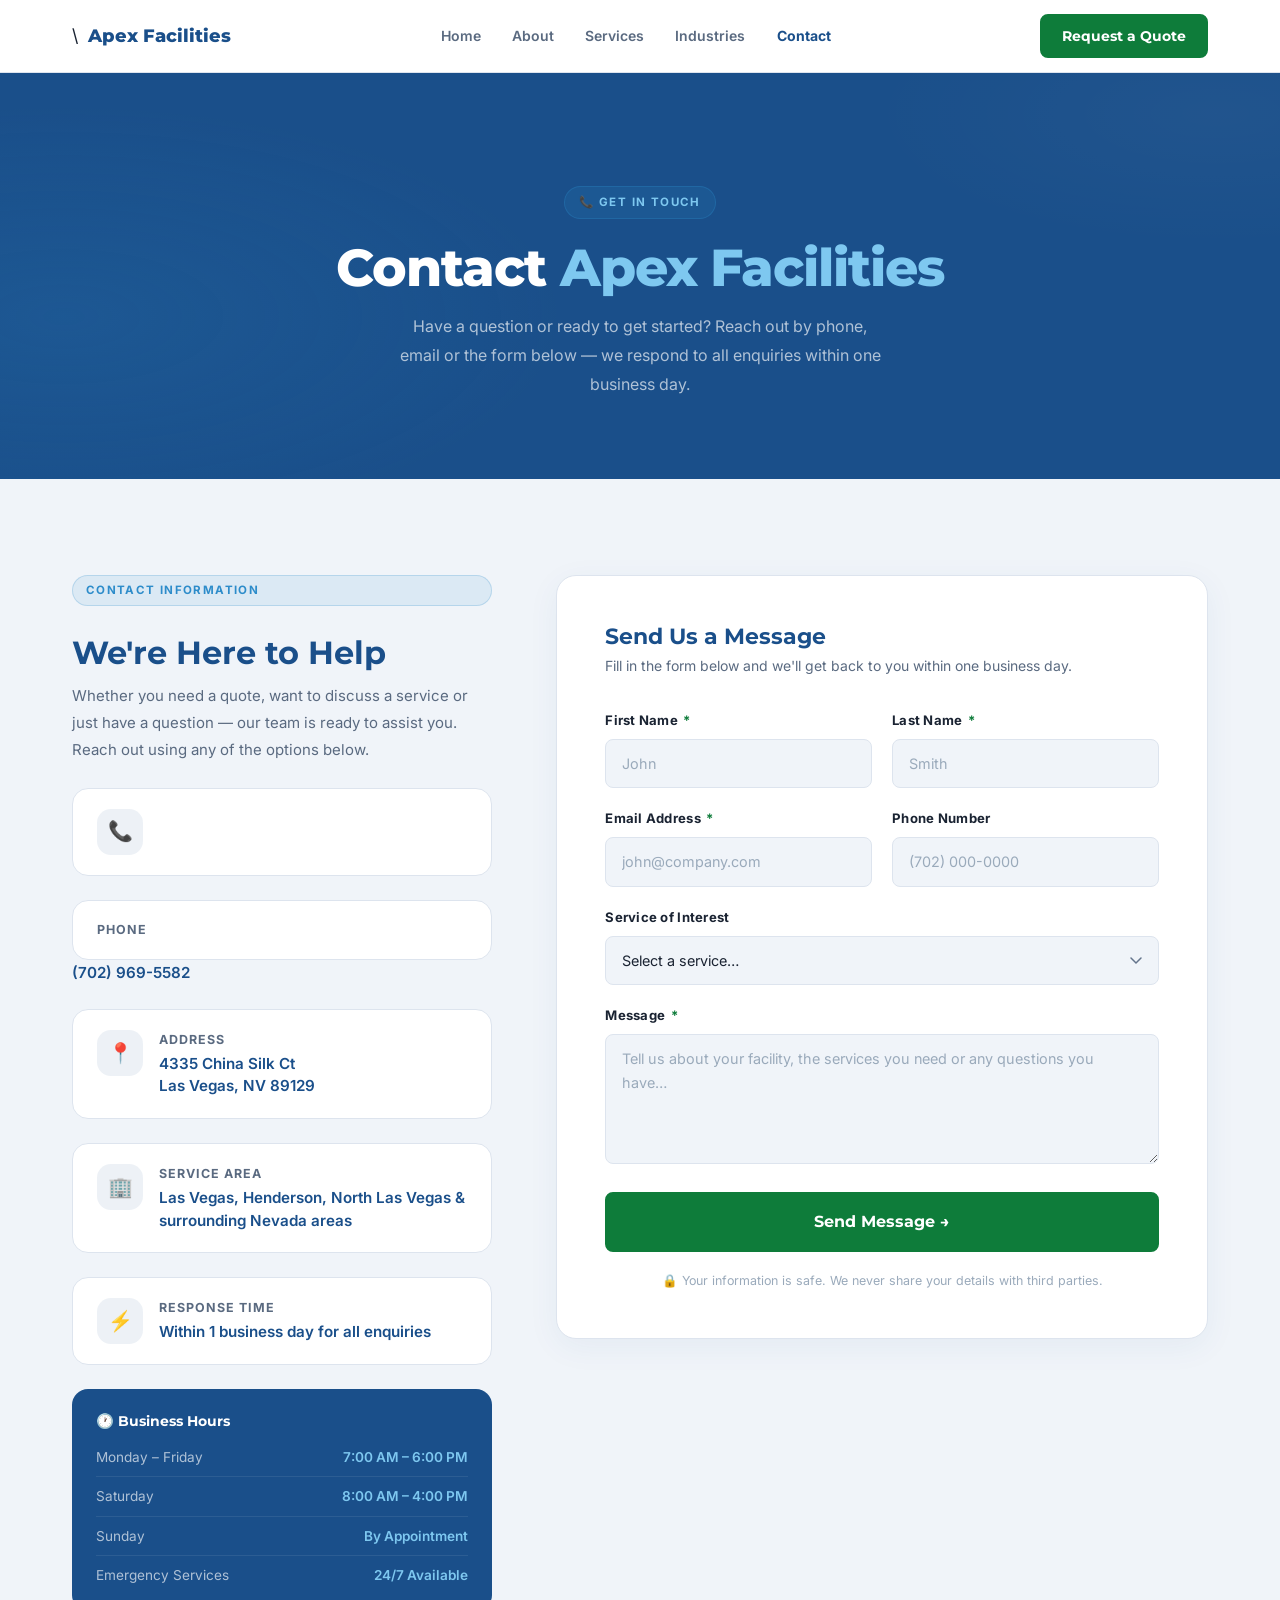
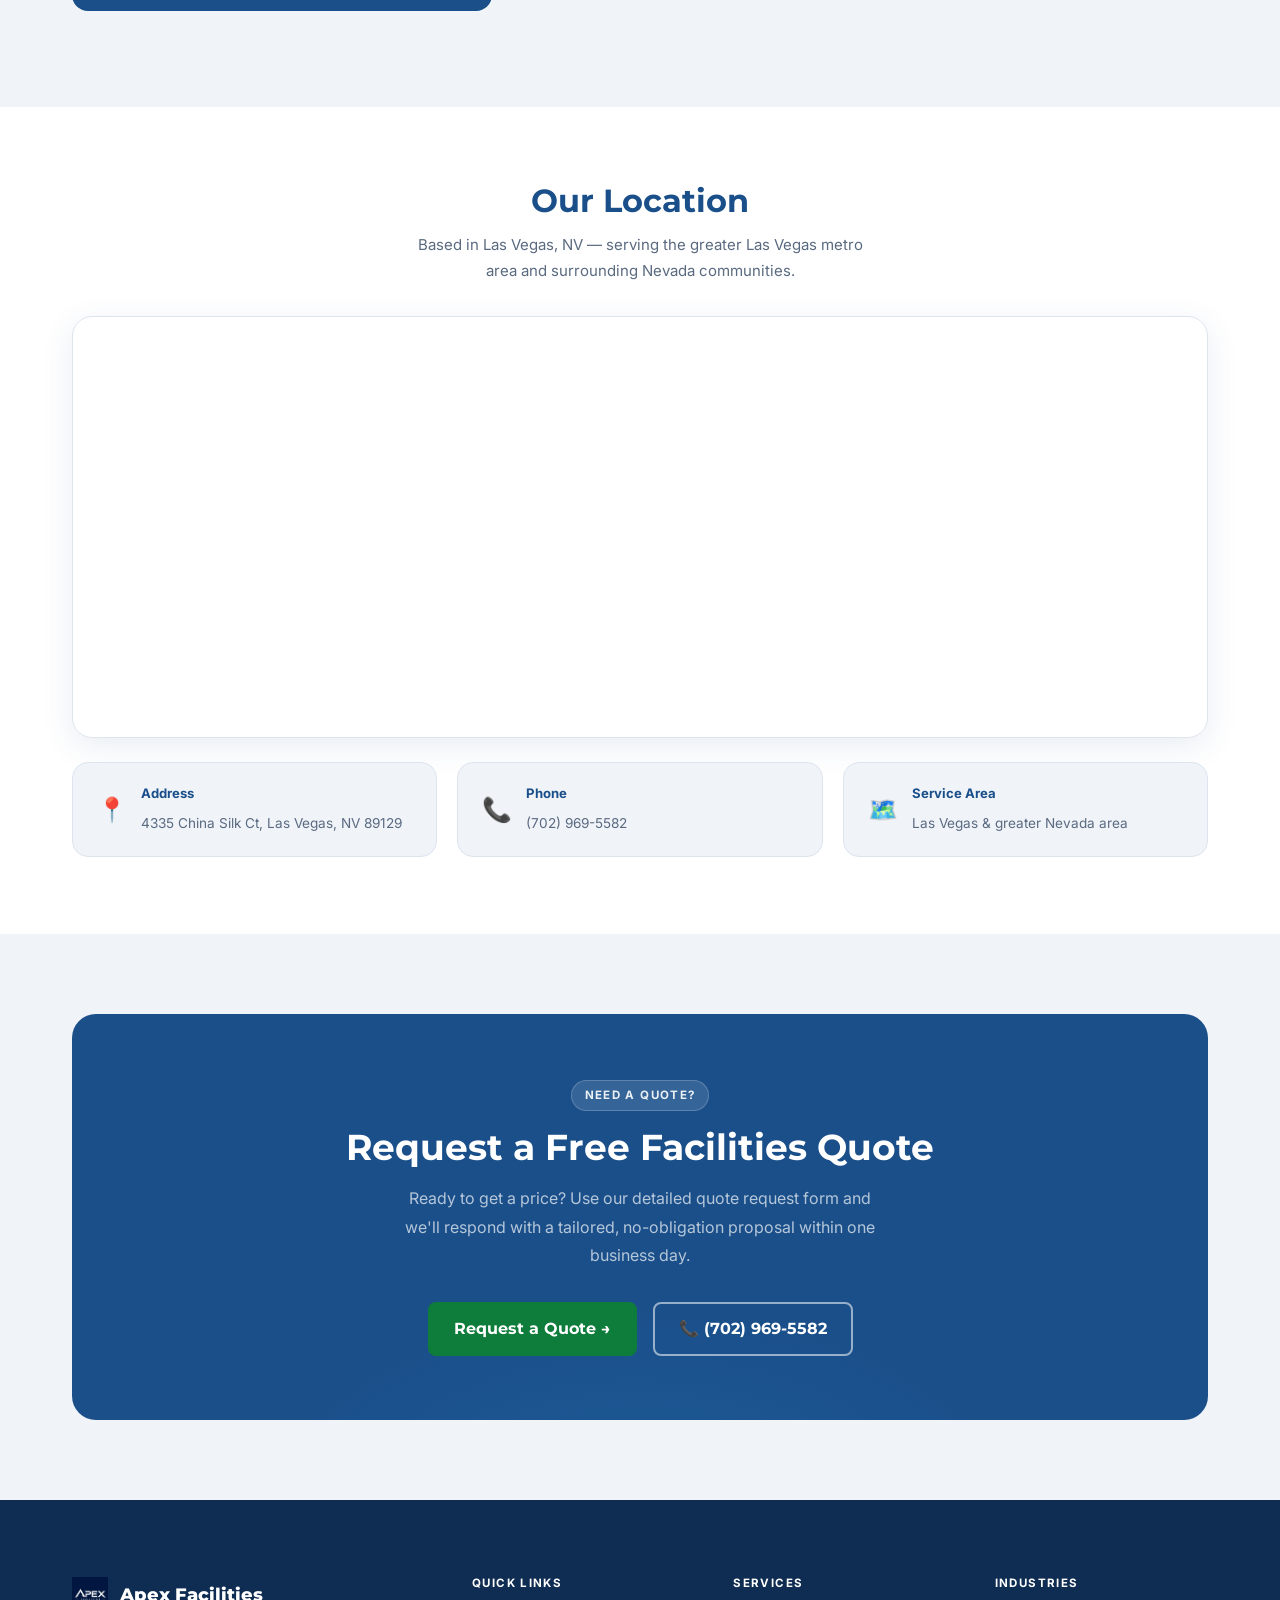
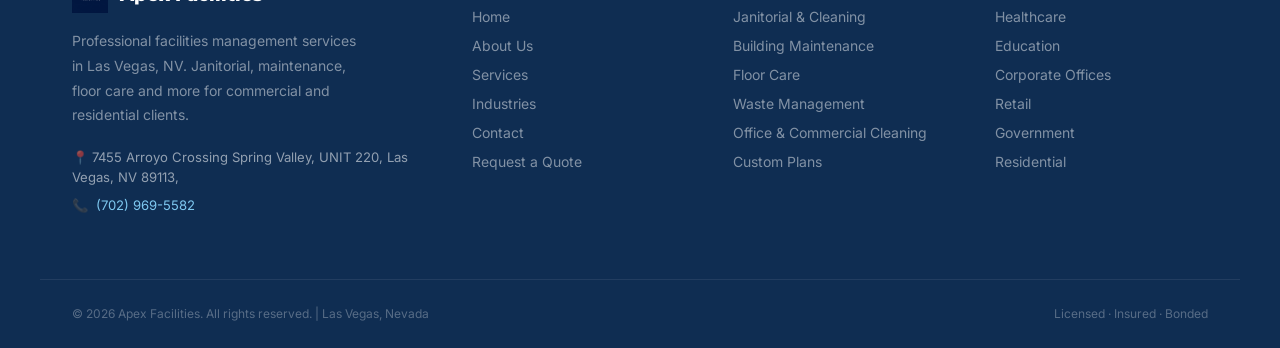
<file: contact.html>
<!doctype html>
<html lang="en">
  <head>
    <meta charset="UTF-8" />
    <meta name="viewport" content="width=device-width, initial-scale=1.0" />
    <link rel="icon" type="image/png" href="./images/logo.png" />
    <title>Contact Us | Apex Facilities — Las Vegas, NV</title>
    <meta
      name="description"
      content="Contact Apex Facilities in Las Vegas, NV. Call (702) 969-5582 or send a message. Professional facilities management for commercial and residential clients."
    />
    <link rel="icon" type="image/png" href="images/logo.png" />
    <link rel="preconnect" href="https://fonts.googleapis.com" />
    <link rel="preconnect" href="https://fonts.gstatic.com" crossorigin />
    <link
      href="https://fonts.googleapis.com/css2?family=Montserrat:wght@400;500;600;700;800&family=Inter:wght@300;400;500;600;700&display=swap"
      rel="stylesheet"
    />
    <link rel="stylesheet" href="css/style.css" />

    <style>
      /* ── PAGE HERO ────────────────────────────── */
      .page-hero {
        background: var(--color-primary);
        padding: clamp(4rem, 10vw, 7rem) 0 clamp(3rem, 7vw, 5rem);
        position: relative;
        overflow: hidden;
        text-align: center;
      }

      .page-hero::before {
        content: "";
        position: absolute;
        inset: 0;
        background:
          radial-gradient(
            ellipse 60% 80% at 5% 60%,
            rgba(45, 140, 202, 0.14) 0%,
            transparent 65%
          ),
          radial-gradient(
            ellipse 50% 60% at 95% 10%,
            rgba(255, 255, 255, 0.03) 0%,
            transparent 55%
          );
        pointer-events: none;
      }

      .page-hero .container {
        position: relative;
        z-index: 1;
      }

      .page-hero-eyebrow {
        display: inline-flex;
        align-items: center;
        gap: 0.5rem;
        font-size: 0.72rem;
        font-weight: 700;
        letter-spacing: 0.12em;
        text-transform: uppercase;
        color: var(--color-accent-light);
        background: rgba(45, 140, 202, 0.15);
        border: 1px solid rgba(45, 140, 202, 0.3);
        padding: 0.35rem 0.9rem;
        border-radius: 9999px;
        margin-bottom: 1.25rem;
      }

      .page-hero h1 {
        font-family: var(--font-display);
        font-size: clamp(2rem, 4.5vw, 3.25rem);
        color: #fff;
        font-weight: 800;
        line-height: 1.1;
        letter-spacing: -0.02em;
        margin-bottom: 1rem;
      }

      .page-hero h1 em {
        font-style: normal;
        color: var(--color-accent-light);
      }

      .page-hero-desc {
        font-size: 1rem;
        color: rgba(255, 255, 255, 0.65);
        line-height: 1.82;
        max-width: 52ch;
        margin-inline: auto;
      }

      /* ── CONTACT SECTION ──────────────────────── */
      .contact-section {
        padding: clamp(3.5rem, 8vw, 6rem) 0;
        background: var(--color-surface);
      }

      .contact-grid {
        display: grid;
        grid-template-columns: 1fr 1.55fr;
        gap: clamp(2rem, 5vw, 4rem);
        align-items: start;
      }

      /* ── CONTACT INFO PANEL ───────────────────── */
      .contact-info {
        display: grid;
        gap: 1.5rem;
      }

      .contact-info-header {
        display: grid;
        gap: 0.75rem;
      }

      .contact-info-header h2 {
        font-family: var(--font-display);
        font-size: clamp(1.4rem, 3vw, 2rem);
        color: var(--color-primary);
        line-height: 1.18;
      }

      .contact-info-header p {
        font-size: 0.9375rem;
        color: var(--color-text-muted);
        line-height: 1.78;
      }

      /* Contact detail cards */
      .contact-detail-card {
        background: #fff;
        border: 1px solid var(--color-border);
        border-radius: 1rem;
        padding: 1.25rem 1.5rem;
        display: flex;
        align-items: flex-start;
        gap: 1rem;
        transition:
          box-shadow 0.22s ease,
          transform 0.22s ease;
        text-decoration: none;
      }

      .contact-detail-card:hover {
        box-shadow: 0 6px 20px rgba(26, 79, 138, 0.1);
        transform: translateY(-2px);
      }

      .contact-detail-icon {
        width: 46px;
        height: 46px;
        border-radius: 0.875rem;
        background: rgba(26, 79, 138, 0.08);
        display: grid;
        place-items: center;
        font-size: 1.25rem;
        flex-shrink: 0;
      }

      .contact-detail-text {
        display: grid;
        gap: 2px;
      }

      .contact-detail-text strong {
        font-size: 0.78rem;
        font-weight: 700;
        color: var(--color-text-muted);
        text-transform: uppercase;
        letter-spacing: 0.08em;
      }

      .contact-detail-text span,
      .contact-detail-text a {
        font-size: 0.95rem;
        font-weight: 600;
        color: var(--color-primary);
        text-decoration: none;
        transition: color 0.2s ease;
        line-height: 1.5;
      }

      .contact-detail-text a:hover {
        color: var(--color-accent);
      }

      /* Hours card */
      .hours-card {
        background: var(--color-primary);
        border-radius: 1rem;
        padding: 1.5rem;
        display: grid;
        gap: 1rem;
      }

      .hours-card h4 {
        font-family: var(--font-display);
        font-size: 0.9rem;
        font-weight: 700;
        color: #fff;
        display: flex;
        align-items: center;
        gap: 0.5rem;
      }

      .hours-list {
        display: grid;
        gap: 0.5rem;
      }

      .hours-row {
        display: flex;
        justify-content: space-between;
        align-items: center;
        font-size: 0.85rem;
        padding-bottom: 0.5rem;
        border-bottom: 1px solid rgba(255, 255, 255, 0.08);
      }

      .hours-row:last-child {
        border-bottom: none;
        padding-bottom: 0;
      }

      .hours-row span:first-child {
        color: rgba(255, 255, 255, 0.65);
      }

      .hours-row span:last-child {
        font-weight: 600;
        color: var(--color-accent-light);
      }

      /* ── CONTACT FORM ─────────────────────────── */
      .contact-form-wrap {
        background: #fff;
        border: 1px solid var(--color-border);
        border-radius: 1.25rem;
        padding: clamp(2rem, 5vw, 3rem);
        box-shadow: 0 8px 32px rgba(26, 79, 138, 0.06);
      }

      .form-header {
        margin-bottom: 2rem;
      }

      .form-header h3 {
        font-family: var(--font-display);
        font-size: 1.35rem;
        font-weight: 700;
        color: var(--color-primary);
        margin-bottom: 0.4rem;
      }

      .form-header p {
        font-size: 0.875rem;
        color: var(--color-text-muted);
        line-height: 1.6;
      }

      .form-grid {
        display: grid;
        grid-template-columns: 1fr 1fr;
        gap: 1.25rem;
      }

      .form-group {
        display: grid;
        gap: 0.45rem;
      }
      .form-group.full {
        grid-column: 1 / -1;
      }

      .form-group label {
        font-size: 0.82rem;
        font-weight: 700;
        color: var(--color-text);
        letter-spacing: 0.02em;
      }

      .form-group label span {
        color: var(--color-cta);
        margin-left: 2px;
      }

      .form-group input,
      .form-group select,
      .form-group textarea {
        width: 100%;
        padding: 0.75rem 1rem;
        border: 1.5px solid var(--color-border);
        border-radius: var(--radius-md);
        font-family: var(--font-body);
        font-size: 0.9rem;
        color: var(--color-text);
        background: var(--color-surface);
        transition:
          border-color 0.2s ease,
          box-shadow 0.2s ease,
          background 0.2s ease;
        outline: none;
        -webkit-appearance: none;
        appearance: none;
      }

      .form-group input:focus,
      .form-group select:focus,
      .form-group textarea:focus {
        border-color: var(--color-accent);
        box-shadow: 0 0 0 3px rgba(45, 140, 202, 0.12);
        background: #fff;
      }

      .form-group input::placeholder,
      .form-group textarea::placeholder {
        color: var(--color-text-faint);
      }

      .form-group select {
        background-image: url("data:image/svg+xml,%3Csvg xmlns='http://www.w3.org/2000/svg' width='12' height='8' viewBox='0 0 12 8'%3E%3Cpath d='M1 1l5 5 5-5' stroke='%2364748b' stroke-width='1.5' fill='none' stroke-linecap='round'/%3E%3C/svg%3E");
        background-repeat: no-repeat;
        background-position: right 1rem center;
        padding-right: 2.5rem;
        cursor: pointer;
      }

      .form-group textarea {
        resize: vertical;
        min-height: 130px;
        line-height: 1.65;
      }

      .form-submit {
        margin-top: 0.5rem;
      }

      .form-submit .btn {
        width: 100%;
        justify-content: center;
        padding: 0.9rem 2rem;
        font-size: 1rem;
      }

      .form-note {
        font-size: 0.78rem;
        color: var(--color-text-faint);
        text-align: center;
        margin-top: 0.75rem;
        line-height: 1.55;
      }

      /* Success message */
      .form-success {
        display: none;
        text-align: center;
        padding: 2.5rem 1.5rem;
      }

      .form-success-icon {
        font-size: 3rem;
        margin-bottom: 1rem;
        line-height: 1;
      }

      .form-success h4 {
        font-family: var(--font-display);
        font-size: 1.25rem;
        font-weight: 700;
        color: var(--color-primary);
        margin-bottom: 0.5rem;
      }

      .form-success p {
        font-size: 0.9rem;
        color: var(--color-text-muted);
        line-height: 1.65;
      }

      /* ── MAP SECTION ──────────────────────────── */
      .map-section {
        padding: clamp(3rem, 6vw, 5rem) 0;
        background: #fff;
      }

      .map-section .section-header {
        text-align: center;
        max-width: 540px;
        margin-inline: auto;
        margin-bottom: 2rem;
      }

      .map-section .section-header h2 {
        font-family: var(--font-display);
        font-size: clamp(1.4rem, 3vw, 2rem);
        color: var(--color-primary);
        margin-bottom: 0.75rem;
      }

      .map-section .section-header p {
        font-size: 0.9375rem;
        color: var(--color-text-muted);
        line-height: 1.72;
      }

      .map-wrap {
        border-radius: 1.25rem;
        overflow: hidden;
        box-shadow: 0 8px 32px rgba(26, 79, 138, 0.1);
        border: 1px solid var(--color-border);
      }

      .map-wrap iframe {
        width: 100%;
        height: 420px;
        display: block;
        border: none;
      }

      /* Map info strip below map */
      .map-info-strip {
        display: grid;
        grid-template-columns: repeat(3, 1fr);
        gap: 1.25rem;
        margin-top: 1.5rem;
      }

      .map-info-card {
        background: var(--color-surface);
        border: 1px solid var(--color-border);
        border-radius: 1rem;
        padding: 1.25rem 1.5rem;
        display: flex;
        align-items: center;
        gap: 0.875rem;
      }

      .map-info-icon {
        font-size: 1.5rem;
        line-height: 1;
        flex-shrink: 0;
      }

      .map-info-text strong {
        display: block;
        font-size: 0.82rem;
        font-weight: 700;
        color: var(--color-primary);
        margin-bottom: 2px;
      }

      .map-info-text span,
      .map-info-text a {
        font-size: 0.85rem;
        color: var(--color-text-muted);
        text-decoration: none;
        transition: color 0.2s ease;
      }

      .map-info-text a:hover {
        color: var(--color-accent);
      }

      /* ── SHARED LABEL ─────────────────────────── */
      .section-label {
        display: inline-block;
        font-size: 0.72rem;
        font-weight: 700;
        letter-spacing: 0.12em;
        text-transform: uppercase;
        color: var(--color-accent);
        background: rgba(45, 140, 202, 0.1);
        border: 1px solid rgba(45, 140, 202, 0.22);
        padding: 0.3rem 0.8rem;
        border-radius: 9999px;
        margin-bottom: 1rem;
      }

      /* ── CTA ──────────────────────────────────── */
      .cta-section {
        padding: clamp(3rem, 7vw, 5rem) 0;
        background: var(--color-surface);
      }

      .cta-box {
        background: var(--color-primary);
        border-radius: 1.5rem;
        padding: clamp(2.5rem, 6vw, 4rem);
        text-align: center;
        position: relative;
        overflow: hidden;
      }

      .cta-box::before {
        content: "";
        position: absolute;
        inset: 0;
        background: radial-gradient(
          ellipse 55% 80% at 50% 120%,
          rgba(45, 140, 202, 0.2) 0%,
          transparent 60%
        );
        pointer-events: none;
      }

      .cta-box > * {
        position: relative;
        z-index: 1;
      }

      .cta-box .section-label {
        background: rgba(255, 255, 255, 0.12);
        border-color: rgba(255, 255, 255, 0.2);
        color: rgba(255, 255, 255, 0.9);
        display: inline-block;
        margin-bottom: 1rem;
      }

      .cta-box h2 {
        font-family: var(--font-display);
        font-size: clamp(1.5rem, 3vw, 2.25rem);
        color: #fff;
        margin-bottom: 1rem;
      }

      .cta-box p {
        font-size: 1rem;
        color: rgba(255, 255, 255, 0.68);
        max-width: 52ch;
        margin-inline: auto;
        margin-bottom: 2rem;
        line-height: 1.78;
      }

      .cta-btns {
        display: flex;
        flex-wrap: wrap;
        gap: 1rem;
        justify-content: center;
      }

      /* ── FOOTER ───────────────────────────────── */
      .footer {
        background: var(--color-primary-deeper);
        padding-top: clamp(3rem, 6vw, 5rem);
      }

      .footer-grid {
        display: grid;
        grid-template-columns: 1.65fr repeat(3, 1fr);
        gap: clamp(1.5rem, 4vw, 3rem);
        padding-bottom: clamp(2.5rem, 5vw, 4rem);
        border-bottom: 1px solid rgba(255, 255, 255, 0.08);
      }

      .footer-brand {
        display: grid;
        gap: 1rem;
        align-content: start;
      }

      .footer-logo {
        display: flex;
        align-items: center;
        gap: 0.75rem;
      }

      .footer-logo img {
        height: 36px;
        width: auto;
        object-fit: contain;
      }

      .footer-logo-text {
        font-family: var(--font-display);
        font-size: 1.1rem;
        font-weight: 800;
        color: #fff;
      }

      .footer-brand p {
        font-size: 0.875rem;
        color: rgba(255, 255, 255, 0.48);
        line-height: 1.78;
        max-width: 34ch;
      }

      .footer-contact-item {
        display: flex;
        align-items: flex-start;
        gap: 0.5rem;
        font-size: 0.82rem;
        color: rgba(255, 255, 255, 0.55);
        line-height: 1.5;
      }

      .footer-contact-item a {
        color: var(--color-accent-light);
        transition: color 0.2s ease;
      }

      .footer-contact-item a:hover {
        color: #fff;
      }

      .footer-col {
        display: grid;
        gap: 1rem;
        align-content: start;
      }

      .footer-col h4 {
        font-size: 0.72rem;
        font-weight: 700;
        color: #fff;
        letter-spacing: 0.12em;
        text-transform: uppercase;
      }

      .footer-col ul {
        display: grid;
        gap: 0.5rem;
      }

      .footer-col li,
      .footer-col a {
        font-size: 0.875rem;
        color: rgba(255, 255, 255, 0.48);
        transition: color 0.2s ease;
        line-height: 1.5;
        text-decoration: none;
      }

      .footer-col a:hover {
        color: var(--color-accent-light);
      }

      .footer-bottom {
        display: flex;
        align-items: center;
        justify-content: space-between;
        flex-wrap: wrap;
        gap: 0.75rem;
        padding-block: 1.5rem;
      }

      .footer-bottom p {
        font-size: 0.75rem;
        color: rgba(255, 255, 255, 0.3);
      }

      /* ── RESPONSIVE ───────────────────────────── */
      @media (max-width: 1024px) {
        .contact-grid {
          grid-template-columns: 1fr;
        }
        .map-info-strip {
          grid-template-columns: 1fr 1fr;
        }
        .footer-grid {
          grid-template-columns: 1fr 1fr;
        }
        .footer-brand {
          grid-column: 1 / -1;
        }
      }

      @media (max-width: 640px) {
        .form-grid {
          grid-template-columns: 1fr;
        }
        .form-group.full {
          grid-column: auto;
        }
        .map-info-strip {
          grid-template-columns: 1fr;
        }
        .footer-grid {
          grid-template-columns: 1fr;
        }
        .footer-brand {
          grid-column: auto;
        }
        .footer-bottom {
          flex-direction: column;
          text-align: center;
        }
        .cta-btns {
          flex-direction: column;
          align-items: center;
        }
        .cta-btns .btn {
          width: 100%;
          max-width: 320px;
          justify-content: center;
        }
        .map-wrap iframe {
          height: 300px;
        }
      }
    </style>
  </head>
  <body>
    <!-- HEADER -->
    <header class="header">
      <div class="container">
        <nav class="navbar">
          <div class="logo">
            \
            <span class="logo-text">Apex Facilities</span>
          </div>
          <ul class="nav-links" id="nav-links">
            <li><a href="index.html">Home</a></li>
            <li><a href="about.html">About</a></li>
            <li><a href="services.html">Services</a></li>
            <li><a href="industries.html">Industries</a></li>
            <li><a href="contact.html" class="active">Contact</a></li>
          </ul>
          <a href="quote.html" class="btn btn-cta nav-cta">Request a Quote</a>
          <button
            class="hamburger"
            id="hamburger"
            aria-label="Toggle menu"
            aria-expanded="false"
          >
            <span></span><span></span><span></span>
          </button>
        </nav>
      </div>
    </header>

    <!-- ═══════════════════════════════════
         PAGE HERO
         ═══════════════════════════════════ -->
    <section class="page-hero">
      <div class="container">
        <span class="page-hero-eyebrow">📞 Get in Touch</span>
        <h1>Contact <em>Apex Facilities</em></h1>
        <p class="page-hero-desc">
          Have a question or ready to get started? Reach out by phone, email or
          the form below — we respond to all enquiries within one business day.
        </p>
      </div>
    </section>

    <!-- ═══════════════════════════════════
         CONTACT SECTION
         ═══════════════════════════════════ -->
    <section class="contact-section">
      <div class="container">
        <div class="contact-grid">
          <!-- LEFT — Contact info -->
          <div class="contact-info">
            <div class="contact-info-header">
              <span class="section-label">Contact Information</span>
              <h2>We're Here to Help</h2>
              <p>
                Whether you need a quote, want to discuss a service or just have
                a question — our team is ready to assist you. Reach out using
                any of the options below.
              </p>
            </div>

            <a href="tel:+17029695582" class="contact-detail-card">
              <div class="contact-detail-icon">📞</div>
              <div class="contact-detail-text">
                <strong>Phone</strong>
                <a href="tel:+17029695582">(702) 969-5582</a>
              </div>
            </a>

            <div class="contact-detail-card">
              <div class="contact-detail-icon">📍</div>
              <div class="contact-detail-text">
                <strong>Address</strong>
                <span>4335 China Silk Ct<br />Las Vegas, NV 89129</span>
              </div>
            </div>

            <div class="contact-detail-card">
              <div class="contact-detail-icon">🏢</div>
              <div class="contact-detail-text">
                <strong>Service Area</strong>
                <span
                  >Las Vegas, Henderson, North Las Vegas &amp; surrounding
                  Nevada areas</span
                >
              </div>
            </div>

            <div class="contact-detail-card">
              <div class="contact-detail-icon">⚡</div>
              <div class="contact-detail-text">
                <strong>Response Time</strong>
                <span>Within 1 business day for all enquiries</span>
              </div>
            </div>

            <!-- Business hours -->
            <div class="hours-card">
              <h4>🕐 Business Hours</h4>
              <div class="hours-list">
                <div class="hours-row">
                  <span>Monday – Friday</span>
                  <span>7:00 AM – 6:00 PM</span>
                </div>
                <div class="hours-row">
                  <span>Saturday</span>
                  <span>8:00 AM – 4:00 PM</span>
                </div>
                <div class="hours-row">
                  <span>Sunday</span>
                  <span>By Appointment</span>
                </div>
                <div class="hours-row">
                  <span>Emergency Services</span>
                  <span>24/7 Available</span>
                </div>
              </div>
            </div>
          </div>

          <!-- RIGHT — Contact form -->
          <div class="contact-form-wrap">
            <div class="form-header">
              <h3>Send Us a Message</h3>
              <p>
                Fill in the form below and we'll get back to you within one
                business day.
              </p>
            </div>

            <form
              id="contact-form"
              action="https://formsubmit.co/zachary@apexfacilities.org"
              method="POST"
            >
              <!-- FormSubmit config -->
              <input type="hidden" name="_captcha" value="false" />
              <input
                type="hidden"
                name="_subject"
                value="New Contact Message — Apex Facilities"
              />
              <input
                type="hidden"
                name="_next"
                value="contact.html?sent=true"
              />
              <input type="text" name="_honey" style="display: none" />

              <div class="form-grid">
                <div class="form-group">
                  <label for="first-name">First Name <span>*</span></label>
                  <input
                    type="text"
                    id="first-name"
                    name="first_name"
                    placeholder="John"
                    required
                    autocomplete="given-name"
                  />
                </div>

                <div class="form-group">
                  <label for="last-name">Last Name <span>*</span></label>
                  <input
                    type="text"
                    id="last-name"
                    name="last_name"
                    placeholder="Smith"
                    required
                    autocomplete="family-name"
                  />
                </div>

                <div class="form-group">
                  <label for="email">Email Address <span>*</span></label>
                  <input
                    type="email"
                    id="email"
                    name="email"
                    placeholder="john@company.com"
                    required
                    autocomplete="email"
                  />
                </div>

                <div class="form-group">
                  <label for="phone">Phone Number</label>
                  <input
                    type="tel"
                    id="phone"
                    name="phone"
                    placeholder="(702) 000-0000"
                    autocomplete="tel"
                  />
                </div>

                <div class="form-group full">
                  <label for="service">Service of Interest</label>
                  <select id="service" name="service">
                    <option value="" disabled selected>
                      Select a service…
                    </option>
                    <option>Janitorial &amp; Cleaning Services</option>
                    <option>Building Maintenance</option>
                    <option>Floor Care</option>
                    <option>Waste Management</option>
                    <option>Office &amp; Commercial Cleaning</option>
                    <option>Custom Facility Plan</option>
                    <option>General Enquiry</option>
                  </select>
                </div>

                <div class="form-group full">
                  <label for="message">Message <span>*</span></label>
                  <textarea
                    id="message"
                    name="message"
                    placeholder="Tell us about your facility, the services you need or any questions you have…"
                    required
                  ></textarea>
                </div>

                <div class="form-group full form-submit">
                  <button type="submit" id="submit-btn" class="btn btn-cta">
                    Send Message →
                  </button>
                  <p class="form-note">
                    🔒 Your information is safe. We never share your details
                    with third parties.
                  </p>
                </div>
              </div>
            </form>

            <!-- Success message (shown via JS after back-navigation) -->
            <div class="form-success" id="form-success">
              <div class="form-success-icon">✅</div>
              <h4>Message Sent!</h4>
              <p>
                Thank you for reaching out to Apex Facilities. We've received
                your message and will get back to you within one business day.
              </p>
            </div>
          </div>
        </div>
      </div>
    </section>

    <!-- ═══════════════════════════════════
         MAP SECTION
         ═══════════════════════════════════ -->
    <section class="map-section">
      <div class="container">
        <div class="section-header">
          <h2>Our Location</h2>
          <p>
            Based in Las Vegas, NV — serving the greater Las Vegas metro area
            and surrounding Nevada communities.
          </p>
        </div>

        <div class="map-wrap">
          <iframe
            src="https://www.google.com/maps/embed?pb=!1m18!1m12!1m3!1d3218.123!2d-115.2398!3d36.2254!2m3!1f0!2f0!3f0!3m2!1i1024!2i768!4f13.1!3m3!1m2!1s0x80c8e9b0f0f0f0f0%3A0x0!2s4335+China+Silk+Ct%2C+Las+Vegas%2C+NV+89129!5e0!3m2!1sen!2sus!4v1700000000000"
            allowfullscreen=""
            loading="lazy"
            referrerpolicy="no-referrer-when-downgrade"
            title="Apex Facilities location map"
          ></iframe>
        </div>

        <div class="map-info-strip">
          <div class="map-info-card">
            <div class="map-info-icon">📍</div>
            <div class="map-info-text">
              <strong>Address</strong>
              <span>4335 China Silk Ct, Las Vegas, NV 89129</span>
            </div>
          </div>
          <div class="map-info-card">
            <div class="map-info-icon">📞</div>
            <div class="map-info-text">
              <strong>Phone</strong>
              <a href="tel:+17029695582">(702) 969-5582</a>
            </div>
          </div>
          <div class="map-info-card">
            <div class="map-info-icon">🗺️</div>
            <div class="map-info-text">
              <strong>Service Area</strong>
              <span>Las Vegas &amp; greater Nevada area</span>
            </div>
          </div>
        </div>
      </div>
    </section>

    <!-- ═══════════════════════════════════
         CTA
         ═══════════════════════════════════ -->
    <section class="cta-section">
      <div class="container">
        <div class="cta-box">
          <span class="section-label">Need a Quote?</span>
          <h2>Request a Free Facilities Quote</h2>
          <p>
            Ready to get a price? Use our detailed quote request form and we'll
            respond with a tailored, no-obligation proposal within one business
            day.
          </p>
          <div class="cta-btns">
            <a href="quote.html" class="btn btn-cta">Request a Quote →</a>
            <a href="tel:+17029695582" class="btn btn-outline-light"
              >📞 (702) 969-5582</a
            >
          </div>
        </div>
      </div>
    </section>

    <!-- FOOTER -->
    <footer class="footer">
      <div class="container footer-grid">
        <div class="footer-brand">
          <div class="footer-logo">
            <img src="images/logo.png" alt="Apex Facilities" />
            <span class="footer-logo-text">Apex Facilities</span>
          </div>
          <p>
            Professional facilities management services in Las Vegas, NV.
            Janitorial, maintenance, floor care and more for commercial and
            residential clients.
          </p>
          <div style="display: grid; gap: 0.5rem; margin-top: 0.25rem">
            <div class="footer-contact-item">
              📍 7455 Arroyo Crossing Spring Valley, UNIT 220, Las Vegas, NV
              89113,
            </div>
            <div class="footer-contact-item">
              📞 <a href="tel:+17029695582">(702) 969-5582</a>
            </div>
          </div>
        </div>

        <div class="footer-col">
          <h4>Quick Links</h4>
          <ul>
            <li><a href="index.html">Home</a></li>
            <li><a href="about.html">About Us</a></li>
            <li><a href="services.html">Services</a></li>
            <li><a href="industries.html">Industries</a></li>
            <li><a href="contact.html">Contact</a></li>
            <li><a href="quote.html">Request a Quote</a></li>
          </ul>
        </div>

        <div class="footer-col">
          <h4>Services</h4>
          <ul>
            <li><a href="services.html">Janitorial &amp; Cleaning</a></li>
            <li><a href="services.html">Building Maintenance</a></li>
            <li><a href="services.html">Floor Care</a></li>
            <li><a href="services.html">Waste Management</a></li>
            <li>
              <a href="services.html">Office &amp; Commercial Cleaning</a>
            </li>
            <li><a href="quote.html">Custom Plans</a></li>
          </ul>
        </div>

        <div class="footer-col">
          <h4>Industries</h4>
          <ul>
            <li><a href="industries.html">Healthcare</a></li>
            <li><a href="industries.html">Education</a></li>
            <li><a href="industries.html">Corporate Offices</a></li>
            <li><a href="industries.html">Retail</a></li>
            <li><a href="industries.html">Government</a></li>
            <li><a href="industries.html">Residential</a></li>
          </ul>
        </div>
      </div>
      <div class="container footer-bottom">
        <p>© 2026 Apex Facilities. All rights reserved. | Las Vegas, Nevada</p>
        <p>Licensed · Insured · Bonded</p>
      </div>
    </footer>

    <script src="js/main.js"></script>
    <script>
      /* Show success message if redirected back after FormSubmit */
      (function () {
        if (window.location.search.includes("sent=true")) {
          var form = document.getElementById("contact-form");
          var success = document.getElementById("form-success");
          if (form && success) {
            form.style.display = "none";
            success.style.display = "block";
          }
        }
      })();
    </script>
  </body>
</html>
</file>
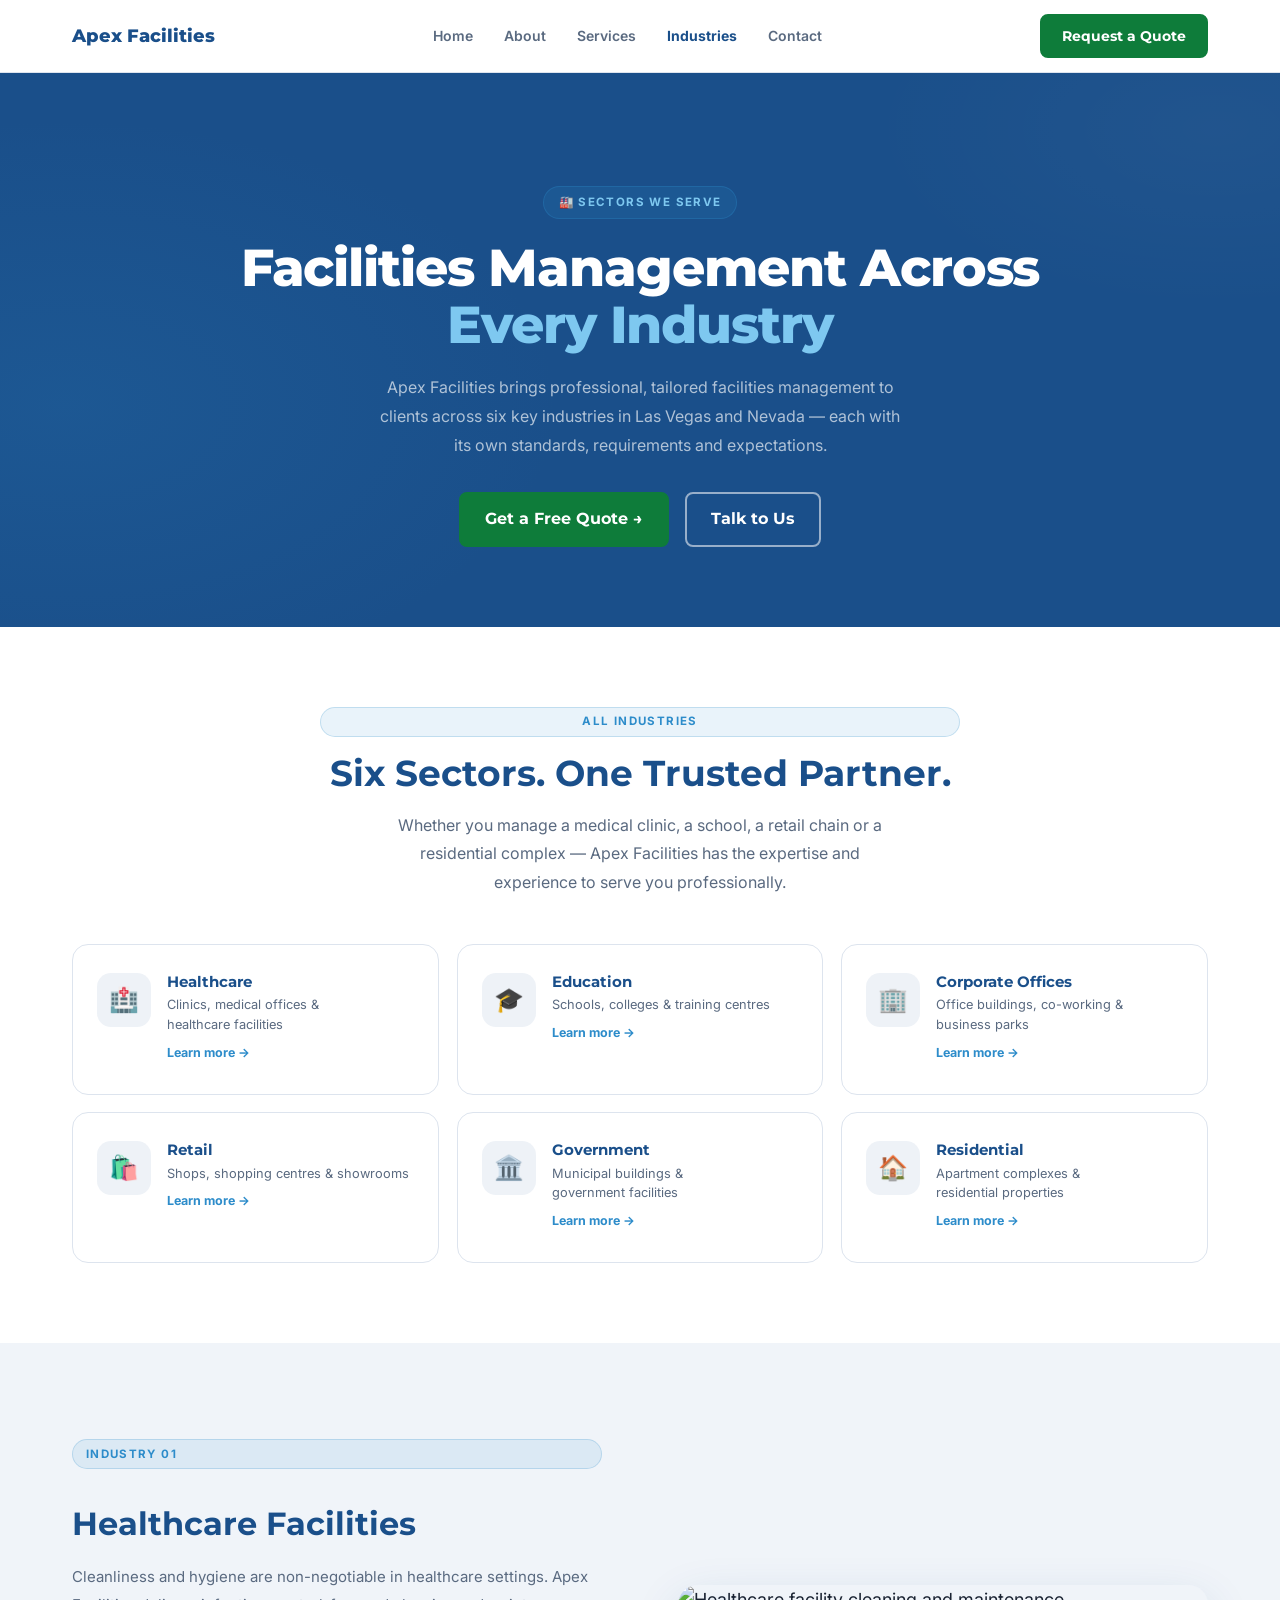
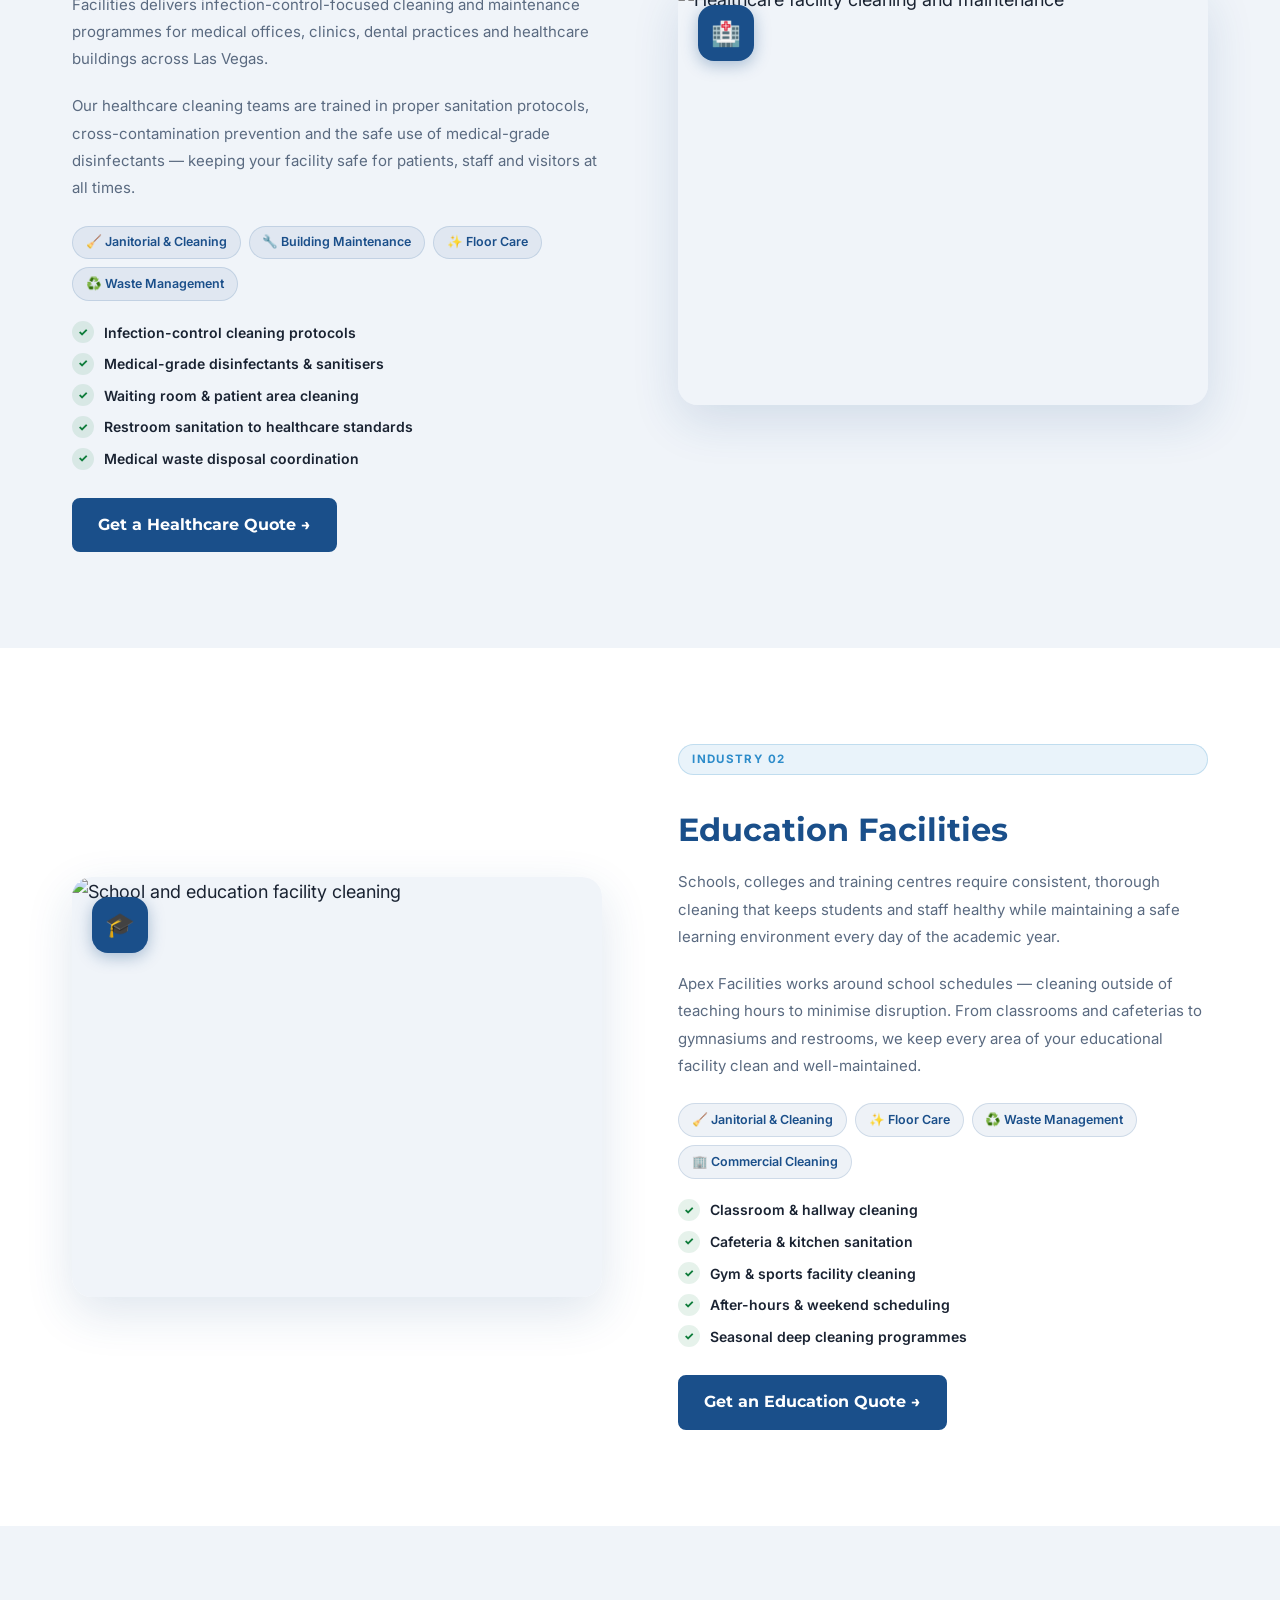
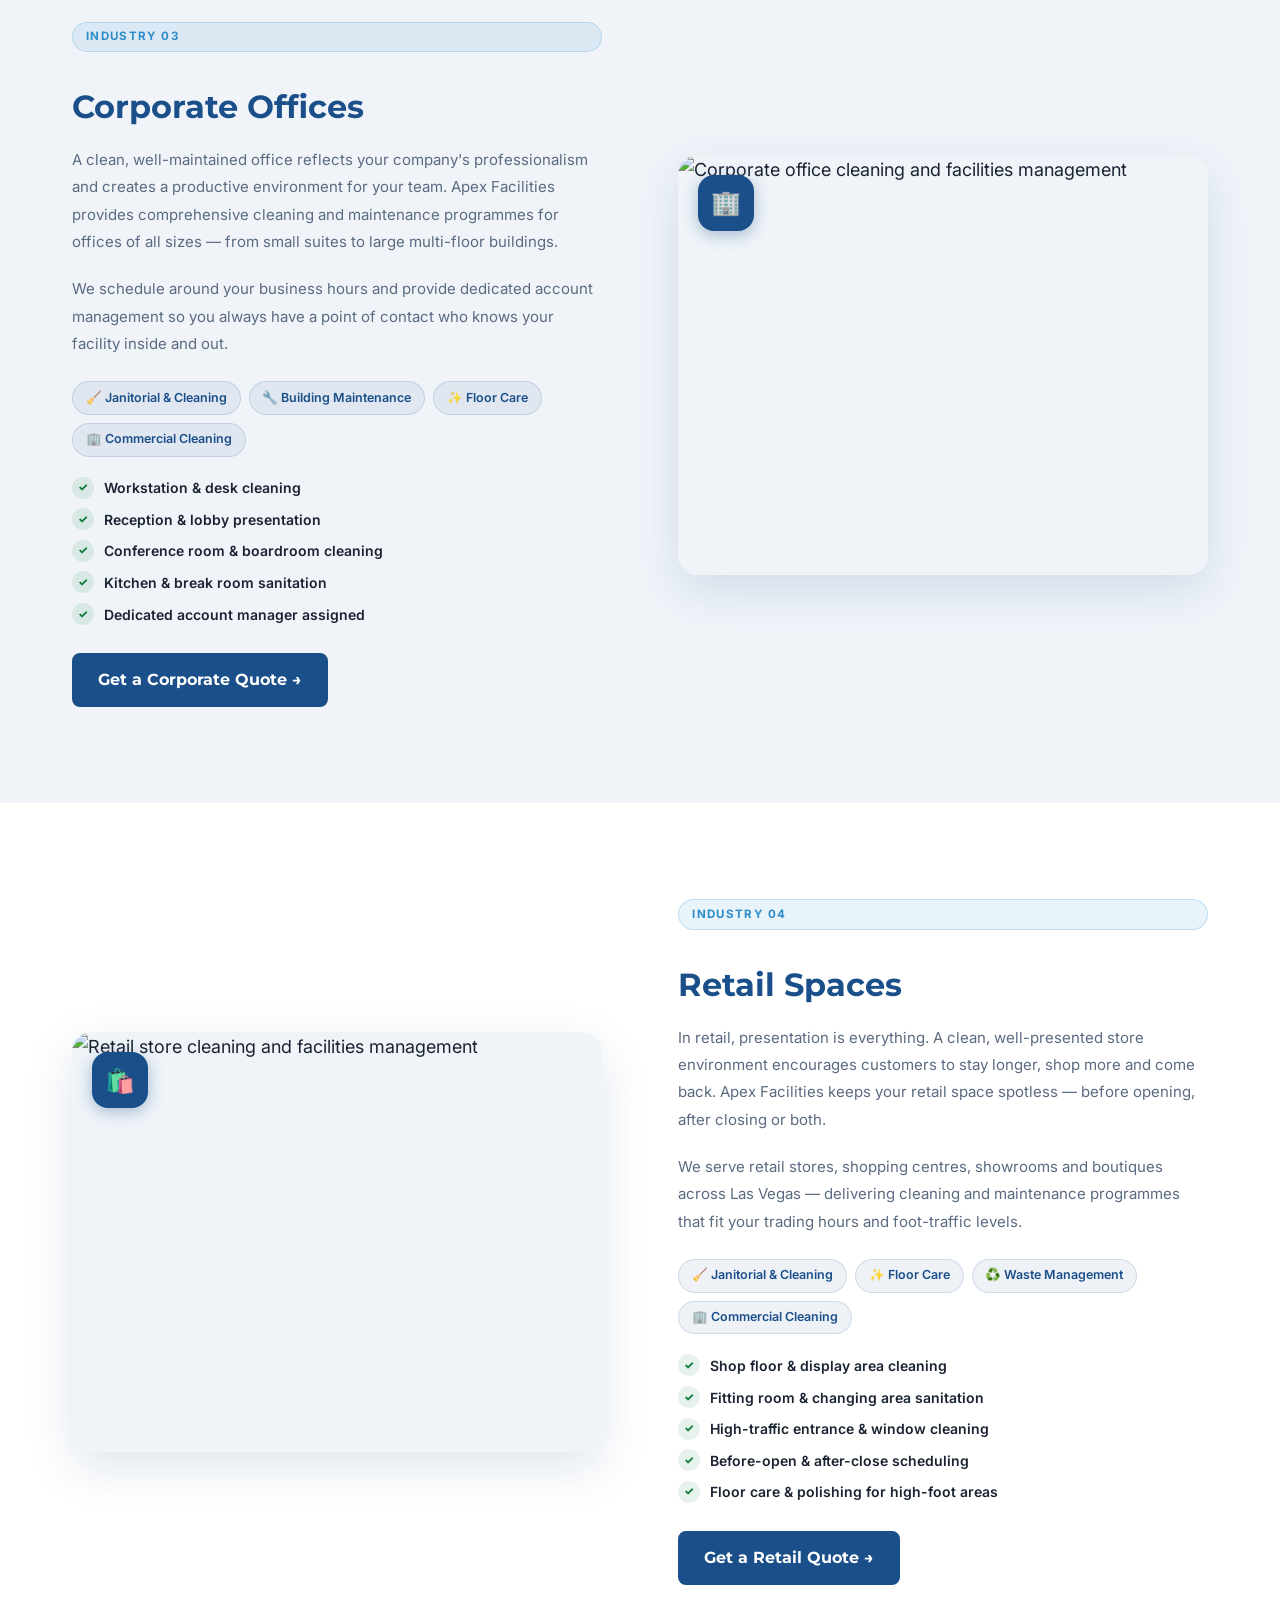
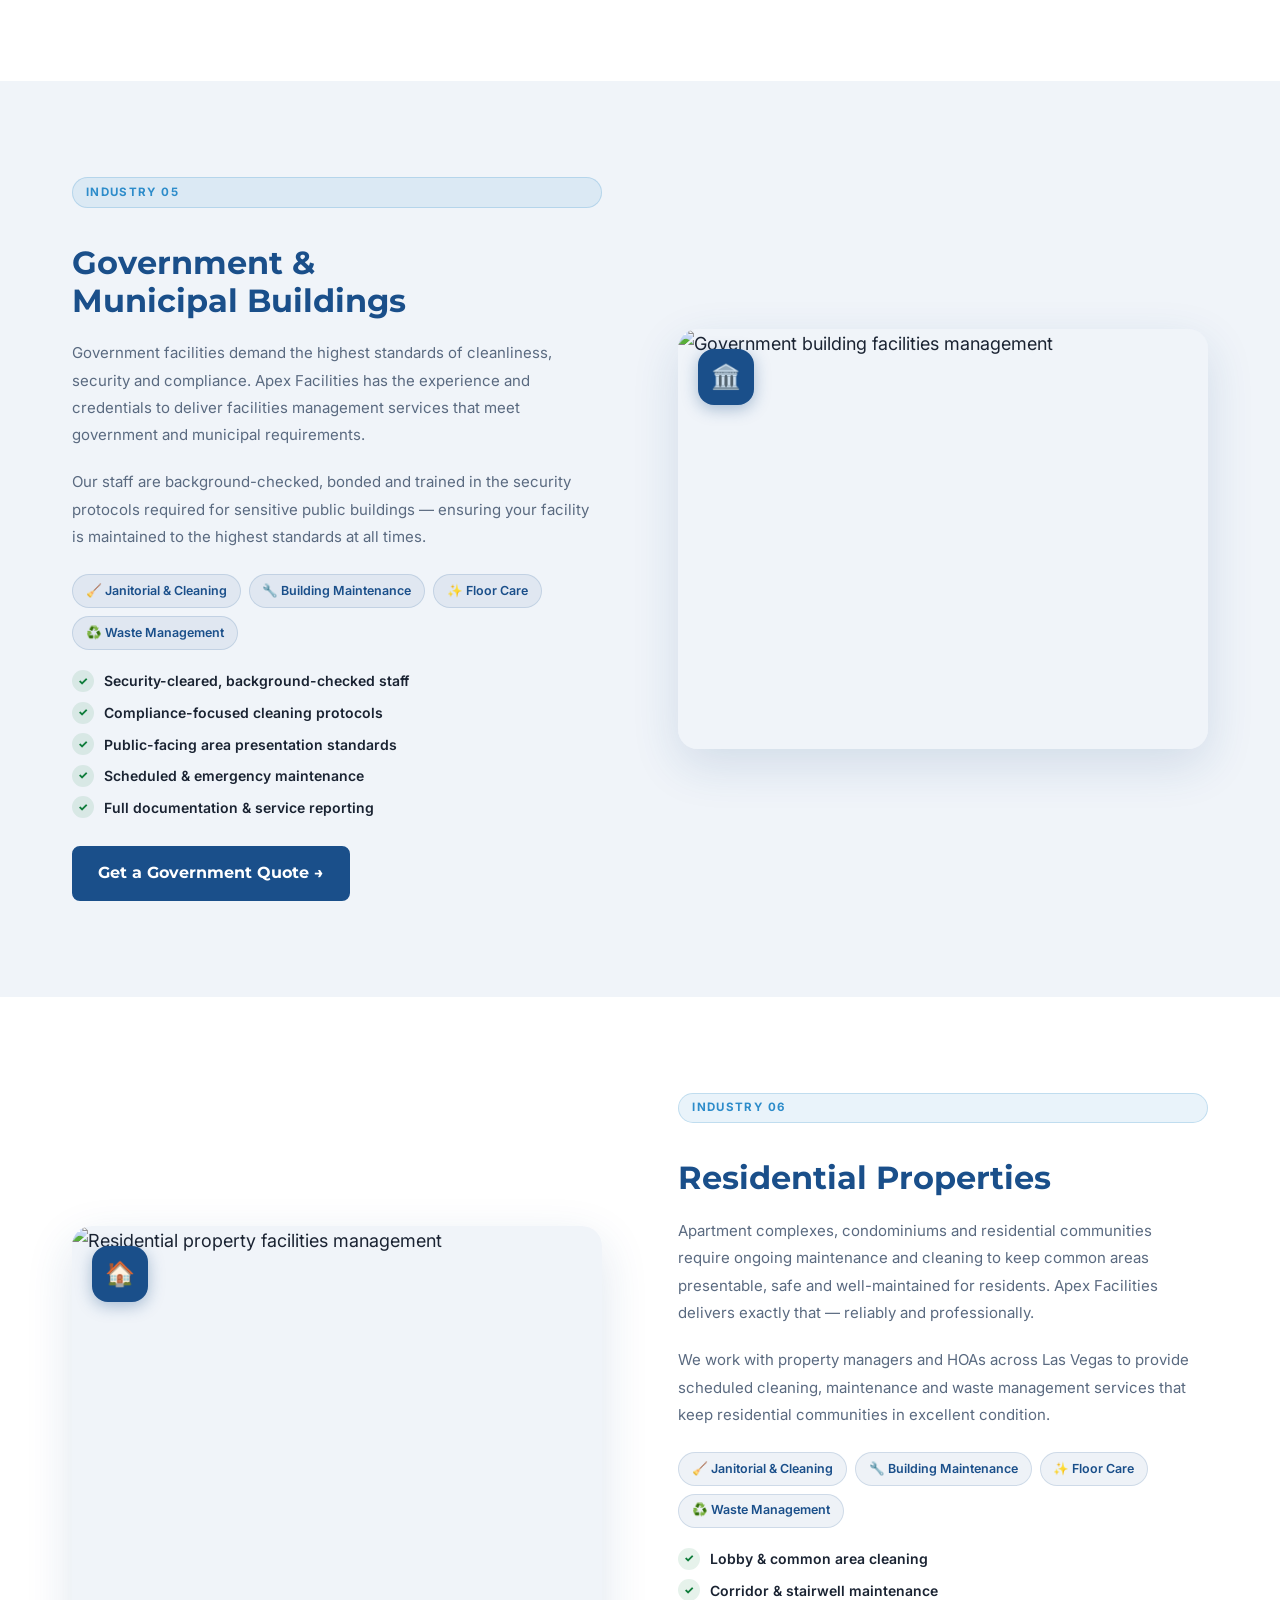
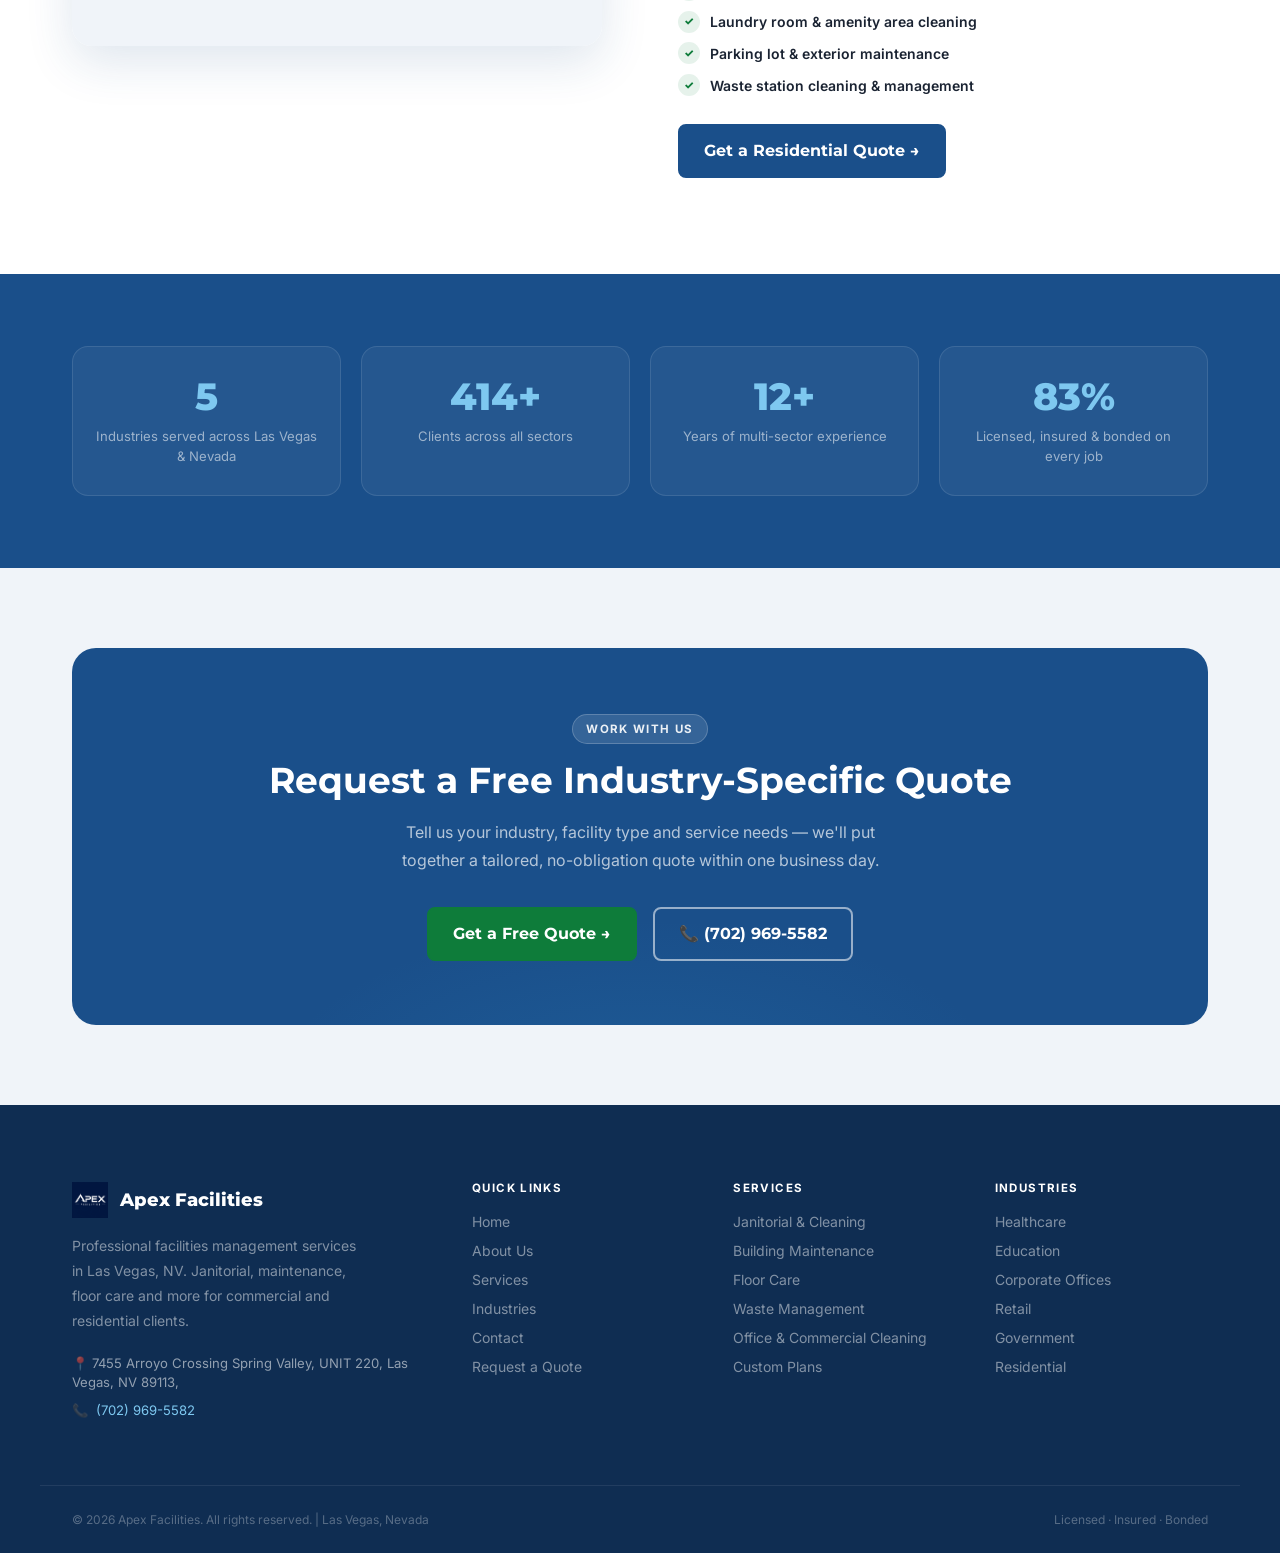
<file: industries.html>
<!doctype html>
<html lang="en">
  <head>
    <meta charset="UTF-8" />
    <meta name="viewport" content="width=device-width, initial-scale=1.0" />
    <title>Industries We Serve | Apex Facilities — Las Vegas, NV</title>
    <meta
      name="description"
      content="Apex Facilities serves healthcare, education, corporate, retail, government and residential sectors across Las Vegas and Nevada with professional facilities management."
    />
    <link rel="icon" type="image/png" href="images/logo.png" />
    <link rel="preconnect" href="https://fonts.googleapis.com" />
    <link rel="preconnect" href="https://fonts.gstatic.com" crossorigin />
    <link
      href="https://fonts.googleapis.com/css2?family=Montserrat:wght@400;500;600;700;800&family=Inter:wght@300;400;500;600;700&display=swap"
      rel="stylesheet"
    />
    <link rel="stylesheet" href="css/style.css" />

    <style>
      /* ── PAGE HERO ────────────────────────────── */
      .page-hero {
        background: var(--color-primary);
        padding: clamp(4rem, 10vw, 7rem) 0 clamp(3rem, 7vw, 5rem);
        position: relative;
        overflow: hidden;
        text-align: center;
      }

      .page-hero::before {
        content: "";
        position: absolute;
        inset: 0;
        background:
          radial-gradient(
            ellipse 60% 80% at 5% 60%,
            rgba(45, 140, 202, 0.14) 0%,
            transparent 65%
          ),
          radial-gradient(
            ellipse 50% 60% at 95% 10%,
            rgba(255, 255, 255, 0.03) 0%,
            transparent 55%
          );
        pointer-events: none;
      }

      .page-hero .container {
        position: relative;
        z-index: 1;
      }

      .page-hero-eyebrow {
        display: inline-flex;
        align-items: center;
        gap: 0.5rem;
        font-size: 0.72rem;
        font-weight: 700;
        letter-spacing: 0.12em;
        text-transform: uppercase;
        color: var(--color-accent-light);
        background: rgba(45, 140, 202, 0.15);
        border: 1px solid rgba(45, 140, 202, 0.3);
        padding: 0.35rem 0.9rem;
        border-radius: 9999px;
        margin-bottom: 1.25rem;
      }

      .page-hero h1 {
        font-family: var(--font-display);
        font-size: clamp(2rem, 4.5vw, 3.25rem);
        color: #fff;
        font-weight: 800;
        line-height: 1.1;
        letter-spacing: -0.02em;
        margin-bottom: 1.25rem;
      }

      .page-hero h1 em {
        font-style: normal;
        color: var(--color-accent-light);
      }

      .page-hero-desc {
        font-size: 1rem;
        color: rgba(255, 255, 255, 0.65);
        line-height: 1.82;
        max-width: 54ch;
        margin-inline: auto;
        margin-bottom: 2rem;
      }

      .page-hero-btns {
        display: flex;
        flex-wrap: wrap;
        gap: 1rem;
        justify-content: center;
      }

      /* ── INDUSTRY DETAIL SECTIONS ─────────────── */
      .industry-detail {
        padding: clamp(3.5rem, 8vw, 6rem) 0;
        position: relative;
      }

      .industry-detail:nth-child(even) {
        background: var(--color-surface);
      }

      .industry-detail-grid {
        display: grid;
        grid-template-columns: 1fr 1fr;
        gap: clamp(2.5rem, 6vw, 5rem);
        align-items: center;
      }

      .industry-detail:nth-child(even) .industry-detail-grid {
        direction: rtl;
      }

      .industry-detail:nth-child(even) .industry-detail-content,
      .industry-detail:nth-child(even) .industry-img-wrap {
        direction: ltr;
      }

      .industry-img-wrap {
        border-radius: 1.25rem;
        overflow: hidden;
        box-shadow: 0 16px 48px rgba(26, 79, 138, 0.14);
        position: relative;
      }

      .industry-img {
        width: 100%;
        height: 420px;
        object-fit: cover;
        display: block;
        transition: transform 0.55s ease;
      }

      .industry-img-wrap:hover .industry-img {
        transform: scale(1.03);
      }

      /* Industry icon badge on image */
      .industry-img-badge {
        position: absolute;
        top: 1.25rem;
        left: 1.25rem;
        background: var(--color-primary);
        color: #fff;
        width: 56px;
        height: 56px;
        border-radius: 1rem;
        display: grid;
        place-items: center;
        font-size: 1.5rem;
        box-shadow: 0 4px 16px rgba(26, 79, 138, 0.35);
      }

      .industry-detail-content {
        display: grid;
        gap: 1.25rem;
      }

      .industry-detail-content h2 {
        font-family: var(--font-display);
        font-size: clamp(1.4rem, 3vw, 2rem);
        color: var(--color-primary);
        line-height: 1.18;
      }

      .industry-detail-content p {
        font-size: 0.9375rem;
        color: var(--color-text-muted);
        line-height: 1.82;
      }

      /* Services tags for each industry */
      .industry-services {
        display: flex;
        flex-wrap: wrap;
        gap: 0.5rem;
        margin-top: 0.25rem;
      }

      .industry-tag {
        font-size: 0.78rem;
        font-weight: 600;
        color: var(--color-primary);
        background: rgba(26, 79, 138, 0.07);
        border: 1px solid rgba(26, 79, 138, 0.15);
        padding: 0.35rem 0.8rem;
        border-radius: 9999px;
        white-space: nowrap;
      }

      /* Feature checklist */
      .feature-list {
        display: grid;
        gap: 0.6rem;
      }

      .feature-list li {
        font-size: 0.875rem;
        font-weight: 600;
        color: var(--color-text);
        display: flex;
        align-items: center;
        gap: 0.6rem;
        line-height: 1.5;
      }

      .feature-list li .chk {
        width: 22px;
        height: 22px;
        border-radius: 50%;
        background: rgba(14, 124, 58, 0.1);
        color: var(--color-cta);
        font-size: 0.7rem;
        font-weight: 800;
        display: grid;
        place-items: center;
        flex-shrink: 0;
      }

      /* ── SHARED LABEL ─────────────────────────── */
      .section-label {
        display: inline-block;
        font-size: 0.72rem;
        font-weight: 700;
        letter-spacing: 0.12em;
        text-transform: uppercase;
        color: var(--color-accent);
        background: rgba(45, 140, 202, 0.1);
        border: 1px solid rgba(45, 140, 202, 0.22);
        padding: 0.3rem 0.8rem;
        border-radius: 9999px;
        margin-bottom: 1rem;
      }

      .section-header {
        text-align: center;
        max-width: 640px;
        margin-inline: auto;
        margin-bottom: clamp(2rem, 5vw, 3rem);
      }

      .section-header .section-label {
        display: block;
      }

      .section-header h2 {
        font-family: var(--font-display);
        font-size: clamp(1.5rem, 3.5vw, 2.25rem);
        color: var(--color-primary);
        margin-bottom: 1rem;
      }

      .section-header p {
        font-size: 1rem;
        color: var(--color-text-muted);
        max-width: 52ch;
        margin-inline: auto;
        line-height: 1.78;
      }

      .section {
        padding: clamp(3rem, 7vw, 5rem) 0;
      }
      .alt-section {
        background: var(--color-surface);
      }
      .section-cta {
        text-align: center;
        margin-top: 2rem;
      }

      /* ── ALL INDUSTRIES OVERVIEW CARDS ───────── */
      .industries-overview-grid {
        display: grid;
        grid-template-columns: repeat(3, 1fr);
        gap: 1.1rem;
      }

      .ind-overview-card {
        background: #fff;
        border: 1px solid var(--color-border);
        border-radius: 1rem;
        padding: 1.75rem 1.5rem;
        display: flex;
        align-items: flex-start;
        gap: 1rem;
        text-decoration: none;
        transition:
          box-shadow 0.22s ease,
          transform 0.22s ease,
          border-color 0.22s ease;
      }

      .ind-overview-card:hover {
        box-shadow: 0 8px 28px rgba(26, 79, 138, 0.12);
        transform: translateY(-3px);
        border-color: rgba(45, 140, 202, 0.3);
      }

      .ind-overview-icon {
        width: 54px;
        height: 54px;
        border-radius: 0.875rem;
        background: rgba(26, 79, 138, 0.07);
        display: grid;
        place-items: center;
        font-size: 1.5rem;
        flex-shrink: 0;
      }

      .ind-overview-text h3 {
        font-family: var(--font-display);
        font-size: 0.95rem;
        font-weight: 700;
        color: var(--color-primary);
        margin-bottom: 0.3rem;
      }

      .ind-overview-text p {
        font-size: 0.8rem;
        color: var(--color-text-muted);
        line-height: 1.55;
      }

      .ind-overview-text span {
        display: inline-flex;
        align-items: center;
        gap: 0.3rem;
        font-size: 0.78rem;
        font-weight: 700;
        color: var(--color-accent);
        margin-top: 0.5rem;
      }

      /* ── STATS STRIP ──────────────────────────── */
      .stats-strip {
        background: var(--color-primary);
        padding: clamp(2.5rem, 6vw, 4.5rem) 0;
      }

      .stats-strip-grid {
        display: grid;
        grid-template-columns: repeat(4, 1fr);
        gap: 1.25rem;
      }

      .stats-strip-card {
        text-align: center;
        padding: 1.75rem 1.25rem;
        border: 1px solid rgba(255, 255, 255, 0.1);
        border-radius: 1rem;
        background: rgba(255, 255, 255, 0.05);
        transition: background 0.2s ease;
      }

      .stats-strip-card:hover {
        background: rgba(255, 255, 255, 0.09);
      }

      .stats-strip-card h3 {
        font-family: var(--font-display);
        font-size: clamp(1.75rem, 3vw, 2.5rem);
        font-weight: 800;
        color: var(--color-accent-light);
        margin-bottom: 0.4rem;
      }

      .stats-strip-card p {
        font-size: 0.82rem;
        color: rgba(255, 255, 255, 0.55);
        line-height: 1.55;
      }

      /* ── CTA ──────────────────────────────────── */
      .cta-section {
        padding: clamp(3rem, 7vw, 5rem) 0;
        background: var(--color-surface);
      }

      .cta-box {
        background: var(--color-primary);
        border-radius: 1.5rem;
        padding: clamp(2.5rem, 6vw, 4rem);
        text-align: center;
        position: relative;
        overflow: hidden;
      }

      .cta-box::before {
        content: "";
        position: absolute;
        inset: 0;
        background: radial-gradient(
          ellipse 55% 80% at 50% 120%,
          rgba(45, 140, 202, 0.2) 0%,
          transparent 60%
        );
        pointer-events: none;
      }

      .cta-box > * {
        position: relative;
        z-index: 1;
      }

      .cta-box .section-label {
        background: rgba(255, 255, 255, 0.12);
        border-color: rgba(255, 255, 255, 0.2);
        color: rgba(255, 255, 255, 0.9);
        display: inline-block;
        margin-bottom: 1rem;
      }

      .cta-box h2 {
        font-family: var(--font-display);
        font-size: clamp(1.5rem, 3vw, 2.25rem);
        color: #fff;
        margin-bottom: 1rem;
      }

      .cta-box p {
        font-size: 1rem;
        color: rgba(255, 255, 255, 0.68);
        max-width: 52ch;
        margin-inline: auto;
        margin-bottom: 2rem;
        line-height: 1.78;
      }

      .cta-btns {
        display: flex;
        flex-wrap: wrap;
        gap: 1rem;
        justify-content: center;
      }

      /* ── FOOTER ───────────────────────────────── */
      .footer {
        background: var(--color-primary-deeper);
        padding-top: clamp(3rem, 6vw, 5rem);
      }

      .footer-grid {
        display: grid;
        grid-template-columns: 1.65fr repeat(3, 1fr);
        gap: clamp(1.5rem, 4vw, 3rem);
        padding-bottom: clamp(2.5rem, 5vw, 4rem);
        border-bottom: 1px solid rgba(255, 255, 255, 0.08);
      }

      .footer-brand {
        display: grid;
        gap: 1rem;
        align-content: start;
      }

      .footer-logo {
        display: flex;
        align-items: center;
        gap: 0.75rem;
      }

      .footer-logo img {
        height: 36px;
        width: auto;
        object-fit: contain;
      }

      .footer-logo-text {
        font-family: var(--font-display);
        font-size: 1.1rem;
        font-weight: 800;
        color: #fff;
      }

      .footer-brand p {
        font-size: 0.875rem;
        color: rgba(255, 255, 255, 0.48);
        line-height: 1.78;
        max-width: 34ch;
      }

      .footer-contact-item {
        display: flex;
        align-items: flex-start;
        gap: 0.5rem;
        font-size: 0.82rem;
        color: rgba(255, 255, 255, 0.55);
        line-height: 1.5;
      }

      .footer-contact-item a {
        color: var(--color-accent-light);
        transition: color 0.2s ease;
      }

      .footer-contact-item a:hover {
        color: #fff;
      }

      .footer-col {
        display: grid;
        gap: 1rem;
        align-content: start;
      }

      .footer-col h4 {
        font-size: 0.72rem;
        font-weight: 700;
        color: #fff;
        letter-spacing: 0.12em;
        text-transform: uppercase;
      }

      .footer-col ul {
        display: grid;
        gap: 0.5rem;
      }

      .footer-col li,
      .footer-col a {
        font-size: 0.875rem;
        color: rgba(255, 255, 255, 0.48);
        transition: color 0.2s ease;
        line-height: 1.5;
        text-decoration: none;
      }

      .footer-col a:hover {
        color: var(--color-accent-light);
      }

      .footer-bottom {
        display: flex;
        align-items: center;
        justify-content: space-between;
        flex-wrap: wrap;
        gap: 0.75rem;
        padding-block: 1.5rem;
      }

      .footer-bottom p {
        font-size: 0.75rem;
        color: rgba(255, 255, 255, 0.3);
      }

      /* ── RESPONSIVE ───────────────────────────── */
      @media (max-width: 1024px) {
        .industries-overview-grid {
          grid-template-columns: repeat(2, 1fr);
        }
        .stats-strip-grid {
          grid-template-columns: repeat(2, 1fr);
        }
        .footer-grid {
          grid-template-columns: 1fr 1fr;
        }
        .footer-brand {
          grid-column: 1 / -1;
        }
      }

      @media (max-width: 900px) {
        .industry-detail-grid {
          grid-template-columns: 1fr;
        }
        .industry-detail:nth-child(even) .industry-detail-grid {
          direction: ltr;
        }
      }

      @media (max-width: 640px) {
        .industries-overview-grid {
          grid-template-columns: 1fr;
        }
        .stats-strip-grid {
          grid-template-columns: 1fr 1fr;
        }
        .footer-grid {
          grid-template-columns: 1fr;
        }
        .footer-brand {
          grid-column: auto;
        }
        .footer-bottom {
          flex-direction: column;
          text-align: center;
        }
        .cta-btns {
          flex-direction: column;
          align-items: center;
        }
        .cta-btns .btn {
          width: 100%;
          max-width: 320px;
          justify-content: center;
        }
      }
    </style>
  </head>
  <body>
    <!-- HEADER -->
    <header class="header">
      <div class="container">
        <nav class="navbar">
          <div class="logo">
            <span class="logo-text">Apex Facilities</span>
          </div>
          <ul class="nav-links" id="nav-links">
            <li><a href="index.html">Home</a></li>
            <li><a href="about.html">About</a></li>
            <li><a href="services.html">Services</a></li>
            <li><a href="industries.html" class="active">Industries</a></li>
            <li><a href="contact.html">Contact</a></li>
          </ul>
          <a href="quote.html" class="btn btn-cta nav-cta">Request a Quote</a>
          <button
            class="hamburger"
            id="hamburger"
            aria-label="Toggle menu"
            aria-expanded="false"
          >
            <span></span><span></span><span></span>
          </button>
        </nav>
      </div>
    </header>

    <!-- ═══════════════════════════════════
         PAGE HERO
         ═══════════════════════════════════ -->
    <section class="page-hero">
      <div class="container">
        <span class="page-hero-eyebrow">🏭 Sectors We Serve</span>
        <h1>Facilities Management Across<br /><em>Every Industry</em></h1>
        <p class="page-hero-desc">
          Apex Facilities brings professional, tailored facilities management to
          clients across six key industries in Las Vegas and Nevada — each with
          its own standards, requirements and expectations.
        </p>
        <div class="page-hero-btns">
          <a href="quote.html" class="btn btn-cta">Get a Free Quote →</a>
          <a href="contact.html" class="btn btn-outline-light">Talk to Us</a>
        </div>
      </div>
    </section>

    <!-- ═══════════════════════════════════
         INDUSTRIES OVERVIEW CARDS
         ═══════════════════════════════════ -->
    <section class="section">
      <div class="container">
        <div class="section-header">
          <span class="section-label">All Industries</span>
          <h2>Six Sectors. One Trusted Partner.</h2>
          <p>
            Whether you manage a medical clinic, a school, a retail chain or a
            residential complex — Apex Facilities has the expertise and
            experience to serve you professionally.
          </p>
        </div>
        <div class="industries-overview-grid">
          <a href="#healthcare" class="ind-overview-card">
            <div class="ind-overview-icon">🏥</div>
            <div class="ind-overview-text">
              <h3>Healthcare</h3>
              <p>Clinics, medical offices &amp; healthcare facilities</p>
              <span>Learn more →</span>
            </div>
          </a>

          <a href="#education" class="ind-overview-card">
            <div class="ind-overview-icon">🎓</div>
            <div class="ind-overview-text">
              <h3>Education</h3>
              <p>Schools, colleges &amp; training centres</p>
              <span>Learn more →</span>
            </div>
          </a>

          <a href="#corporate" class="ind-overview-card">
            <div class="ind-overview-icon">🏢</div>
            <div class="ind-overview-text">
              <h3>Corporate Offices</h3>
              <p>Office buildings, co-working &amp; business parks</p>
              <span>Learn more →</span>
            </div>
          </a>

          <a href="#retail" class="ind-overview-card">
            <div class="ind-overview-icon">🛍️</div>
            <div class="ind-overview-text">
              <h3>Retail</h3>
              <p>Shops, shopping centres &amp; showrooms</p>
              <span>Learn more →</span>
            </div>
          </a>

          <a href="#government" class="ind-overview-card">
            <div class="ind-overview-icon">🏛️</div>
            <div class="ind-overview-text">
              <h3>Government</h3>
              <p>Municipal buildings &amp; government facilities</p>
              <span>Learn more →</span>
            </div>
          </a>

          <a href="#residential" class="ind-overview-card">
            <div class="ind-overview-icon">🏠</div>
            <div class="ind-overview-text">
              <h3>Residential</h3>
              <p>Apartment complexes &amp; residential properties</p>
              <span>Learn more →</span>
            </div>
          </a>
        </div>
      </div>
    </section>

    <!-- ═══════════════════════════════════
         INDUSTRY 1 — HEALTHCARE
         ═══════════════════════════════════ -->
    <section class="industry-detail" id="healthcare">
      <div class="container">
        <div class="industry-detail-grid">
          <div class="industry-img-wrap">
            <img
              src="https://images.unsplash.com/photo-1538108149393-fbbd81895907?w=800&q=80&fit=crop"
              alt="Healthcare facility cleaning and maintenance"
              class="industry-img"
              loading="lazy"
              width="800"
              height="420"
            />
            <div class="industry-img-badge">🏥</div>
          </div>

          <div class="industry-detail-content">
            <span class="section-label">Industry 01</span>
            <h2>Healthcare Facilities</h2>
            <p>
              Cleanliness and hygiene are non-negotiable in healthcare settings.
              Apex Facilities delivers infection-control-focused cleaning and
              maintenance programmes for medical offices, clinics, dental
              practices and healthcare buildings across Las Vegas.
            </p>
            <p>
              Our healthcare cleaning teams are trained in proper sanitation
              protocols, cross-contamination prevention and the safe use of
              medical-grade disinfectants — keeping your facility safe for
              patients, staff and visitors at all times.
            </p>
            <div class="industry-services">
              <span class="industry-tag">🧹 Janitorial &amp; Cleaning</span>
              <span class="industry-tag">🔧 Building Maintenance</span>
              <span class="industry-tag">✨ Floor Care</span>
              <span class="industry-tag">♻️ Waste Management</span>
            </div>
            <ul class="feature-list">
              <li>
                <span class="chk">✓</span> Infection-control cleaning protocols
              </li>
              <li>
                <span class="chk">✓</span> Medical-grade disinfectants &amp;
                sanitisers
              </li>
              <li>
                <span class="chk">✓</span> Waiting room &amp; patient area
                cleaning
              </li>
              <li>
                <span class="chk">✓</span> Restroom sanitation to healthcare
                standards
              </li>
              <li>
                <span class="chk">✓</span> Medical waste disposal coordination
              </li>
            </ul>
            <a
              href="quote.html"
              class="btn btn-primary"
              style="width: fit-content; margin-top: 0.5rem"
              >Get a Healthcare Quote →</a
            >
          </div>
        </div>
      </div>
    </section>

    <!-- ═══════════════════════════════════
         INDUSTRY 2 — EDUCATION
         ═══════════════════════════════════ -->
    <section class="industry-detail" id="education">
      <div class="container">
        <div class="industry-detail-grid">
          <div class="industry-img-wrap">
            <img
              src="https://images.unsplash.com/photo-1580582932707-520aed937b7b?w=800&q=80&fit=crop"
              alt="School and education facility cleaning"
              class="industry-img"
              loading="lazy"
              width="800"
              height="420"
            />
            <div class="industry-img-badge">🎓</div>
          </div>

          <div class="industry-detail-content">
            <span class="section-label">Industry 02</span>
            <h2>Education Facilities</h2>
            <p>
              Schools, colleges and training centres require consistent,
              thorough cleaning that keeps students and staff healthy while
              maintaining a safe learning environment every day of the academic
              year.
            </p>
            <p>
              Apex Facilities works around school schedules — cleaning outside
              of teaching hours to minimise disruption. From classrooms and
              cafeterias to gymnasiums and restrooms, we keep every area of your
              educational facility clean and well-maintained.
            </p>
            <div class="industry-services">
              <span class="industry-tag">🧹 Janitorial &amp; Cleaning</span>
              <span class="industry-tag">✨ Floor Care</span>
              <span class="industry-tag">♻️ Waste Management</span>
              <span class="industry-tag">🏢 Commercial Cleaning</span>
            </div>
            <ul class="feature-list">
              <li>
                <span class="chk">✓</span> Classroom &amp; hallway cleaning
              </li>
              <li>
                <span class="chk">✓</span> Cafeteria &amp; kitchen sanitation
              </li>
              <li>
                <span class="chk">✓</span> Gym &amp; sports facility cleaning
              </li>
              <li>
                <span class="chk">✓</span> After-hours &amp; weekend scheduling
              </li>
              <li>
                <span class="chk">✓</span> Seasonal deep cleaning programmes
              </li>
            </ul>
            <a
              href="quote.html"
              class="btn btn-primary"
              style="width: fit-content; margin-top: 0.5rem"
              >Get an Education Quote →</a
            >
          </div>
        </div>
      </div>
    </section>

    <!-- ═══════════════════════════════════
         INDUSTRY 3 — CORPORATE
         ═══════════════════════════════════ -->
    <section class="industry-detail" id="corporate">
      <div class="container">
        <div class="industry-detail-grid">
          <div class="industry-img-wrap">
            <img
              src="https://images.unsplash.com/photo-1497366216548-37526070297c?w=800&q=80&fit=crop"
              alt="Corporate office cleaning and facilities management"
              class="industry-img"
              loading="lazy"
              width="800"
              height="420"
            />
            <div class="industry-img-badge">🏢</div>
          </div>

          <div class="industry-detail-content">
            <span class="section-label">Industry 03</span>
            <h2>Corporate Offices</h2>
            <p>
              A clean, well-maintained office reflects your company's
              professionalism and creates a productive environment for your
              team. Apex Facilities provides comprehensive cleaning and
              maintenance programmes for offices of all sizes — from small
              suites to large multi-floor buildings.
            </p>
            <p>
              We schedule around your business hours and provide dedicated
              account management so you always have a point of contact who knows
              your facility inside and out.
            </p>
            <div class="industry-services">
              <span class="industry-tag">🧹 Janitorial &amp; Cleaning</span>
              <span class="industry-tag">🔧 Building Maintenance</span>
              <span class="industry-tag">✨ Floor Care</span>
              <span class="industry-tag">🏢 Commercial Cleaning</span>
            </div>
            <ul class="feature-list">
              <li>
                <span class="chk">✓</span> Workstation &amp; desk cleaning
              </li>
              <li>
                <span class="chk">✓</span> Reception &amp; lobby presentation
              </li>
              <li>
                <span class="chk">✓</span> Conference room &amp; boardroom
                cleaning
              </li>
              <li>
                <span class="chk">✓</span> Kitchen &amp; break room sanitation
              </li>
              <li>
                <span class="chk">✓</span> Dedicated account manager assigned
              </li>
            </ul>
            <a
              href="quote.html"
              class="btn btn-primary"
              style="width: fit-content; margin-top: 0.5rem"
              >Get a Corporate Quote →</a
            >
          </div>
        </div>
      </div>
    </section>

    <!-- ═══════════════════════════════════
         INDUSTRY 4 — RETAIL
         ═══════════════════════════════════ -->
    <section class="industry-detail" id="retail">
      <div class="container">
        <div class="industry-detail-grid">
          <div class="industry-img-wrap">
            <img
              src="https://images.unsplash.com/photo-1441986300917-64674bd600d8?w=800&q=80&fit=crop"
              alt="Retail store cleaning and facilities management"
              class="industry-img"
              loading="lazy"
              width="800"
              height="420"
            />
            <div class="industry-img-badge">🛍️</div>
          </div>

          <div class="industry-detail-content">
            <span class="section-label">Industry 04</span>
            <h2>Retail Spaces</h2>
            <p>
              In retail, presentation is everything. A clean, well-presented
              store environment encourages customers to stay longer, shop more
              and come back. Apex Facilities keeps your retail space spotless —
              before opening, after closing or both.
            </p>
            <p>
              We serve retail stores, shopping centres, showrooms and boutiques
              across Las Vegas — delivering cleaning and maintenance programmes
              that fit your trading hours and foot-traffic levels.
            </p>
            <div class="industry-services">
              <span class="industry-tag">🧹 Janitorial &amp; Cleaning</span>
              <span class="industry-tag">✨ Floor Care</span>
              <span class="industry-tag">♻️ Waste Management</span>
              <span class="industry-tag">🏢 Commercial Cleaning</span>
            </div>
            <ul class="feature-list">
              <li>
                <span class="chk">✓</span> Shop floor &amp; display area
                cleaning
              </li>
              <li>
                <span class="chk">✓</span> Fitting room &amp; changing area
                sanitation
              </li>
              <li>
                <span class="chk">✓</span> High-traffic entrance &amp; window
                cleaning
              </li>
              <li>
                <span class="chk">✓</span> Before-open &amp; after-close
                scheduling
              </li>
              <li>
                <span class="chk">✓</span> Floor care &amp; polishing for
                high-foot areas
              </li>
            </ul>
            <a
              href="quote.html"
              class="btn btn-primary"
              style="width: fit-content; margin-top: 0.5rem"
              >Get a Retail Quote →</a
            >
          </div>
        </div>
      </div>
    </section>

    <!-- ═══════════════════════════════════
         INDUSTRY 5 — GOVERNMENT
         ═══════════════════════════════════ -->
    <section class="industry-detail" id="government">
      <div class="container">
        <div class="industry-detail-grid">
          <div class="industry-img-wrap">
            <img
              src="https://images.unsplash.com/photo-1568992687947-868a62a9f521?w=800&q=80&fit=crop"
              alt="Government building facilities management"
              class="industry-img"
              loading="lazy"
              width="800"
              height="420"
            />
            <div class="industry-img-badge">🏛️</div>
          </div>

          <div class="industry-detail-content">
            <span class="section-label">Industry 05</span>
            <h2>Government &amp; Municipal Buildings</h2>
            <p>
              Government facilities demand the highest standards of cleanliness,
              security and compliance. Apex Facilities has the experience and
              credentials to deliver facilities management services that meet
              government and municipal requirements.
            </p>
            <p>
              Our staff are background-checked, bonded and trained in the
              security protocols required for sensitive public buildings —
              ensuring your facility is maintained to the highest standards at
              all times.
            </p>
            <div class="industry-services">
              <span class="industry-tag">🧹 Janitorial &amp; Cleaning</span>
              <span class="industry-tag">🔧 Building Maintenance</span>
              <span class="industry-tag">✨ Floor Care</span>
              <span class="industry-tag">♻️ Waste Management</span>
            </div>
            <ul class="feature-list">
              <li>
                <span class="chk">✓</span> Security-cleared, background-checked
                staff
              </li>
              <li>
                <span class="chk">✓</span> Compliance-focused cleaning protocols
              </li>
              <li>
                <span class="chk">✓</span> Public-facing area presentation
                standards
              </li>
              <li>
                <span class="chk">✓</span> Scheduled &amp; emergency maintenance
              </li>
              <li>
                <span class="chk">✓</span> Full documentation &amp; service
                reporting
              </li>
            </ul>
            <a
              href="quote.html"
              class="btn btn-primary"
              style="width: fit-content; margin-top: 0.5rem"
              >Get a Government Quote →</a
            >
          </div>
        </div>
      </div>
    </section>

    <!-- ═══════════════════════════════════
         INDUSTRY 6 — RESIDENTIAL
         ═══════════════════════════════════ -->
    <section class="industry-detail" id="residential">
      <div class="container">
        <div class="industry-detail-grid">
          <div class="industry-img-wrap">
            <img
              src="https://images.unsplash.com/photo-1545324418-cc1a3fa10c00?w=800&q=80&fit=crop"
              alt="Residential property facilities management"
              class="industry-img"
              loading="lazy"
              width="800"
              height="420"
            />
            <div class="industry-img-badge">🏠</div>
          </div>

          <div class="industry-detail-content">
            <span class="section-label">Industry 06</span>
            <h2>Residential Properties</h2>
            <p>
              Apartment complexes, condominiums and residential communities
              require ongoing maintenance and cleaning to keep common areas
              presentable, safe and well-maintained for residents. Apex
              Facilities delivers exactly that — reliably and professionally.
            </p>
            <p>
              We work with property managers and HOAs across Las Vegas to
              provide scheduled cleaning, maintenance and waste management
              services that keep residential communities in excellent condition.
            </p>
            <div class="industry-services">
              <span class="industry-tag">🧹 Janitorial &amp; Cleaning</span>
              <span class="industry-tag">🔧 Building Maintenance</span>
              <span class="industry-tag">✨ Floor Care</span>
              <span class="industry-tag">♻️ Waste Management</span>
            </div>
            <ul class="feature-list">
              <li>
                <span class="chk">✓</span> Lobby &amp; common area cleaning
              </li>
              <li>
                <span class="chk">✓</span> Corridor &amp; stairwell maintenance
              </li>
              <li>
                <span class="chk">✓</span> Laundry room &amp; amenity area
                cleaning
              </li>
              <li>
                <span class="chk">✓</span> Parking lot &amp; exterior
                maintenance
              </li>
              <li>
                <span class="chk">✓</span> Waste station cleaning &amp;
                management
              </li>
            </ul>
            <a
              href="quote.html"
              class="btn btn-primary"
              style="width: fit-content; margin-top: 0.5rem"
              >Get a Residential Quote →</a
            >
          </div>
        </div>
      </div>
    </section>

    <!-- ═══════════════════════════════════
         STATS STRIP
         ═══════════════════════════════════ -->
    <section class="stats-strip">
      <div class="container">
        <div class="stats-strip-grid">
          <div class="stats-strip-card">
            <h3>6</h3>
            <p>Industries served across Las Vegas &amp; Nevada</p>
          </div>
          <div class="stats-strip-card">
            <h3>500+</h3>
            <p>Clients across all sectors</p>
          </div>
          <div class="stats-strip-card">
            <h3>15+</h3>
            <p>Years of multi-sector experience</p>
          </div>
          <div class="stats-strip-card">
            <h3>100%</h3>
            <p>Licensed, insured &amp; bonded on every job</p>
          </div>
        </div>
      </div>
    </section>

    <!-- ═══════════════════════════════════
         CTA
         ═══════════════════════════════════ -->
    <section class="cta-section">
      <div class="container">
        <div class="cta-box">
          <span class="section-label">Work With Us</span>
          <h2>Request a Free Industry-Specific Quote</h2>
          <p>
            Tell us your industry, facility type and service needs — we'll put
            together a tailored, no-obligation quote within one business day.
          </p>
          <div class="cta-btns">
            <a href="quote.html" class="btn btn-cta">Get a Free Quote →</a>
            <a href="tel:+17029695582" class="btn btn-outline-light"
              >📞 (702) 969-5582</a
            >
          </div>
        </div>
      </div>
    </section>

    <!-- FOOTER -->
    <footer class="footer">
      <div class="container footer-grid">
        <div class="footer-brand">
          <div class="footer-logo">
            <img src="images/logo.png" alt="Apex Facilities" />
            <span class="footer-logo-text">Apex Facilities</span>
          </div>
          <p>
            Professional facilities management services in Las Vegas, NV.
            Janitorial, maintenance, floor care and more for commercial and
            residential clients.
          </p>
          <div style="display: grid; gap: 0.5rem; margin-top: 0.25rem">
            <div class="footer-contact-item">
              📍 7455 Arroyo Crossing Spring Valley, UNIT 220, Las Vegas, NV
              89113,
            </div>
            <div class="footer-contact-item">
              📞 <a href="tel:+17029695582">(702) 969-5582</a>
            </div>
          </div>
        </div>

        <div class="footer-col">
          <h4>Quick Links</h4>
          <ul>
            <li><a href="index.html">Home</a></li>
            <li><a href="about.html">About Us</a></li>
            <li><a href="services.html">Services</a></li>
            <li><a href="industries.html">Industries</a></li>
            <li><a href="contact.html">Contact</a></li>
            <li><a href="quote.html">Request a Quote</a></li>
          </ul>
        </div>

        <div class="footer-col">
          <h4>Services</h4>
          <ul>
            <li><a href="services.html">Janitorial &amp; Cleaning</a></li>
            <li><a href="services.html">Building Maintenance</a></li>
            <li><a href="services.html">Floor Care</a></li>
            <li><a href="services.html">Waste Management</a></li>
            <li>
              <a href="services.html">Office &amp; Commercial Cleaning</a>
            </li>
            <li><a href="quote.html">Custom Plans</a></li>
          </ul>
        </div>

        <div class="footer-col">
          <h4>Industries</h4>
          <ul>
            <li><a href="industries.html">Healthcare</a></li>
            <li><a href="industries.html">Education</a></li>
            <li><a href="industries.html">Corporate Offices</a></li>
            <li><a href="industries.html">Retail</a></li>
            <li><a href="industries.html">Government</a></li>
            <li><a href="industries.html">Residential</a></li>
          </ul>
        </div>
      </div>
      <div class="container footer-bottom">
        <p>© 2026 Apex Facilities. All rights reserved. | Las Vegas, Nevada</p>
        <p>Licensed · Insured · Bonded</p>
      </div>
    </footer>

    <script src="js/main.js"></script>
  </body>
</html>
</file>
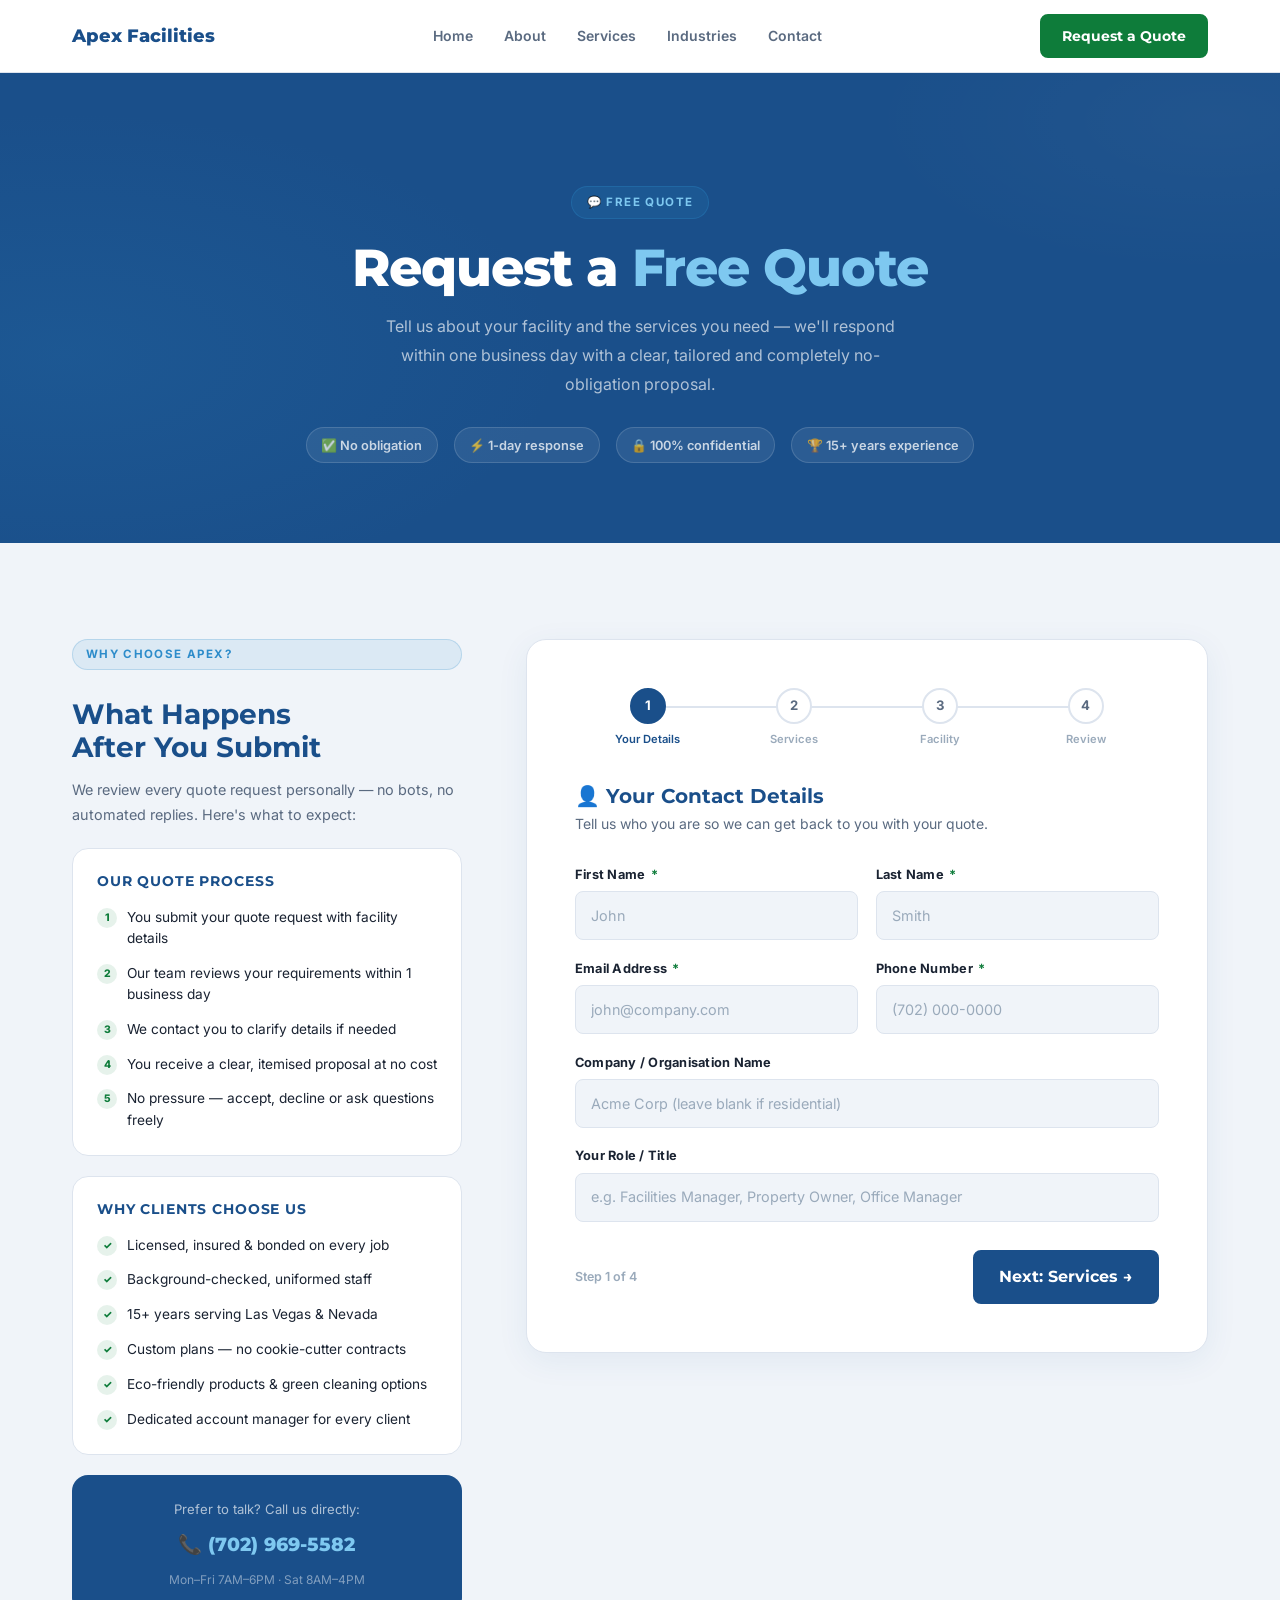
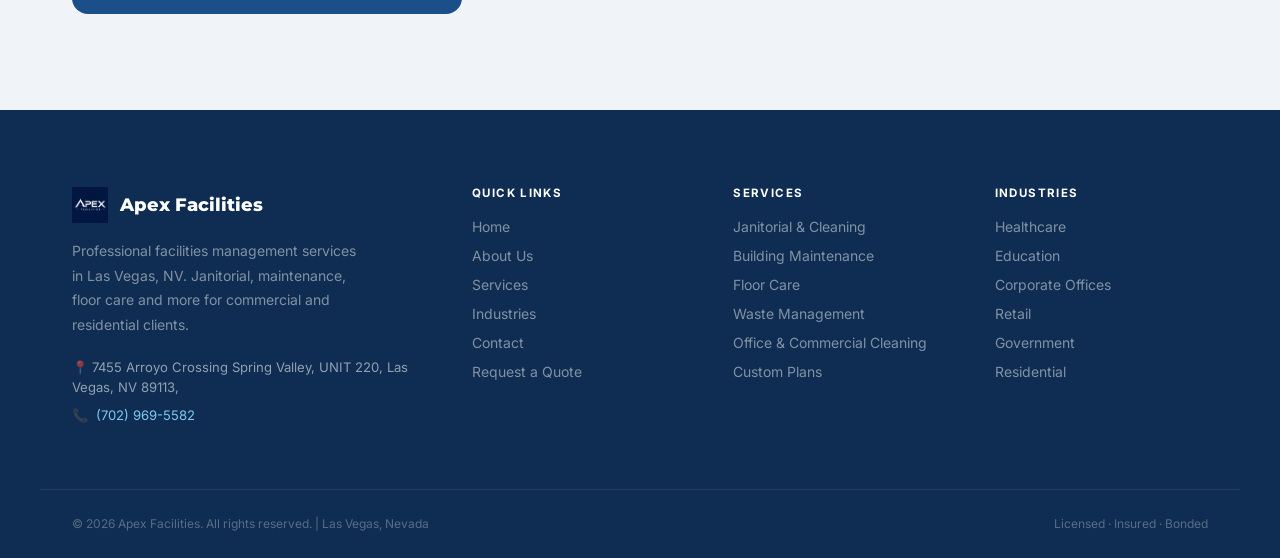
<file: quote.html>
<!doctype html>
<html lang="en">
  <head>
    <meta charset="UTF-8" />
    <meta name="viewport" content="width=device-width, initial-scale=1.0" />
    <title>Request a Quote | Apex Facilities — Las Vegas, NV</title>
    <link rel="icon" type="image/png" href="./images/logo.png" />
    <meta
      name="description"
      content="Request a free, no-obligation facilities management quote from Apex Facilities in Las Vegas, NV. Janitorial, maintenance, floor care and more."
    />
    <link rel="icon" type="image/png" href="images/logo.png" />
    <link rel="preconnect" href="https://fonts.googleapis.com" />
    <link rel="preconnect" href="https://fonts.gstatic.com" crossorigin />
    <link
      href="https://fonts.googleapis.com/css2?family=Montserrat:wght@400;500;600;700;800&family=Inter:wght@300;400;500;600;700&display=swap"
      rel="stylesheet"
    />
    <link rel="stylesheet" href="css/style.css" />

    <style>
      /* ── PAGE HERO ────────────────────────────── */
      .page-hero {
        background: var(--color-primary);
        padding: clamp(4rem, 10vw, 7rem) 0 clamp(3rem, 7vw, 5rem);
        position: relative;
        overflow: hidden;
        text-align: center;
      }

      .page-hero::before {
        content: "";
        position: absolute;
        inset: 0;
        background:
          radial-gradient(
            ellipse 60% 80% at 5% 60%,
            rgba(45, 140, 202, 0.14) 0%,
            transparent 65%
          ),
          radial-gradient(
            ellipse 50% 60% at 95% 10%,
            rgba(255, 255, 255, 0.03) 0%,
            transparent 55%
          );
        pointer-events: none;
      }

      .page-hero .container {
        position: relative;
        z-index: 1;
      }

      .page-hero-eyebrow {
        display: inline-flex;
        align-items: center;
        gap: 0.5rem;
        font-size: 0.72rem;
        font-weight: 700;
        letter-spacing: 0.12em;
        text-transform: uppercase;
        color: var(--color-accent-light);
        background: rgba(45, 140, 202, 0.15);
        border: 1px solid rgba(45, 140, 202, 0.3);
        padding: 0.35rem 0.9rem;
        border-radius: 9999px;
        margin-bottom: 1.25rem;
      }

      .page-hero h1 {
        font-family: var(--font-display);
        font-size: clamp(2rem, 4.5vw, 3.25rem);
        color: #fff;
        font-weight: 800;
        line-height: 1.1;
        letter-spacing: -0.02em;
        margin-bottom: 1rem;
      }

      .page-hero h1 em {
        font-style: normal;
        color: var(--color-accent-light);
      }

      .page-hero-desc {
        font-size: 1rem;
        color: rgba(255, 255, 255, 0.65);
        line-height: 1.82;
        max-width: 52ch;
        margin-inline: auto;
      }

      /* Trust badges in hero */
      .hero-trust-row {
        display: flex;
        flex-wrap: wrap;
        gap: 1rem;
        justify-content: center;
        margin-top: 1.75rem;
      }

      .hero-trust-badge {
        display: flex;
        align-items: center;
        gap: 0.45rem;
        font-size: 0.8rem;
        font-weight: 600;
        color: rgba(255, 255, 255, 0.75);
        background: rgba(255, 255, 255, 0.08);
        border: 1px solid rgba(255, 255, 255, 0.14);
        padding: 0.4rem 0.9rem;
        border-radius: 9999px;
      }

      /* ── QUOTE SECTION ────────────────────────── */
      .quote-section {
        padding: clamp(3.5rem, 8vw, 6rem) 0;
        background: var(--color-surface);
      }

      .quote-grid {
        display: grid;
        grid-template-columns: 1fr 1.75fr;
        gap: clamp(2rem, 5vw, 4rem);
        align-items: start;
      }

      /* ── SIDEBAR ──────────────────────────────── */
      .quote-sidebar {
        display: grid;
        gap: 1.25rem;
      }

      .sidebar-intro {
        display: grid;
        gap: 0.75rem;
      }

      .sidebar-intro h2 {
        font-family: var(--font-display);
        font-size: clamp(1.3rem, 2.5vw, 1.75rem);
        color: var(--color-primary);
        line-height: 1.2;
      }

      .sidebar-intro p {
        font-size: 0.9rem;
        color: var(--color-text-muted);
        line-height: 1.78;
      }

      /* Why choose us checklist */
      .sidebar-why {
        background: #fff;
        border: 1px solid var(--color-border);
        border-radius: 1rem;
        padding: 1.5rem;
        display: grid;
        gap: 0.85rem;
      }

      .sidebar-why h4 {
        font-family: var(--font-display);
        font-size: 0.88rem;
        font-weight: 700;
        color: var(--color-primary);
        text-transform: uppercase;
        letter-spacing: 0.06em;
        margin-bottom: 0.25rem;
      }

      .why-item {
        display: flex;
        align-items: flex-start;
        gap: 0.6rem;
        font-size: 0.855rem;
        color: var(--color-text);
        line-height: 1.55;
      }

      .why-item .chk {
        width: 20px;
        height: 20px;
        border-radius: 50%;
        background: rgba(14, 124, 58, 0.1);
        color: var(--color-cta);
        font-size: 0.65rem;
        font-weight: 800;
        display: grid;
        place-items: center;
        flex-shrink: 0;
        margin-top: 1px;
      }

      /* Call card */
      .call-card {
        background: var(--color-primary);
        border-radius: 1rem;
        padding: 1.5rem;
        display: grid;
        gap: 0.6rem;
        text-align: center;
      }

      .call-card p {
        font-size: 0.82rem;
        color: rgba(255, 255, 255, 0.65);
        line-height: 1.55;
      }

      .call-card a {
        display: inline-flex;
        align-items: center;
        justify-content: center;
        gap: 0.5rem;
        font-family: var(--font-display);
        font-size: 1.2rem;
        font-weight: 800;
        color: var(--color-accent-light);
        text-decoration: none;
        transition: color 0.2s ease;
      }

      .call-card a:hover {
        color: #fff;
      }

      .call-card span {
        font-size: 0.75rem;
        color: rgba(255, 255, 255, 0.45);
      }

      /* ── MULTI-STEP FORM ──────────────────────── */
      .quote-form-wrap {
        background: #fff;
        border: 1px solid var(--color-border);
        border-radius: 1.25rem;
        padding: clamp(2rem, 5vw, 3rem);
        box-shadow: 0 8px 32px rgba(26, 79, 138, 0.07);
      }

      /* Step progress indicator */
      .step-progress {
        display: flex;
        align-items: center;
        gap: 0;
        margin-bottom: 2.25rem;
      }

      .step-item {
        display: flex;
        flex-direction: column;
        align-items: center;
        gap: 0.4rem;
        flex: 1;
        position: relative;
      }

      .step-item:not(:last-child)::after {
        content: "";
        position: absolute;
        top: 18px;
        left: 50%;
        right: -50%;
        height: 2px;
        background: var(--color-border);
        z-index: 0;
        transition: background 0.3s ease;
      }

      .step-item.completed:not(:last-child)::after {
        background: var(--color-primary);
      }

      .step-num {
        width: 36px;
        height: 36px;
        border-radius: 50%;
        border: 2px solid var(--color-border);
        background: #fff;
        display: grid;
        place-items: center;
        font-size: 0.82rem;
        font-weight: 700;
        color: var(--color-text-muted);
        position: relative;
        z-index: 1;
        transition: all 0.3s ease;
      }

      .step-item.active .step-num {
        border-color: var(--color-primary);
        background: var(--color-primary);
        color: #fff;
      }

      .step-item.completed .step-num {
        border-color: var(--color-primary);
        background: var(--color-primary);
        color: #fff;
      }

      .step-label {
        font-size: 0.7rem;
        font-weight: 600;
        color: var(--color-text-faint);
        text-align: center;
        white-space: nowrap;
        transition: color 0.3s ease;
      }

      .step-item.active .step-label,
      .step-item.completed .step-label {
        color: var(--color-primary);
      }

      /* Step panels */
      .step-panel {
        display: none;
      }
      .step-panel.active {
        display: block;
      }

      .step-header {
        margin-bottom: 1.75rem;
      }

      .step-header h3 {
        font-family: var(--font-display);
        font-size: 1.25rem;
        font-weight: 700;
        color: var(--color-primary);
        margin-bottom: 0.35rem;
      }

      .step-header p {
        font-size: 0.875rem;
        color: var(--color-text-muted);
        line-height: 1.6;
      }

      /* Form fields */
      .form-grid {
        display: grid;
        grid-template-columns: 1fr 1fr;
        gap: 1.1rem;
      }

      .form-group {
        display: grid;
        gap: 0.4rem;
      }
      .form-group.full {
        grid-column: 1 / -1;
      }

      .form-group label {
        font-size: 0.8rem;
        font-weight: 700;
        color: var(--color-text);
        letter-spacing: 0.02em;
      }

      .form-group label span {
        color: var(--color-cta);
        margin-left: 2px;
      }

      .form-group input,
      .form-group select,
      .form-group textarea {
        width: 100%;
        padding: 0.72rem 0.95rem;
        border: 1.5px solid var(--color-border);
        border-radius: var(--radius-md);
        font-family: var(--font-body);
        font-size: 0.9rem;
        color: var(--color-text);
        background: var(--color-surface);
        transition:
          border-color 0.2s ease,
          box-shadow 0.2s ease,
          background 0.2s ease;
        outline: none;
        -webkit-appearance: none;
        appearance: none;
      }

      .form-group input:focus,
      .form-group select:focus,
      .form-group textarea:focus {
        border-color: var(--color-accent);
        box-shadow: 0 0 0 3px rgba(45, 140, 202, 0.12);
        background: #fff;
      }

      .form-group input::placeholder,
      .form-group textarea::placeholder {
        color: var(--color-text-faint);
      }

      .form-group select {
        background-image: url("data:image/svg+xml,%3Csvg xmlns='http://www.w3.org/2000/svg' width='12' height='8' viewBox='0 0 12 8'%3E%3Cpath d='M1 1l5 5 5-5' stroke='%2364748b' stroke-width='1.5' fill='none' stroke-linecap='round'/%3E%3C/svg%3E");
        background-repeat: no-repeat;
        background-position: right 1rem center;
        padding-right: 2.5rem;
        cursor: pointer;
      }

      .form-group textarea {
        resize: vertical;
        min-height: 110px;
        line-height: 1.65;
      }

      /* Service checkboxes (Step 2) */
      .services-check-grid {
        display: grid;
        grid-template-columns: 1fr 1fr;
        gap: 0.75rem;
        margin-top: 0.25rem;
      }

      .service-check-label {
        display: flex;
        align-items: center;
        gap: 0.6rem;
        padding: 0.85rem 1rem;
        border: 1.5px solid var(--color-border);
        border-radius: var(--radius-md);
        cursor: pointer;
        font-size: 0.875rem;
        font-weight: 600;
        color: var(--color-text);
        background: var(--color-surface);
        transition: all 0.18s ease;
        user-select: none;
      }

      .service-check-label:hover {
        border-color: var(--color-accent);
        background: rgba(45, 140, 202, 0.04);
      }

      .service-check-label input[type="checkbox"] {
        width: 18px;
        height: 18px;
        accent-color: var(--color-primary);
        flex-shrink: 0;
        cursor: pointer;
        padding: 0;
        border: none;
        background: none;
      }

      .service-check-label:has(input:checked) {
        border-color: var(--color-primary);
        background: rgba(26, 79, 138, 0.06);
        color: var(--color-primary);
      }

      .service-check-icon {
        font-size: 1rem;
        line-height: 1;
      }

      /* Frequency radio pills */
      .freq-grid {
        display: flex;
        flex-wrap: wrap;
        gap: 0.6rem;
        margin-top: 0.25rem;
      }

      .freq-label {
        display: flex;
        align-items: center;
        gap: 0.45rem;
        padding: 0.55rem 1rem;
        border: 1.5px solid var(--color-border);
        border-radius: 9999px;
        cursor: pointer;
        font-size: 0.82rem;
        font-weight: 600;
        color: var(--color-text-muted);
        background: var(--color-surface);
        transition: all 0.18s ease;
        user-select: none;
      }

      .freq-label:hover {
        border-color: var(--color-accent);
        color: var(--color-text);
      }

      .freq-label input[type="radio"] {
        width: 14px;
        height: 14px;
        accent-color: var(--color-primary);
        flex-shrink: 0;
        cursor: pointer;
        padding: 0;
        border: none;
        background: none;
      }

      .freq-label:has(input:checked) {
        border-color: var(--color-primary);
        background: rgba(26, 79, 138, 0.07);
        color: var(--color-primary);
      }

      /* Step navigation buttons */
      .step-nav {
        display: flex;
        justify-content: space-between;
        align-items: center;
        margin-top: 1.75rem;
        gap: 1rem;
      }

      .step-nav .btn {
        min-width: 140px;
        justify-content: center;
      }

      .step-counter {
        font-size: 0.78rem;
        color: var(--color-text-faint);
        font-weight: 600;
      }

      /* ── SUCCESS STATE ────────────────────────── */
      .quote-success {
        display: none;
        text-align: center;
        padding: 3rem 2rem;
      }

      .quote-success-icon {
        font-size: 4rem;
        margin-bottom: 1.25rem;
        line-height: 1;
      }

      .quote-success h3 {
        font-family: var(--font-display);
        font-size: 1.5rem;
        font-weight: 700;
        color: var(--color-primary);
        margin-bottom: 0.75rem;
      }

      .quote-success p {
        font-size: 0.9375rem;
        color: var(--color-text-muted);
        line-height: 1.72;
        max-width: 42ch;
        margin-inline: auto;
        margin-bottom: 1.5rem;
      }

      /* ── SHARED LABEL ─────────────────────────── */
      .section-label {
        display: inline-block;
        font-size: 0.72rem;
        font-weight: 700;
        letter-spacing: 0.12em;
        text-transform: uppercase;
        color: var(--color-accent);
        background: rgba(45, 140, 202, 0.1);
        border: 1px solid rgba(45, 140, 202, 0.22);
        padding: 0.3rem 0.8rem;
        border-radius: 9999px;
        margin-bottom: 1rem;
      }

      /* ── FOOTER ───────────────────────────────── */
      .footer {
        background: var(--color-primary-deeper);
        padding-top: clamp(3rem, 6vw, 5rem);
      }

      .footer-grid {
        display: grid;
        grid-template-columns: 1.65fr repeat(3, 1fr);
        gap: clamp(1.5rem, 4vw, 3rem);
        padding-bottom: clamp(2.5rem, 5vw, 4rem);
        border-bottom: 1px solid rgba(255, 255, 255, 0.08);
      }

      .footer-brand {
        display: grid;
        gap: 1rem;
        align-content: start;
      }

      .footer-logo {
        display: flex;
        align-items: center;
        gap: 0.75rem;
      }

      .footer-logo img {
        height: 36px;
        width: auto;
        object-fit: contain;
      }

      .footer-logo-text {
        font-family: var(--font-display);
        font-size: 1.1rem;
        font-weight: 800;
        color: #fff;
      }

      .footer-brand p {
        font-size: 0.875rem;
        color: rgba(255, 255, 255, 0.48);
        line-height: 1.78;
        max-width: 34ch;
      }

      .footer-contact-item {
        display: flex;
        align-items: flex-start;
        gap: 0.5rem;
        font-size: 0.82rem;
        color: rgba(255, 255, 255, 0.55);
        line-height: 1.5;
      }

      .footer-contact-item a {
        color: var(--color-accent-light);
        transition: color 0.2s ease;
      }

      .footer-contact-item a:hover {
        color: #fff;
      }

      .footer-col {
        display: grid;
        gap: 1rem;
        align-content: start;
      }

      .footer-col h4 {
        font-size: 0.72rem;
        font-weight: 700;
        color: #fff;
        letter-spacing: 0.12em;
        text-transform: uppercase;
      }

      .footer-col ul {
        display: grid;
        gap: 0.5rem;
      }

      .footer-col li,
      .footer-col a {
        font-size: 0.875rem;
        color: rgba(255, 255, 255, 0.48);
        transition: color 0.2s ease;
        line-height: 1.5;
        text-decoration: none;
      }

      .footer-col a:hover {
        color: var(--color-accent-light);
      }

      .footer-bottom {
        display: flex;
        align-items: center;
        justify-content: space-between;
        flex-wrap: wrap;
        gap: 0.75rem;
        padding-block: 1.5rem;
      }

      .footer-bottom p {
        font-size: 0.75rem;
        color: rgba(255, 255, 255, 0.3);
      }

      /* ── RESPONSIVE ───────────────────────────── */
      @media (max-width: 1024px) {
        .quote-grid {
          grid-template-columns: 1fr;
        }
        .footer-grid {
          grid-template-columns: 1fr 1fr;
        }
        .footer-brand {
          grid-column: 1 / -1;
        }
      }

      @media (max-width: 640px) {
        .form-grid {
          grid-template-columns: 1fr;
        }
        .form-group.full {
          grid-column: auto;
        }
        .services-check-grid {
          grid-template-columns: 1fr;
        }
        .step-label {
          display: none;
        }
        .footer-grid {
          grid-template-columns: 1fr;
        }
        .footer-brand {
          grid-column: auto;
        }
        .footer-bottom {
          flex-direction: column;
          text-align: center;
        }
        .step-nav .btn {
          min-width: 110px;
        }
      }
    </style>
  </head>
  <body>
    <!-- HEADER -->
    <header class="header">
      <div class="container">
        <nav class="navbar">
          <div class="logo">
            <span class="logo-text">Apex Facilities</span>
          </div>
          <ul class="nav-links" id="nav-links">
            <li><a href="index.html">Home</a></li>
            <li><a href="about.html">About</a></li>
            <li><a href="services.html">Services</a></li>
            <li><a href="industries.html">Industries</a></li>
            <li><a href="contact.html">Contact</a></li>
          </ul>
          <a href="quote.html" class="btn btn-cta nav-cta active"
            >Request a Quote</a
          >
          <button
            class="hamburger"
            id="hamburger"
            aria-label="Toggle menu"
            aria-expanded="false"
          >
            <span></span><span></span><span></span>
          </button>
        </nav>
      </div>
    </header>

    <!-- ═══════════════════════════════════
         PAGE HERO
         ═══════════════════════════════════ -->
    <section class="page-hero">
      <div class="container">
        <span class="page-hero-eyebrow">💬 Free Quote</span>
        <h1>Request a <em>Free Quote</em></h1>
        <p class="page-hero-desc">
          Tell us about your facility and the services you need — we'll respond
          within one business day with a clear, tailored and completely
          no-obligation proposal.
        </p>
        <div class="hero-trust-row">
          <span class="hero-trust-badge">✅ No obligation</span>
          <span class="hero-trust-badge">⚡ 1-day response</span>
          <span class="hero-trust-badge">🔒 100% confidential</span>
          <span class="hero-trust-badge">🏆 15+ years experience</span>
        </div>
      </div>
    </section>

    <!-- ═══════════════════════════════════
         QUOTE SECTION
         ═══════════════════════════════════ -->
    <section class="quote-section">
      <div class="container">
        <div class="quote-grid">
          <!-- SIDEBAR -->
          <aside class="quote-sidebar">
            <div class="sidebar-intro">
              <span class="section-label">Why Choose Apex?</span>
              <h2>What Happens After You Submit</h2>
              <p>
                We review every quote request personally — no bots, no automated
                replies. Here's what to expect:
              </p>
            </div>

            <div class="sidebar-why">
              <h4>Our Quote Process</h4>
              <div class="why-item">
                <span class="chk">1</span>
                <span>You submit your quote request with facility details</span>
              </div>
              <div class="why-item">
                <span class="chk">2</span>
                <span
                  >Our team reviews your requirements within 1 business
                  day</span
                >
              </div>
              <div class="why-item">
                <span class="chk">3</span>
                <span>We contact you to clarify details if needed</span>
              </div>
              <div class="why-item">
                <span class="chk">4</span>
                <span>You receive a clear, itemised proposal at no cost</span>
              </div>
              <div class="why-item">
                <span class="chk">5</span>
                <span
                  >No pressure — accept, decline or ask questions freely</span
                >
              </div>
            </div>

            <div class="sidebar-why">
              <h4>Why Clients Choose Us</h4>
              <div class="why-item">
                <span class="chk">✓</span>
                <span>Licensed, insured &amp; bonded on every job</span>
              </div>
              <div class="why-item">
                <span class="chk">✓</span>
                <span>Background-checked, uniformed staff</span>
              </div>
              <div class="why-item">
                <span class="chk">✓</span>
                <span>15+ years serving Las Vegas &amp; Nevada</span>
              </div>
              <div class="why-item">
                <span class="chk">✓</span>
                <span>Custom plans — no cookie-cutter contracts</span>
              </div>
              <div class="why-item">
                <span class="chk">✓</span>
                <span>Eco-friendly products &amp; green cleaning options</span>
              </div>
              <div class="why-item">
                <span class="chk">✓</span>
                <span>Dedicated account manager for every client</span>
              </div>
            </div>

            <div class="call-card">
              <p>Prefer to talk? Call us directly:</p>
              <a href="tel:+17029695582">📞 (702) 969-5582</a>
              <span>Mon–Fri 7AM–6PM · Sat 8AM–4PM</span>
            </div>
          </aside>

          <!-- MULTI-STEP FORM -->
          <div class="quote-form-wrap">
            <!-- Step progress -->
            <div class="step-progress" id="step-progress">
              <div class="step-item active" data-step="1">
                <div class="step-num">1</div>
                <span class="step-label">Your Details</span>
              </div>
              <div class="step-item" data-step="2">
                <div class="step-num">2</div>
                <span class="step-label">Services</span>
              </div>
              <div class="step-item" data-step="3">
                <div class="step-num">3</div>
                <span class="step-label">Facility</span>
              </div>
              <div class="step-item" data-step="4">
                <div class="step-num">4</div>
                <span class="step-label">Review</span>
              </div>
            </div>

            <form
              id="quote-form"
              action="https://formsubmit.co/your@email.com"
              method="POST"
            >
              <!-- FormSubmit config -->
              <input type="hidden" name="_captcha" value="false" />
              <input
                type="hidden"
                name="_subject"
                value="New Quote Request — Apex Facilities"
              />
              <input type="hidden" name="_next" value="quote.html?sent=true" />
              <input type="hidden" name="_template" value="table" />
              <input type="text" name="_honey" style="display: none" />

              <!-- ── STEP 1: Your Details ── -->
              <div class="step-panel active" id="step-1">
                <div class="step-header">
                  <h3>👤 Your Contact Details</h3>
                  <p>
                    Tell us who you are so we can get back to you with your
                    quote.
                  </p>
                </div>
                <div class="form-grid">
                  <div class="form-group">
                    <label for="q-first">First Name <span>*</span></label>
                    <input
                      type="text"
                      id="q-first"
                      name="first_name"
                      placeholder="John"
                      required
                      autocomplete="given-name"
                    />
                  </div>
                  <div class="form-group">
                    <label for="q-last">Last Name <span>*</span></label>
                    <input
                      type="text"
                      id="q-last"
                      name="last_name"
                      placeholder="Smith"
                      required
                      autocomplete="family-name"
                    />
                  </div>
                  <div class="form-group">
                    <label for="q-email">Email Address <span>*</span></label>
                    <input
                      type="email"
                      id="q-email"
                      name="email"
                      placeholder="john@company.com"
                      required
                      autocomplete="email"
                    />
                  </div>
                  <div class="form-group">
                    <label for="q-phone">Phone Number <span>*</span></label>
                    <input
                      type="tel"
                      id="q-phone"
                      name="phone"
                      placeholder="(702) 000-0000"
                      required
                      autocomplete="tel"
                    />
                  </div>
                  <div class="form-group full">
                    <label for="q-company">Company / Organisation Name</label>
                    <input
                      type="text"
                      id="q-company"
                      name="company"
                      placeholder="Acme Corp (leave blank if residential)"
                      autocomplete="organization"
                    />
                  </div>
                  <div class="form-group full">
                    <label for="q-role">Your Role / Title</label>
                    <input
                      type="text"
                      id="q-role"
                      name="role"
                      placeholder="e.g. Facilities Manager, Property Owner, Office Manager"
                    />
                  </div>
                </div>
                <div class="step-nav">
                  <span class="step-counter">Step 1 of 4</span>
                  <button
                    type="button"
                    class="btn btn-primary"
                    onclick="goToStep(2)"
                  >
                    Next: Services →
                  </button>
                </div>
              </div>

              <!-- ── STEP 2: Services ── -->
              <div class="step-panel" id="step-2">
                <div class="step-header">
                  <h3>🧹 Services Required</h3>
                  <p>
                    Select all the services you're interested in — you can
                    choose more than one.
                  </p>
                </div>

                <div class="form-group full">
                  <label>Services Needed <span>*</span></label>
                  <div class="services-check-grid">
                    <label class="service-check-label">
                      <input
                        type="checkbox"
                        name="services[]"
                        value="Janitorial &amp; Cleaning"
                      />
                      <span class="service-check-icon">🧹</span>
                      Janitorial &amp; Cleaning
                    </label>
                    <label class="service-check-label">
                      <input
                        type="checkbox"
                        name="services[]"
                        value="Building Maintenance"
                      />
                      <span class="service-check-icon">🔧</span>
                      Building Maintenance
                    </label>
                    <label class="service-check-label">
                      <input
                        type="checkbox"
                        name="services[]"
                        value="Floor Care"
                      />
                      <span class="service-check-icon">✨</span>
                      Floor Care
                    </label>
                    <label class="service-check-label">
                      <input
                        type="checkbox"
                        name="services[]"
                        value="Waste Management"
                      />
                      <span class="service-check-icon">♻️</span>
                      Waste Management
                    </label>
                    <label class="service-check-label">
                      <input
                        type="checkbox"
                        name="services[]"
                        value="Office &amp; Commercial Cleaning"
                      />
                      <span class="service-check-icon">🏢</span>
                      Office &amp; Commercial Cleaning
                    </label>
                    <label class="service-check-label">
                      <input
                        type="checkbox"
                        name="services[]"
                        value="Custom Facility Plan"
                      />
                      <span class="service-check-icon">📋</span>
                      Custom Facility Plan
                    </label>
                  </div>
                </div>

                <div class="form-group full" style="margin-top: 1.25rem">
                  <label>Preferred Service Frequency</label>
                  <div class="freq-grid">
                    <label class="freq-label"
                      ><input type="radio" name="frequency" value="Daily" />
                      Daily</label
                    >
                    <label class="freq-label"
                      ><input
                        type="radio"
                        name="frequency"
                        value="3x per week"
                      />
                      3× per week</label
                    >
                    <label class="freq-label"
                      ><input type="radio" name="frequency" value="Weekly" />
                      Weekly</label
                    >
                    <label class="freq-label"
                      ><input type="radio" name="frequency" value="Bi-weekly" />
                      Bi-weekly</label
                    >
                    <label class="freq-label"
                      ><input type="radio" name="frequency" value="Monthly" />
                      Monthly</label
                    >
                    <label class="freq-label"
                      ><input
                        type="radio"
                        name="frequency"
                        value="One-time / Deep clean"
                      />
                      One-time / Deep clean</label
                    >
                    <label class="freq-label"
                      ><input
                        type="radio"
                        name="frequency"
                        value="Not sure yet"
                      />
                      Not sure yet</label
                    >
                  </div>
                </div>

                <div class="step-nav">
                  <button
                    type="button"
                    class="btn btn-outline"
                    onclick="goToStep(1)"
                  >
                    ← Back
                  </button>
                  <span class="step-counter">Step 2 of 4</span>
                  <button
                    type="button"
                    class="btn btn-primary"
                    onclick="goToStep(3)"
                  >
                    Next: Facility →
                  </button>
                </div>
              </div>

              <!-- ── STEP 3: Facility Details ── -->
              <div class="step-panel" id="step-3">
                <div class="step-header">
                  <h3>🏢 Your Facility</h3>
                  <p>
                    Tell us about the property so we can tailor the quote
                    accurately.
                  </p>
                </div>
                <div class="form-grid">
                  <div class="form-group full">
                    <label for="q-address"
                      >Facility Address <span>*</span></label
                    >
                    <input
                      type="text"
                      id="q-address"
                      name="facility_address"
                      placeholder="123 Main St, Las Vegas, NV 89101"
                      required
                    />
                  </div>
                  <div class="form-group">
                    <label for="q-industry"
                      >Industry / Sector <span>*</span></label
                    >
                    <select id="q-industry" name="industry" required>
                      <option value="" disabled selected>
                        Select industry…
                      </option>
                      <option>Healthcare</option>
                      <option>Education</option>
                      <option>Corporate / Office</option>
                      <option>Retail</option>
                      <option>Government / Municipal</option>
                      <option>Residential</option>
                      <option>Other</option>
                    </select>
                  </div>
                  <div class="form-group">
                    <label for="q-size">Facility Size (sq ft)</label>
                    <select id="q-size" name="facility_size">
                      <option value="" disabled selected>Select size…</option>
                      <option>Under 1,000 sq ft</option>
                      <option>1,000 – 5,000 sq ft</option>
                      <option>5,000 – 15,000 sq ft</option>
                      <option>15,000 – 50,000 sq ft</option>
                      <option>50,000+ sq ft</option>
                      <option>Not sure</option>
                    </select>
                  </div>
                  <div class="form-group">
                    <label for="q-floors">Number of Floors</label>
                    <select id="q-floors" name="floors">
                      <option value="" disabled selected>Select…</option>
                      <option>1 floor</option>
                      <option>2 floors</option>
                      <option>3–5 floors</option>
                      <option>6–10 floors</option>
                      <option>10+ floors</option>
                    </select>
                  </div>
                  <div class="form-group">
                    <label for="q-start">Preferred Start Date</label>
                    <input type="date" id="q-start" name="start_date" />
                  </div>
                  <div class="form-group full">
                    <label for="q-notes">Additional Notes</label>
                    <textarea
                      id="q-notes"
                      name="additional_notes"
                      placeholder="Any specific requirements, current pain points, access restrictions or anything else we should know about your facility…"
                    ></textarea>
                  </div>
                </div>
                <div class="step-nav">
                  <button
                    type="button"
                    class="btn btn-outline"
                    onclick="goToStep(2)"
                  >
                    ← Back
                  </button>
                  <span class="step-counter">Step 3 of 4</span>
                  <button
                    type="button"
                    class="btn btn-primary"
                    onclick="goToStep(4)"
                  >
                    Review Quote →
                  </button>
                </div>
              </div>

              <!-- ── STEP 4: Review & Submit ── -->
              <div class="step-panel" id="step-4">
                <div class="step-header">
                  <h3>✅ Review &amp; Submit</h3>
                  <p>
                    Check your details below then submit — we'll be in touch
                    within one business day.
                  </p>
                </div>

                <!-- Summary box -->
                <div
                  id="review-summary"
                  style="
                    background: var(--color-surface);
                    border: 1px solid var(--color-border);
                    border-radius: 0.875rem;
                    padding: 1.5rem;
                    margin-bottom: 1.5rem;
                    display: grid;
                    gap: 1rem;
                    font-size: 0.875rem;
                  "
                >
                  <div id="summary-contact"></div>
                  <hr
                    style="
                      border: none;
                      border-top: 1px solid var(--color-border);
                    "
                  />
                  <div id="summary-services"></div>
                  <hr
                    style="
                      border: none;
                      border-top: 1px solid var(--color-border);
                    "
                  />
                  <div id="summary-facility"></div>
                </div>

                <div class="form-group full" style="margin-bottom: 1rem">
                  <label
                    style="
                      display: flex;
                      align-items: flex-start;
                      gap: 0.6rem;
                      cursor: pointer;
                      font-weight: 500;
                    "
                  >
                    <input
                      type="checkbox"
                      name="agree"
                      required
                      style="
                        width: 16px;
                        height: 16px;
                        margin-top: 2px;
                        accent-color: var(--color-primary);
                        flex-shrink: 0;
                        padding: 0;
                        border: none;
                        background: none;
                      "
                    />
                    I agree that Apex Facilities may contact me regarding this
                    quote request. I understand this is completely free and no
                    obligation.
                  </label>
                </div>

                <div class="step-nav">
                  <button
                    type="button"
                    class="btn btn-outline"
                    onclick="goToStep(3)"
                  >
                    ← Back
                  </button>
                  <span class="step-counter">Step 4 of 4</span>
                  <button type="submit" class="btn btn-cta">
                    Submit Quote Request →
                  </button>
                </div>

                <p
                  style="
                    font-size: 0.75rem;
                    color: var(--color-text-faint);
                    margin-top: 1rem;
                    text-align: right;
                  "
                >
                  🔒 Your information is secure and never shared with third
                  parties.
                </p>
              </div>
            </form>

            <!-- Success state -->
            <div class="quote-success" id="quote-success">
              <div class="quote-success-icon">🎉</div>
              <h3>Quote Request Received!</h3>
              <p>
                Thank you for reaching out to Apex Facilities. Our team will
                review your request and get back to you within one business day
                with a tailored proposal.
              </p>
              <a href="index.html" class="btn btn-primary">← Back to Home</a>
            </div>
          </div>
        </div>
      </div>
    </section>

    <!-- FOOTER -->
    <footer class="footer">
      <div class="container footer-grid">
        <div class="footer-brand">
          <div class="footer-logo">
            <img src="images/logo.png" alt="Apex Facilities" />
            <span class="footer-logo-text">Apex Facilities</span>
          </div>
          <p>
            Professional facilities management services in Las Vegas, NV.
            Janitorial, maintenance, floor care and more for commercial and
            residential clients.
          </p>
          <div style="display: grid; gap: 0.5rem; margin-top: 0.25rem">
            <div class="footer-contact-item">
              📍 7455 Arroyo Crossing Spring Valley, UNIT 220, Las Vegas, NV
              89113,
            </div>
            <div class="footer-contact-item">
              📞 <a href="tel:+17029695582">(702) 969-5582</a>
            </div>
          </div>
        </div>

        <div class="footer-col">
          <h4>Quick Links</h4>
          <ul>
            <li><a href="index.html">Home</a></li>
            <li><a href="about.html">About Us</a></li>
            <li><a href="services.html">Services</a></li>
            <li><a href="industries.html">Industries</a></li>
            <li><a href="contact.html">Contact</a></li>
            <li><a href="quote.html">Request a Quote</a></li>
          </ul>
        </div>

        <div class="footer-col">
          <h4>Services</h4>
          <ul>
            <li><a href="services.html">Janitorial &amp; Cleaning</a></li>
            <li><a href="services.html">Building Maintenance</a></li>
            <li><a href="services.html">Floor Care</a></li>
            <li><a href="services.html">Waste Management</a></li>
            <li>
              <a href="services.html">Office &amp; Commercial Cleaning</a>
            </li>
            <li><a href="quote.html">Custom Plans</a></li>
          </ul>
        </div>

        <div class="footer-col">
          <h4>Industries</h4>
          <ul>
            <li><a href="industries.html">Healthcare</a></li>
            <li><a href="industries.html">Education</a></li>
            <li><a href="industries.html">Corporate Offices</a></li>
            <li><a href="industries.html">Retail</a></li>
            <li><a href="industries.html">Government</a></li>
            <li><a href="industries.html">Residential</a></li>
          </ul>
        </div>
      </div>
      <div class="container footer-bottom">
        <p>© 2026 Apex Facilities. All rights reserved. | Las Vegas, Nevada</p>
        <p>Licensed · Insured · Bonded</p>
      </div>
    </footer>

    <script src="js/main.js"></script>
    <script>
      /* ── MULTI-STEP FORM LOGIC ───────────────── */
      var currentStep = 1;

      function goToStep(n) {
        /* Basic validation on step 1 before advancing */
        if (n > currentStep && currentStep === 1) {
          var first = document.getElementById("q-first");
          var last = document.getElementById("q-last");
          var email = document.getElementById("q-email");
          var phone = document.getElementById("q-phone");
          if (
            !first.value.trim() ||
            !last.value.trim() ||
            !email.value.trim() ||
            !phone.value.trim()
          ) {
            alert("Please fill in all required fields before continuing.");
            return;
          }
        }
        /* Validate step 3 address before advancing */
        if (n > currentStep && currentStep === 3) {
          var addr = document.getElementById("q-address");
          var ind = document.getElementById("q-industry");
          if (!addr.value.trim() || !ind.value) {
            alert(
              "Please fill in the facility address and industry before continuing.",
            );
            return;
          }
        }

        /* Hide all panels */
        document.querySelectorAll(".step-panel").forEach(function (p) {
          p.classList.remove("active");
        });

        /* Update progress indicators */
        document.querySelectorAll(".step-item").forEach(function (item) {
          var s = parseInt(item.dataset.step);
          item.classList.remove("active", "completed");
          if (s === n) item.classList.add("active");
          if (s < n) item.classList.add("completed");
        });

        /* Show target panel */
        document.getElementById("step-" + n).classList.add("active");
        currentStep = n;

        /* Build review summary on step 4 */
        if (n === 4) buildReview();

        /* Scroll form into view smoothly */
        document
          .querySelector(".quote-form-wrap")
          .scrollIntoView({ behavior: "smooth", block: "start" });
      }

      function buildReview() {
        /* Contact */
        var first = document.getElementById("q-first").value;
        var last = document.getElementById("q-last").value;
        var email = document.getElementById("q-email").value;
        var phone = document.getElementById("q-phone").value;
        var company = document.getElementById("q-company").value;
        var role = document.getElementById("q-role").value;

        var contactHtml =
          '<strong style="color:var(--color-primary);font-size:0.78rem;text-transform:uppercase;letter-spacing:0.06em;">Contact Details</strong><div style="margin-top:0.5rem;display:grid;gap:0.3rem;">';
        contactHtml +=
          "<span>👤 " +
          first +
          " " +
          last +
          (role ? " — " + role : "") +
          "</span>";
        contactHtml += "<span>📧 " + email + "</span>";
        contactHtml += "<span>📞 " + phone + "</span>";
        if (company) contactHtml += "<span>🏢 " + company + "</span>";
        contactHtml += "</div>";
        document.getElementById("summary-contact").innerHTML = contactHtml;

        /* Services */
        var checked = Array.from(
          document.querySelectorAll('input[name="services[]"]:checked'),
        ).map(function (c) {
          return c.value;
        });
        var freq = document.querySelector('input[name="frequency"]:checked');
        var svcHtml =
          '<strong style="color:var(--color-primary);font-size:0.78rem;text-transform:uppercase;letter-spacing:0.06em;">Services &amp; Frequency</strong><div style="margin-top:0.5rem;display:grid;gap:0.3rem;">';
        svcHtml +=
          "<span>🧹 " +
          (checked.length ? checked.join(", ") : "None selected") +
          "</span>";
        svcHtml +=
          "<span>📅 Frequency: " +
          (freq ? freq.value : "Not specified") +
          "</span>";
        svcHtml += "</div>";
        document.getElementById("summary-services").innerHTML = svcHtml;

        /* Facility */
        var addr = document.getElementById("q-address").value;
        var ind = document.getElementById("q-industry").value;
        var size = document.getElementById("q-size").value;
        var floors = document.getElementById("q-floors").value;
        var start = document.getElementById("q-start").value;
        var notes = document.getElementById("q-notes").value;
        var facHtml =
          '<strong style="color:var(--color-primary);font-size:0.78rem;text-transform:uppercase;letter-spacing:0.06em;">Facility Details</strong><div style="margin-top:0.5rem;display:grid;gap:0.3rem;">';
        facHtml += "<span>📍 " + addr + "</span>";
        facHtml += "<span>🏭 Industry: " + (ind || "Not specified") + "</span>";
        if (size) facHtml += "<span>📐 Size: " + size + "</span>";
        if (floors) facHtml += "<span>🏢 Floors: " + floors + "</span>";
        if (start) facHtml += "<span>📅 Start date: " + start + "</span>";
        if (notes) facHtml += "<span>📝 Notes: " + notes + "</span>";
        facHtml += "</div>";
        document.getElementById("summary-facility").innerHTML = facHtml;
      }

      /* Show success state if redirected back after FormSubmit */
      (function () {
        if (window.location.search.includes("sent=true")) {
          var form = document.getElementById("quote-form");
          var prog = document.getElementById("step-progress");
          var success = document.getElementById("quote-success");
          if (form && success) {
            form.style.display = "none";
            prog.style.display = "none";
            success.style.display = "block";
          }
        }
      })();
    </script>
  </body>
</html>
</file>
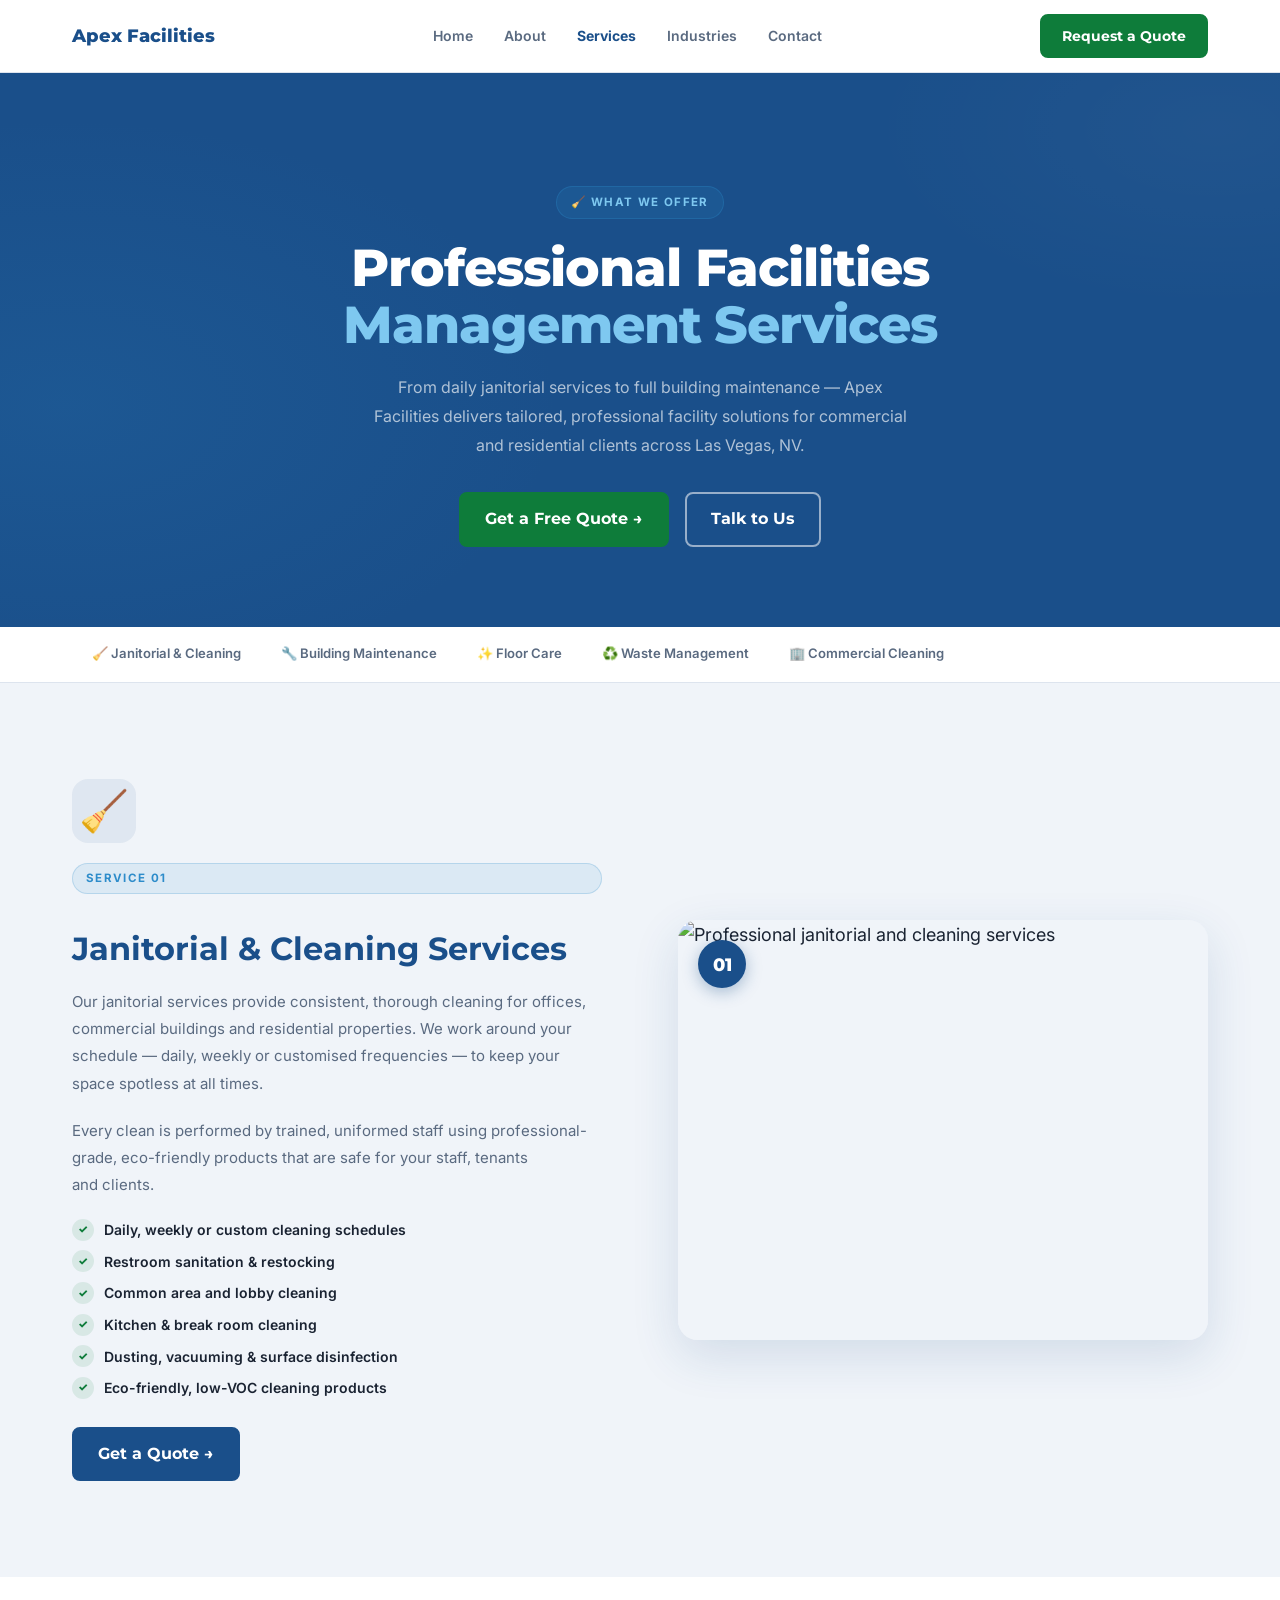
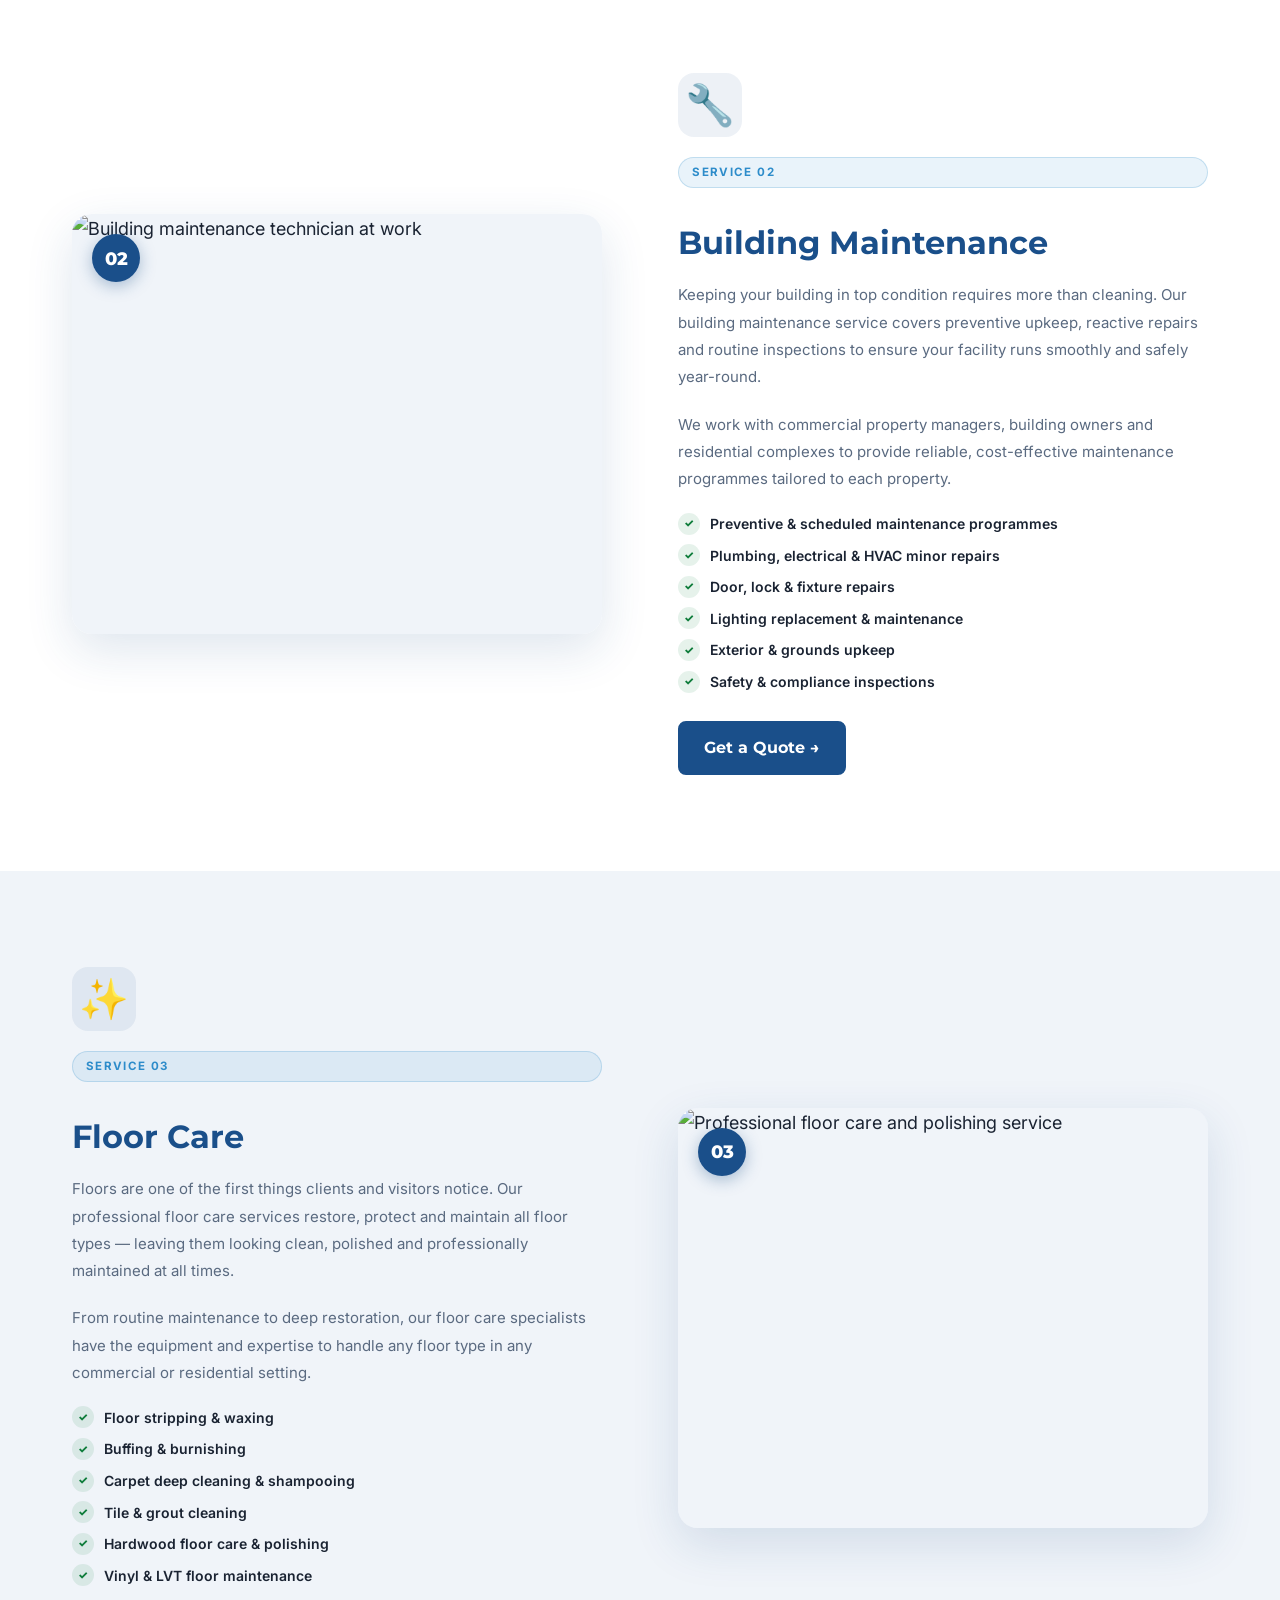
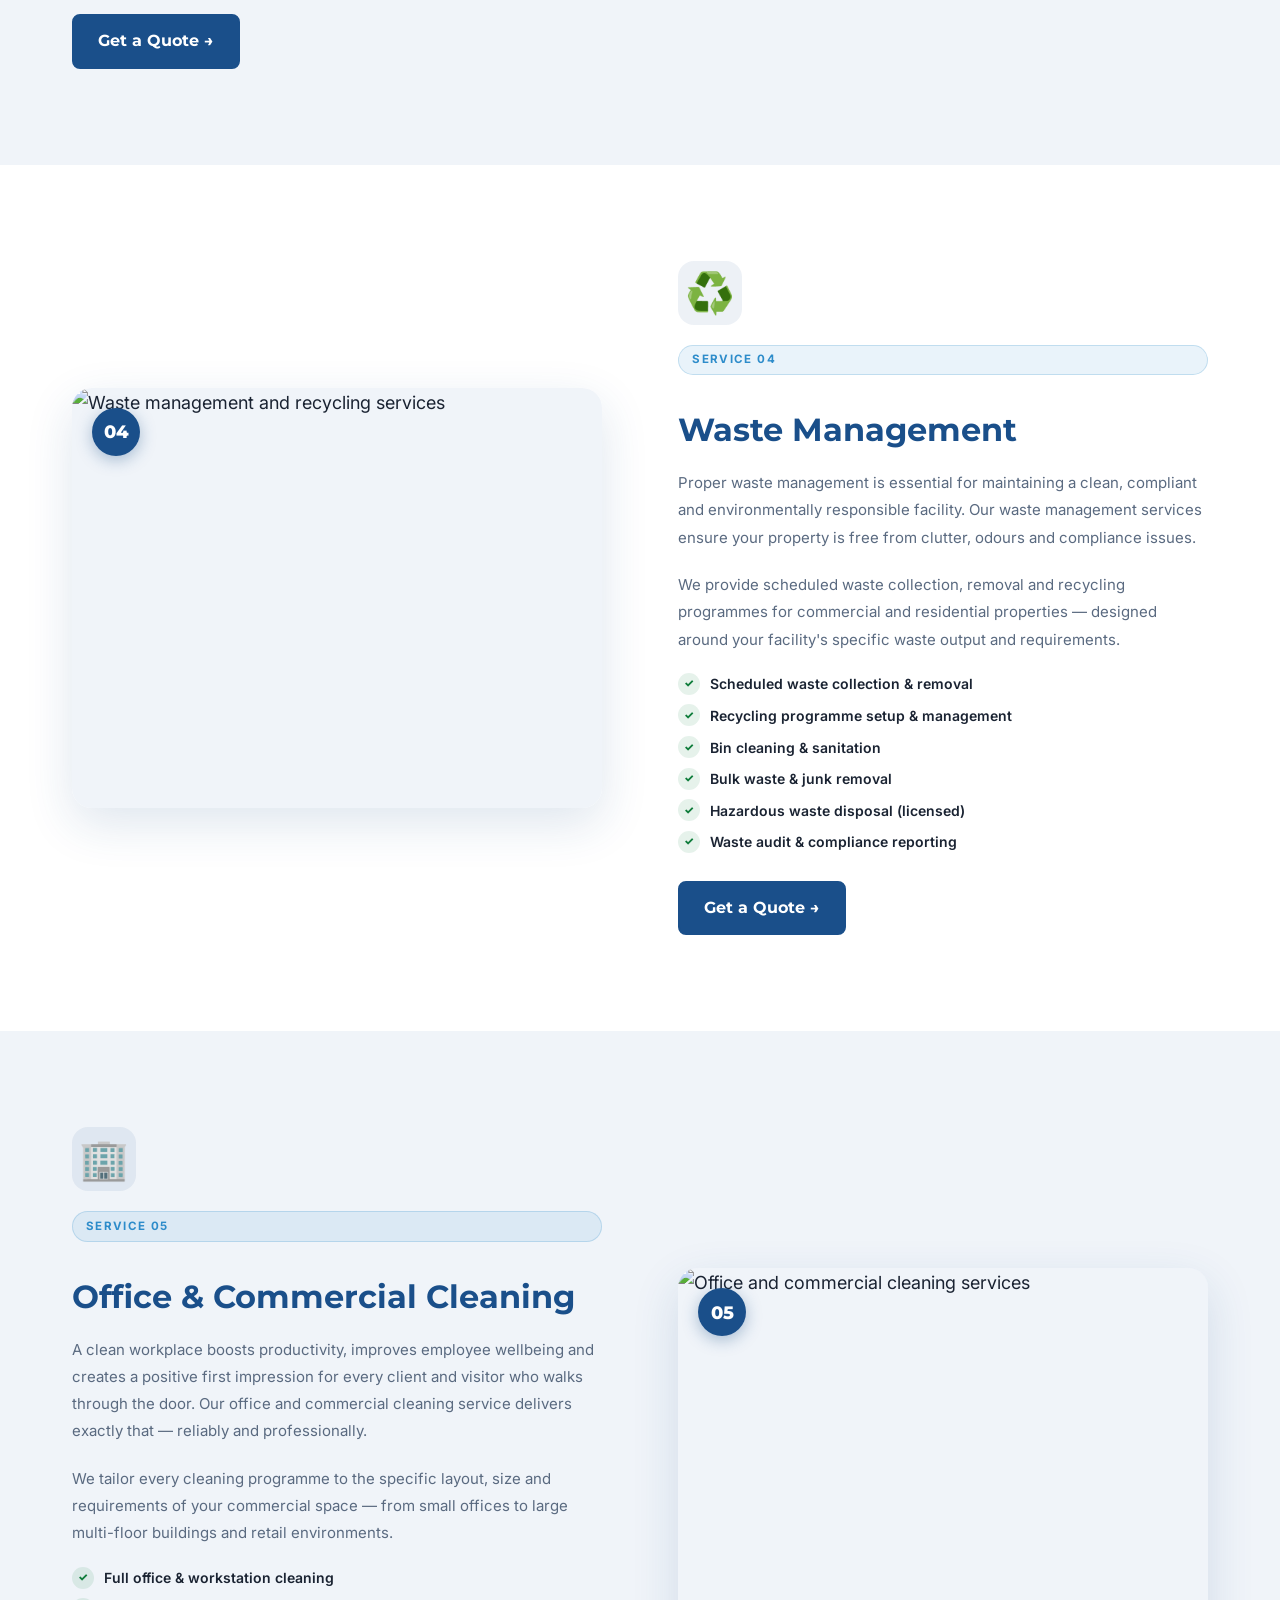
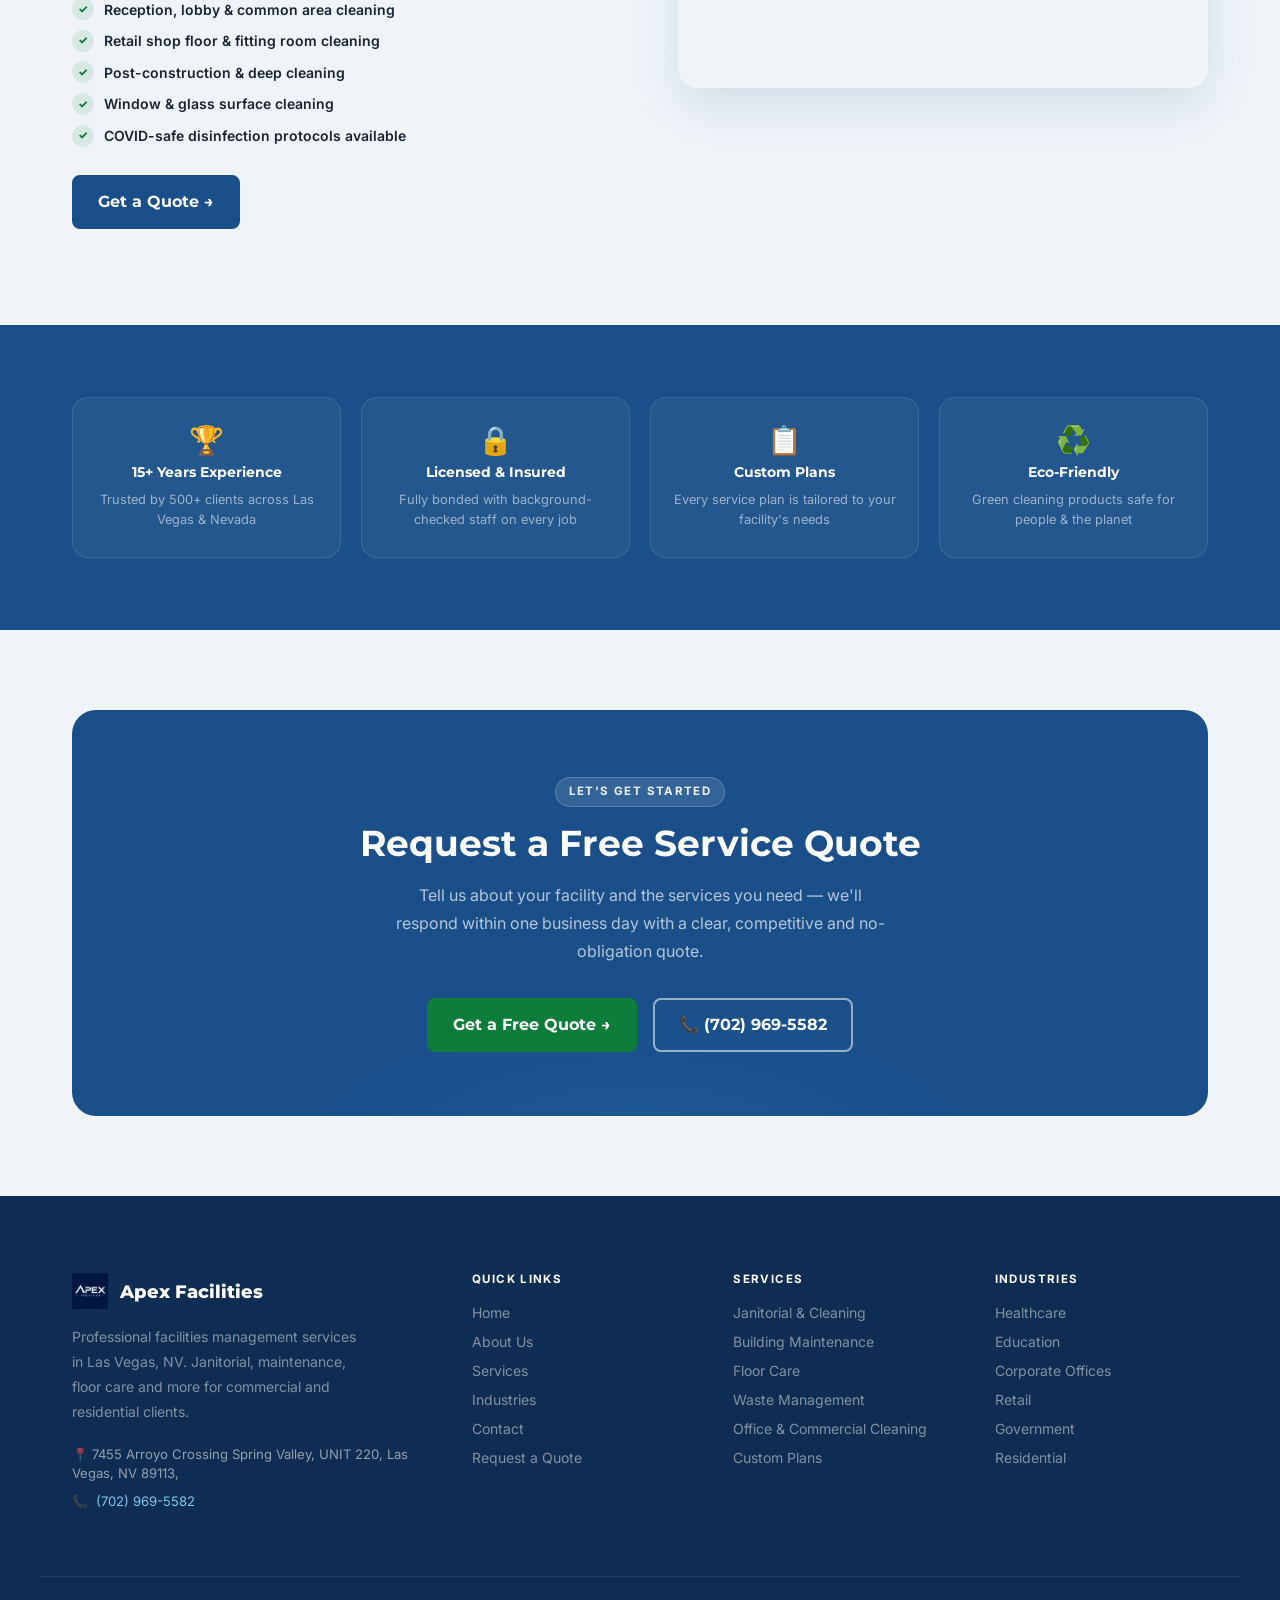
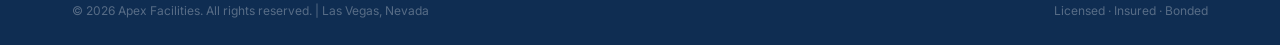
<file: services.html>
<!doctype html>
<html lang="en">
  <head>
    <meta charset="UTF-8" />
    <meta name="viewport" content="width=device-width, initial-scale=1.0" />
    <title>Our Services | Apex Facilities — Las Vegas, NV</title>
    <link rel="icon" type="image/png" href="./images/logo.png" />
    <meta
      name="description"
      content="Apex Facilities offers janitorial & cleaning, building maintenance, floor care, waste management and office & commercial cleaning services in Las Vegas, NV."
    />
    <link rel="icon" type="image/png" href="images/logo.png" />
    <link rel="preconnect" href="https://fonts.googleapis.com" />
    <link rel="preconnect" href="https://fonts.gstatic.com" crossorigin />
    <link
      href="https://fonts.googleapis.com/css2?family=Montserrat:wght@400;500;600;700;800&family=Inter:wght@300;400;500;600;700&display=swap"
      rel="stylesheet"
    />
    <link rel="stylesheet" href="css/style.css" />

    <style>
      /* ── PAGE HERO ────────────────────────────── */
      .page-hero {
        background: var(--color-primary);
        padding: clamp(4rem, 10vw, 7rem) 0 clamp(3rem, 7vw, 5rem);
        position: relative;
        overflow: hidden;
        text-align: center;
      }

      .page-hero::before {
        content: "";
        position: absolute;
        inset: 0;
        background:
          radial-gradient(
            ellipse 60% 80% at 5% 60%,
            rgba(45, 140, 202, 0.14) 0%,
            transparent 65%
          ),
          radial-gradient(
            ellipse 50% 60% at 95% 10%,
            rgba(255, 255, 255, 0.03) 0%,
            transparent 55%
          );
        pointer-events: none;
      }

      .page-hero .container {
        position: relative;
        z-index: 1;
      }

      .page-hero-eyebrow {
        display: inline-flex;
        align-items: center;
        gap: 0.5rem;
        font-size: 0.72rem;
        font-weight: 700;
        letter-spacing: 0.12em;
        text-transform: uppercase;
        color: var(--color-accent-light);
        background: rgba(45, 140, 202, 0.15);
        border: 1px solid rgba(45, 140, 202, 0.3);
        padding: 0.35rem 0.9rem;
        border-radius: 9999px;
        margin-bottom: 1.25rem;
      }

      .page-hero h1 {
        font-family: var(--font-display);
        font-size: clamp(2rem, 4.5vw, 3.25rem);
        color: #fff;
        font-weight: 800;
        line-height: 1.1;
        letter-spacing: -0.02em;
        margin-bottom: 1.25rem;
      }

      .page-hero h1 em {
        font-style: normal;
        color: var(--color-accent-light);
      }

      .page-hero-desc {
        font-size: 1rem;
        color: rgba(255, 255, 255, 0.65);
        line-height: 1.82;
        max-width: 54ch;
        margin-inline: auto;
        margin-bottom: 2rem;
      }

      .page-hero-btns {
        display: flex;
        flex-wrap: wrap;
        gap: 1rem;
        justify-content: center;
      }

      /* ── SERVICE DETAIL CARDS ─────────────────── */
      .service-detail {
        padding: clamp(3.5rem, 8vw, 6rem) 0;
        position: relative;
      }

      .service-detail:nth-child(even) {
        background: var(--color-surface);
      }

      .service-detail-grid {
        display: grid;
        grid-template-columns: 1fr 1fr;
        gap: clamp(2.5rem, 6vw, 5rem);
        align-items: center;
      }

      .service-detail:nth-child(even) .service-detail-grid {
        direction: rtl;
      }

      .service-detail:nth-child(even) .service-detail-content,
      .service-detail:nth-child(even) .service-detail-img-wrap {
        direction: ltr;
      }

      .service-detail-img-wrap {
        border-radius: 1.25rem;
        overflow: hidden;
        box-shadow: 0 16px 48px rgba(26, 79, 138, 0.14);
        position: relative;
      }

      .service-detail-img {
        width: 100%;
        height: 420px;
        object-fit: cover;
        display: block;
        transition: transform 0.55s ease;
      }

      .service-detail-img-wrap:hover .service-detail-img {
        transform: scale(1.03);
      }

      /* Service number badge on image */
      .service-num-badge {
        position: absolute;
        top: 1.25rem;
        left: 1.25rem;
        background: var(--color-primary);
        color: #fff;
        font-family: var(--font-display);
        font-size: 1.1rem;
        font-weight: 800;
        width: 48px;
        height: 48px;
        border-radius: 50%;
        display: grid;
        place-items: center;
        box-shadow: 0 4px 16px rgba(26, 79, 138, 0.35);
      }

      .service-detail-content {
        display: grid;
        gap: 1.25rem;
      }

      .service-detail-icon {
        font-size: 2.5rem;
        line-height: 1;
        width: 64px;
        height: 64px;
        border-radius: 1rem;
        background: rgba(26, 79, 138, 0.08);
        display: grid;
        place-items: center;
      }

      .service-detail-content h2 {
        font-family: var(--font-display);
        font-size: clamp(1.4rem, 3vw, 2rem);
        color: var(--color-primary);
        line-height: 1.18;
      }

      .service-detail-content p {
        font-size: 0.9375rem;
        color: var(--color-text-muted);
        line-height: 1.82;
      }

      /* Feature list */
      .feature-list {
        display: grid;
        gap: 0.6rem;
      }

      .feature-list li {
        font-size: 0.875rem;
        font-weight: 600;
        color: var(--color-text);
        display: flex;
        align-items: center;
        gap: 0.6rem;
        line-height: 1.5;
      }

      .feature-list li .chk {
        width: 22px;
        height: 22px;
        border-radius: 50%;
        background: rgba(14, 124, 58, 0.1);
        color: var(--color-cta);
        font-size: 0.7rem;
        font-weight: 800;
        display: grid;
        place-items: center;
        flex-shrink: 0;
      }

      /* ── ALL SERVICES QUICK NAV ───────────────── */
      .services-nav {
        background: #fff;
        border-bottom: 1px solid var(--color-border);
        position: sticky;
        top: 72px;
        z-index: 50;
      }

      .services-nav-inner {
        display: flex;
        gap: 0;
        overflow-x: auto;
        scrollbar-width: none;
      }

      .services-nav-inner::-webkit-scrollbar {
        display: none;
      }

      .svc-nav-link {
        display: flex;
        align-items: center;
        gap: 0.5rem;
        font-size: 0.82rem;
        font-weight: 600;
        color: var(--color-text-muted);
        padding: 1rem 1.25rem;
        white-space: nowrap;
        text-decoration: none;
        border-bottom: 2px solid transparent;
        transition:
          color 0.2s ease,
          border-color 0.2s ease;
        flex-shrink: 0;
      }

      .svc-nav-link:hover,
      .svc-nav-link.active {
        color: var(--color-primary);
        border-bottom-color: var(--color-primary);
      }

      /* ── SHARED LABEL ─────────────────────────── */
      .section-label {
        display: inline-block;
        font-size: 0.72rem;
        font-weight: 700;
        letter-spacing: 0.12em;
        text-transform: uppercase;
        color: var(--color-accent);
        background: rgba(45, 140, 202, 0.1);
        border: 1px solid rgba(45, 140, 202, 0.22);
        padding: 0.3rem 0.8rem;
        border-radius: 9999px;
        margin-bottom: 1rem;
      }

      /* ── WHY STRIP ────────────────────────────── */
      .why-strip {
        background: var(--color-primary);
        padding: clamp(2.5rem, 6vw, 4.5rem) 0;
      }

      .why-strip-grid {
        display: grid;
        grid-template-columns: repeat(4, 1fr);
        gap: 1.25rem;
      }

      .why-strip-card {
        text-align: center;
        padding: 1.75rem 1rem;
        border: 1px solid rgba(255, 255, 255, 0.1);
        border-radius: 1rem;
        background: rgba(255, 255, 255, 0.05);
        display: grid;
        gap: 0.6rem;
        justify-items: center;
        transition: background 0.2s ease;
      }

      .why-strip-card:hover {
        background: rgba(255, 255, 255, 0.09);
      }

      .why-strip-card .icon {
        font-size: 1.75rem;
        line-height: 1;
      }

      .why-strip-card h4 {
        font-family: var(--font-display);
        font-size: 0.9rem;
        font-weight: 700;
        color: #fff;
      }

      .why-strip-card p {
        font-size: 0.8rem;
        color: rgba(255, 255, 255, 0.55);
        line-height: 1.55;
      }

      /* ── CTA ──────────────────────────────────── */
      .cta-section {
        padding: clamp(3rem, 7vw, 5rem) 0;
        background: var(--color-surface);
      }

      .cta-box {
        background: var(--color-primary);
        border-radius: 1.5rem;
        padding: clamp(2.5rem, 6vw, 4rem);
        text-align: center;
        position: relative;
        overflow: hidden;
      }

      .cta-box::before {
        content: "";
        position: absolute;
        inset: 0;
        background: radial-gradient(
          ellipse 55% 80% at 50% 120%,
          rgba(45, 140, 202, 0.2) 0%,
          transparent 60%
        );
        pointer-events: none;
      }

      .cta-box > * {
        position: relative;
        z-index: 1;
      }

      .cta-box .section-label {
        background: rgba(255, 255, 255, 0.12);
        border-color: rgba(255, 255, 255, 0.2);
        color: rgba(255, 255, 255, 0.9);
        display: inline-block;
        margin-bottom: 1rem;
      }

      .cta-box h2 {
        font-family: var(--font-display);
        font-size: clamp(1.5rem, 3vw, 2.25rem);
        color: #fff;
        margin-bottom: 1rem;
      }

      .cta-box p {
        font-size: 1rem;
        color: rgba(255, 255, 255, 0.68);
        max-width: 52ch;
        margin-inline: auto;
        margin-bottom: 2rem;
        line-height: 1.78;
      }

      .cta-btns {
        display: flex;
        flex-wrap: wrap;
        gap: 1rem;
        justify-content: center;
      }

      /* ── FOOTER ───────────────────────────────── */
      .footer {
        background: var(--color-primary-deeper);
        padding-top: clamp(3rem, 6vw, 5rem);
      }

      .footer-grid {
        display: grid;
        grid-template-columns: 1.65fr repeat(3, 1fr);
        gap: clamp(1.5rem, 4vw, 3rem);
        padding-bottom: clamp(2.5rem, 5vw, 4rem);
        border-bottom: 1px solid rgba(255, 255, 255, 0.08);
      }

      .footer-brand {
        display: grid;
        gap: 1rem;
        align-content: start;
      }

      .footer-logo {
        display: flex;
        align-items: center;
        gap: 0.75rem;
      }

      .footer-logo img {
        height: 36px;
        width: auto;
        object-fit: contain;
      }

      .footer-logo-text {
        font-family: var(--font-display);
        font-size: 1.1rem;
        font-weight: 800;
        color: #fff;
      }

      .footer-brand p {
        font-size: 0.875rem;
        color: rgba(255, 255, 255, 0.48);
        line-height: 1.78;
        max-width: 34ch;
      }

      .footer-contact-item {
        display: flex;
        align-items: flex-start;
        gap: 0.5rem;
        font-size: 0.82rem;
        color: rgba(255, 255, 255, 0.55);
        line-height: 1.5;
      }

      .footer-contact-item a {
        color: var(--color-accent-light);
        transition: color 0.2s ease;
      }

      .footer-contact-item a:hover {
        color: #fff;
      }

      .footer-col {
        display: grid;
        gap: 1rem;
        align-content: start;
      }

      .footer-col h4 {
        font-size: 0.72rem;
        font-weight: 700;
        color: #fff;
        letter-spacing: 0.12em;
        text-transform: uppercase;
      }

      .footer-col ul {
        display: grid;
        gap: 0.5rem;
      }

      .footer-col li,
      .footer-col a {
        font-size: 0.875rem;
        color: rgba(255, 255, 255, 0.48);
        transition: color 0.2s ease;
        line-height: 1.5;
        text-decoration: none;
      }

      .footer-col a:hover {
        color: var(--color-accent-light);
      }

      .footer-bottom {
        display: flex;
        align-items: center;
        justify-content: space-between;
        flex-wrap: wrap;
        gap: 0.75rem;
        padding-block: 1.5rem;
      }

      .footer-bottom p {
        font-size: 0.75rem;
        color: rgba(255, 255, 255, 0.3);
      }

      /* ── RESPONSIVE ───────────────────────────── */
      @media (max-width: 1024px) {
        .why-strip-grid {
          grid-template-columns: repeat(2, 1fr);
        }
        .footer-grid {
          grid-template-columns: 1fr 1fr;
        }
        .footer-brand {
          grid-column: 1 / -1;
        }
      }

      @media (max-width: 900px) {
        .service-detail-grid {
          grid-template-columns: 1fr;
        }
        .service-detail:nth-child(even) .service-detail-grid {
          direction: ltr;
        }
      }

      @media (max-width: 640px) {
        .why-strip-grid {
          grid-template-columns: 1fr 1fr;
        }
        .footer-grid {
          grid-template-columns: 1fr;
        }
        .footer-brand {
          grid-column: auto;
        }
        .footer-bottom {
          flex-direction: column;
          text-align: center;
        }
        .cta-btns {
          flex-direction: column;
          align-items: center;
        }
        .cta-btns .btn {
          width: 100%;
          max-width: 320px;
          justify-content: center;
        }
      }
    </style>
  </head>
  <body>
    <!-- HEADER -->
    <header class="header">
      <div class="container">
        <nav class="navbar">
          <div class="logo">
            <span class="logo-text">Apex Facilities</span>
          </div>
          <ul class="nav-links" id="nav-links">
            <li><a href="index.html">Home</a></li>
            <li><a href="about.html">About</a></li>
            <li><a href="services.html" class="active">Services</a></li>
            <li><a href="industries.html">Industries</a></li>
            <li><a href="contact.html">Contact</a></li>
          </ul>
          <a href="quote.html" class="btn btn-cta nav-cta">Request a Quote</a>
          <button
            class="hamburger"
            id="hamburger"
            aria-label="Toggle menu"
            aria-expanded="false"
          >
            <span></span><span></span><span></span>
          </button>
        </nav>
      </div>
    </header>

    <!-- ═══════════════════════════════════
         PAGE HERO
         ═══════════════════════════════════ -->
    <section class="page-hero">
      <div class="container">
        <span class="page-hero-eyebrow">🧹 What We Offer</span>
        <h1>Professional Facilities<br /><em>Management Services</em></h1>
        <p class="page-hero-desc">
          From daily janitorial services to full building maintenance — Apex
          Facilities delivers tailored, professional facility solutions for
          commercial and residential clients across Las Vegas, NV.
        </p>
        <div class="page-hero-btns">
          <a href="quote.html" class="btn btn-cta">Get a Free Quote →</a>
          <a href="contact.html" class="btn btn-outline-light">Talk to Us</a>
        </div>
      </div>
    </section>

    <!-- ═══════════════════════════════════
         QUICK NAV
         ═══════════════════════════════════ -->
    <nav class="services-nav" aria-label="Services navigation">
      <div class="container">
        <div class="services-nav-inner">
          <a href="#janitorial" class="svc-nav-link"
            >🧹 Janitorial &amp; Cleaning</a
          >
          <a href="#maintenance" class="svc-nav-link"
            >🔧 Building Maintenance</a
          >
          <a href="#floor-care" class="svc-nav-link">✨ Floor Care</a>
          <a href="#waste" class="svc-nav-link">♻️ Waste Management</a>
          <a href="#commercial" class="svc-nav-link">🏢 Commercial Cleaning</a>
        </div>
      </div>
    </nav>

    <!-- ═══════════════════════════════════
         SERVICE 1 — JANITORIAL
         ═══════════════════════════════════ -->
    <section class="service-detail" id="janitorial">
      <div class="container">
        <div class="service-detail-grid">
          <div class="service-detail-img-wrap">
            <img
              src="https://images.unsplash.com/photo-1581578731548-c64695cc6952?w=800&q=80&fit=crop"
              alt="Professional janitorial and cleaning services"
              class="service-detail-img"
              loading="lazy"
              width="800"
              height="420"
            />
            <div class="service-num-badge">01</div>
          </div>

          <div class="service-detail-content">
            <div class="service-detail-icon">🧹</div>
            <span class="section-label">Service 01</span>
            <h2>Janitorial &amp; Cleaning Services</h2>
            <p>
              Our janitorial services provide consistent, thorough cleaning for
              offices, commercial buildings and residential properties. We work
              around your schedule — daily, weekly or customised frequencies —
              to keep your space spotless at all times.
            </p>
            <p>
              Every clean is performed by trained, uniformed staff using
              professional-grade, eco-friendly products that are safe for your
              staff, tenants and clients.
            </p>
            <ul class="feature-list">
              <li>
                <span class="chk">✓</span> Daily, weekly or custom cleaning
                schedules
              </li>
              <li>
                <span class="chk">✓</span> Restroom sanitation &amp; restocking
              </li>
              <li><span class="chk">✓</span> Common area and lobby cleaning</li>
              <li>
                <span class="chk">✓</span> Kitchen &amp; break room cleaning
              </li>
              <li>
                <span class="chk">✓</span> Dusting, vacuuming &amp; surface
                disinfection
              </li>
              <li>
                <span class="chk">✓</span> Eco-friendly, low-VOC cleaning
                products
              </li>
            </ul>
            <a
              href="quote.html"
              class="btn btn-primary"
              style="width: fit-content; margin-top: 0.5rem"
              >Get a Quote →</a
            >
          </div>
        </div>
      </div>
    </section>

    <!-- ═══════════════════════════════════
         SERVICE 2 — BUILDING MAINTENANCE
         ═══════════════════════════════════ -->
    <section class="service-detail" id="maintenance">
      <div class="container">
        <div class="service-detail-grid">
          <div class="service-detail-img-wrap">
            <img
              src="https://images.unsplash.com/photo-1504307651254-35680f356dfd?w=800&q=80&fit=crop"
              alt="Building maintenance technician at work"
              class="service-detail-img"
              loading="lazy"
              width="800"
              height="420"
            />
            <div class="service-num-badge">02</div>
          </div>

          <div class="service-detail-content">
            <div class="service-detail-icon">🔧</div>
            <span class="section-label">Service 02</span>
            <h2>Building Maintenance</h2>
            <p>
              Keeping your building in top condition requires more than
              cleaning. Our building maintenance service covers preventive
              upkeep, reactive repairs and routine inspections to ensure your
              facility runs smoothly and safely year-round.
            </p>
            <p>
              We work with commercial property managers, building owners and
              residential complexes to provide reliable, cost-effective
              maintenance programmes tailored to each property.
            </p>
            <ul class="feature-list">
              <li>
                <span class="chk">✓</span> Preventive &amp; scheduled
                maintenance programmes
              </li>
              <li>
                <span class="chk">✓</span> Plumbing, electrical &amp; HVAC minor
                repairs
              </li>
              <li>
                <span class="chk">✓</span> Door, lock &amp; fixture repairs
              </li>
              <li>
                <span class="chk">✓</span> Lighting replacement &amp;
                maintenance
              </li>
              <li><span class="chk">✓</span> Exterior &amp; grounds upkeep</li>
              <li>
                <span class="chk">✓</span> Safety &amp; compliance inspections
              </li>
            </ul>
            <a
              href="quote.html"
              class="btn btn-primary"
              style="width: fit-content; margin-top: 0.5rem"
              >Get a Quote →</a
            >
          </div>
        </div>
      </div>
    </section>

    <!-- ═══════════════════════════════════
         SERVICE 3 — FLOOR CARE
         ═══════════════════════════════════ -->
    <section class="service-detail" id="floor-care">
      <div class="container">
        <div class="service-detail-grid">
          <div class="service-detail-img-wrap">
            <img
              src="https://images.unsplash.com/photo-1558618047-3c8c76ca7d13?w=800&q=80&fit=crop"
              alt="Professional floor care and polishing service"
              class="service-detail-img"
              loading="lazy"
              width="800"
              height="420"
            />
            <div class="service-num-badge">03</div>
          </div>

          <div class="service-detail-content">
            <div class="service-detail-icon">✨</div>
            <span class="section-label">Service 03</span>
            <h2>Floor Care</h2>
            <p>
              Floors are one of the first things clients and visitors notice.
              Our professional floor care services restore, protect and maintain
              all floor types — leaving them looking clean, polished and
              professionally maintained at all times.
            </p>
            <p>
              From routine maintenance to deep restoration, our floor care
              specialists have the equipment and expertise to handle any floor
              type in any commercial or residential setting.
            </p>
            <ul class="feature-list">
              <li><span class="chk">✓</span> Floor stripping &amp; waxing</li>
              <li><span class="chk">✓</span> Buffing &amp; burnishing</li>
              <li>
                <span class="chk">✓</span> Carpet deep cleaning &amp; shampooing
              </li>
              <li><span class="chk">✓</span> Tile &amp; grout cleaning</li>
              <li>
                <span class="chk">✓</span> Hardwood floor care &amp; polishing
              </li>
              <li>
                <span class="chk">✓</span> Vinyl &amp; LVT floor maintenance
              </li>
            </ul>
            <a
              href="quote.html"
              class="btn btn-primary"
              style="width: fit-content; margin-top: 0.5rem"
              >Get a Quote →</a
            >
          </div>
        </div>
      </div>
    </section>

    <!-- ═══════════════════════════════════
         SERVICE 4 — WASTE MANAGEMENT
         ═══════════════════════════════════ -->
    <section class="service-detail" id="waste">
      <div class="container">
        <div class="service-detail-grid">
          <div class="service-detail-img-wrap">
            <img
              src="https://images.unsplash.com/photo-1532996122724-e3c354a0b15b?w=800&q=80&fit=crop"
              alt="Waste management and recycling services"
              class="service-detail-img"
              loading="lazy"
              width="800"
              height="420"
            />
            <div class="service-num-badge">04</div>
          </div>

          <div class="service-detail-content">
            <div class="service-detail-icon">♻️</div>
            <span class="section-label">Service 04</span>
            <h2>Waste Management</h2>
            <p>
              Proper waste management is essential for maintaining a clean,
              compliant and environmentally responsible facility. Our waste
              management services ensure your property is free from clutter,
              odours and compliance issues.
            </p>
            <p>
              We provide scheduled waste collection, removal and recycling
              programmes for commercial and residential properties — designed
              around your facility's specific waste output and requirements.
            </p>
            <ul class="feature-list">
              <li>
                <span class="chk">✓</span> Scheduled waste collection &amp;
                removal
              </li>
              <li>
                <span class="chk">✓</span> Recycling programme setup &amp;
                management
              </li>
              <li><span class="chk">✓</span> Bin cleaning &amp; sanitation</li>
              <li><span class="chk">✓</span> Bulk waste &amp; junk removal</li>
              <li>
                <span class="chk">✓</span> Hazardous waste disposal (licensed)
              </li>
              <li>
                <span class="chk">✓</span> Waste audit &amp; compliance
                reporting
              </li>
            </ul>
            <a
              href="quote.html"
              class="btn btn-primary"
              style="width: fit-content; margin-top: 0.5rem"
              >Get a Quote →</a
            >
          </div>
        </div>
      </div>
    </section>

    <!-- ═══════════════════════════════════
         SERVICE 5 — COMMERCIAL CLEANING
         ═══════════════════════════════════ -->
    <section class="service-detail" id="commercial">
      <div class="container">
        <div class="service-detail-grid">
          <div class="service-detail-img-wrap">
            <img
              src="https://images.unsplash.com/photo-1497366216548-37526070297c?w=800&q=80&fit=crop"
              alt="Office and commercial cleaning services"
              class="service-detail-img"
              loading="lazy"
              width="800"
              height="420"
            />
            <div class="service-num-badge">05</div>
          </div>

          <div class="service-detail-content">
            <div class="service-detail-icon">🏢</div>
            <span class="section-label">Service 05</span>
            <h2>Office &amp; Commercial Cleaning</h2>
            <p>
              A clean workplace boosts productivity, improves employee wellbeing
              and creates a positive first impression for every client and
              visitor who walks through the door. Our office and commercial
              cleaning service delivers exactly that — reliably and
              professionally.
            </p>
            <p>
              We tailor every cleaning programme to the specific layout, size
              and requirements of your commercial space — from small offices to
              large multi-floor buildings and retail environments.
            </p>
            <ul class="feature-list">
              <li>
                <span class="chk">✓</span> Full office &amp; workstation
                cleaning
              </li>
              <li>
                <span class="chk">✓</span> Reception, lobby &amp; common area
                cleaning
              </li>
              <li>
                <span class="chk">✓</span> Retail shop floor &amp; fitting room
                cleaning
              </li>
              <li>
                <span class="chk">✓</span> Post-construction &amp; deep cleaning
              </li>
              <li>
                <span class="chk">✓</span> Window &amp; glass surface cleaning
              </li>
              <li>
                <span class="chk">✓</span> COVID-safe disinfection protocols
                available
              </li>
            </ul>
            <a
              href="quote.html"
              class="btn btn-primary"
              style="width: fit-content; margin-top: 0.5rem"
              >Get a Quote →</a
            >
          </div>
        </div>
      </div>
    </section>

    <!-- ═══════════════════════════════════
         WHY APEX STRIP
         ═══════════════════════════════════ -->
    <section class="why-strip">
      <div class="container">
        <div class="why-strip-grid">
          <div class="why-strip-card">
            <div class="icon">🏆</div>
            <h4>15+ Years Experience</h4>
            <p>Trusted by 500+ clients across Las Vegas &amp; Nevada</p>
          </div>
          <div class="why-strip-card">
            <div class="icon">🔒</div>
            <h4>Licensed &amp; Insured</h4>
            <p>Fully bonded with background-checked staff on every job</p>
          </div>
          <div class="why-strip-card">
            <div class="icon">📋</div>
            <h4>Custom Plans</h4>
            <p>Every service plan is tailored to your facility's needs</p>
          </div>
          <div class="why-strip-card">
            <div class="icon">♻️</div>
            <h4>Eco-Friendly</h4>
            <p>Green cleaning products safe for people &amp; the planet</p>
          </div>
        </div>
      </div>
    </section>

    <!-- ═══════════════════════════════════
         CTA
         ═══════════════════════════════════ -->
    <section class="cta-section">
      <div class="container">
        <div class="cta-box">
          <span class="section-label">Let's Get Started</span>
          <h2>Request a Free Service Quote</h2>
          <p>
            Tell us about your facility and the services you need — we'll
            respond within one business day with a clear, competitive and
            no-obligation quote.
          </p>
          <div class="cta-btns">
            <a href="quote.html" class="btn btn-cta">Get a Free Quote →</a>
            <a href="tel:+17029695582" class="btn btn-outline-light"
              >📞 (702) 969-5582</a
            >
          </div>
        </div>
      </div>
    </section>

    <!-- FOOTER -->
    <footer class="footer">
      <div class="container footer-grid">
        <div class="footer-brand">
          <div class="footer-logo">
            <img src="images/logo.png" alt="Apex Facilities" />
            <span class="footer-logo-text">Apex Facilities</span>
          </div>
          <p>
            Professional facilities management services in Las Vegas, NV.
            Janitorial, maintenance, floor care and more for commercial and
            residential clients.
          </p>
          <div style="display: grid; gap: 0.5rem; margin-top: 0.25rem">
            <div class="footer-contact-item">
              📍 7455 Arroyo Crossing Spring Valley, UNIT 220, Las Vegas, NV
              89113,
            </div>
            <div class="footer-contact-item">
              📞 <a href="tel:+17029695582">(702) 969-5582</a>
            </div>
          </div>
        </div>

        <div class="footer-col">
          <h4>Quick Links</h4>
          <ul>
            <li><a href="index.html">Home</a></li>
            <li><a href="about.html">About Us</a></li>
            <li><a href="services.html">Services</a></li>
            <li><a href="industries.html">Industries</a></li>
            <li><a href="contact.html">Contact</a></li>
            <li><a href="quote.html">Request a Quote</a></li>
          </ul>
        </div>

        <div class="footer-col">
          <h4>Services</h4>
          <ul>
            <li><a href="services.html">Janitorial &amp; Cleaning</a></li>
            <li><a href="services.html">Building Maintenance</a></li>
            <li><a href="services.html">Floor Care</a></li>
            <li><a href="services.html">Waste Management</a></li>
            <li>
              <a href="services.html">Office &amp; Commercial Cleaning</a>
            </li>
            <li><a href="quote.html">Custom Plans</a></li>
          </ul>
        </div>

        <div class="footer-col">
          <h4>Industries</h4>
          <ul>
            <li><a href="industries.html">Healthcare</a></li>
            <li><a href="industries.html">Education</a></li>
            <li><a href="industries.html">Corporate Offices</a></li>
            <li><a href="industries.html">Retail</a></li>
            <li><a href="industries.html">Government</a></li>
            <li><a href="industries.html">Residential</a></li>
          </ul>
        </div>
      </div>
      <div class="container footer-bottom">
        <p>© 2026 Apex Facilities. All rights reserved. | Las Vegas, Nevada</p>
        <p>Licensed · Insured · Bonded</p>
      </div>
    </footer>

    <script src="js/main.js"></script>
  </body>
</html>
</file>
<file: css/style.css>
/* ============================================================
   APEX FACILITIES — style.css
   Fonts: Montserrat (display) + Inter (body)
   Palette: Navy primary + Sky accent + Green CTA
   ============================================================ */

/* ── GOOGLE FONTS ─────────────────────────────────────────── */
@import url('https://fonts.googleapis.com/css2?family=Montserrat:wght@400;500;600;700;800&family=Inter:wght@300;400;500;600;700&display=swap');

/* ── DESIGN TOKENS ────────────────────────────────────────── */
:root {
  /* Fonts */
  --font-display: 'Montserrat', 'Helvetica Neue', sans-serif;
  --font-body:    'Inter', 'Helvetica Neue', sans-serif;

  /* Colors */
  --color-primary:        #1a4f8a;
  --color-primary-hover:  #163f6e;
  --color-primary-deeper: #0f2d52;
  --color-accent:         #2d8cca;
  --color-accent-hover:   #2278b0;
  --color-accent-light:   #7ec8f0;
  --color-cta:            #0e7c3a;
  --color-cta-hover:      #0a5f2c;

  /* Surfaces */
  --color-bg:      #f8f9fc;
  --color-surface: #f0f4f9;
  --color-border:  #dde4ee;

  /* Text */
  --color-text:       #1a2332;
  --color-text-muted: #5a6a80;
  --color-text-faint: #9aaabb;

  /* Radius */
  --radius-sm:   0.375rem;
  --radius-md:   0.5rem;
  --radius-lg:   0.75rem;
  --radius-xl:   1rem;
  --radius-full: 9999px;

  /* Spacing */
  --space-1:  0.25rem;
  --space-2:  0.5rem;
  --space-3:  0.75rem;
  --space-4:  1rem;
  --space-5:  1.25rem;
  --space-6:  1.5rem;
  --space-8:  2rem;
  --space-10: 2.5rem;
  --space-12: 3rem;
  --space-16: 4rem;
  --space-20: 5rem;
  --space-24: 6rem;

  /* Type scale */
  --text-xs:   clamp(0.75rem,  0.7rem  + 0.25vw, 0.875rem);
  --text-sm:   clamp(0.875rem, 0.8rem  + 0.35vw, 1rem);
  --text-base: clamp(1rem,     0.95rem + 0.25vw, 1.125rem);
  --text-lg:   clamp(1.125rem, 1rem    + 0.75vw, 1.5rem);
  --text-xl:   clamp(1.5rem,   1.2rem  + 1.25vw, 2.25rem);
  --text-2xl:  clamp(2rem,     1.2rem  + 2.5vw,  3.5rem);
  --text-3xl:  clamp(2.5rem,   1rem    + 4vw,    5rem);

  /* Shadows */
  --shadow-sm: 0 1px 3px rgba(26,79,138,0.08);
  --shadow-md: 0 4px 16px rgba(26,79,138,0.1);
  --shadow-lg: 0 12px 40px rgba(26,79,138,0.14);

  /* Content widths */
  --content-narrow:  640px;
  --content-default: 960px;
  --content-wide:    1200px;

  /* Transitions */
  --transition: 180ms cubic-bezier(0.16, 1, 0.3, 1);
}

/* ── BASE RESET ───────────────────────────────────────────── */
*, *::before, *::after {
  box-sizing: border-box;
  margin: 0;
  padding: 0;
}

html {
  -webkit-font-smoothing: antialiased;
  -moz-osx-font-smoothing: grayscale;
  text-rendering: optimizeLegibility;
  scroll-behavior: smooth;
  scroll-padding-top: var(--space-20);
  -webkit-text-size-adjust: none;
  text-size-adjust: none;
  hanging-punctuation: first last;
}

body {
  min-height: 100dvh;
  font-family: var(--font-body);
  font-size: var(--text-base);
  color: var(--color-text);
  background-color: #fff;
  line-height: 1.65;
}

img, picture, video, canvas, svg {
  display: block;
  max-width: 100%;
  height: auto;
}

input, button, textarea, select {
  font: inherit;
  color: inherit;
}

h1, h2, h3, h4, h5, h6 {
  text-wrap: balance;
  line-height: 1.15;
}

p, li, figcaption {
  text-wrap: pretty;
  max-width: 72ch;
}

ul { list-style: none; }
a  { text-decoration: none; color: inherit; }
table { border-collapse: collapse; width: 100%; }
button { cursor: pointer; background: none; border: none; }

::selection {
  background: rgba(45,140,202,0.2);
  color: var(--color-text);
}

:focus-visible {
  outline: 2px solid var(--color-accent);
  outline-offset: 3px;
  border-radius: var(--radius-sm);
}

@media (prefers-reduced-motion: reduce) {
  *, *::before, *::after {
    animation-duration: 0.01ms !important;
    animation-iteration-count: 1 !important;
    transition-duration: 0.01ms !important;
    scroll-behavior: auto !important;
  }
}

a, button, [role="button"], input, textarea, select {
  transition:
    color var(--transition),
    background var(--transition),
    border-color var(--transition),
    box-shadow var(--transition),
    opacity var(--transition);
}

.sr-only {
  position: absolute;
  width: 1px; height: 1px;
  padding: 0; margin: -1px;
  overflow: hidden;
  clip: rect(0,0,0,0);
  white-space: nowrap;
  border-width: 0;
}

/* ── LAYOUT ───────────────────────────────────────────────── */
.container {
  max-width: var(--content-wide);
  margin-inline: auto;
  padding-inline: clamp(1rem, 4vw, 2rem);
}

.container-narrow {
  max-width: var(--content-narrow);
  margin-inline: auto;
  padding-inline: clamp(1rem, 4vw, 2rem);
}

/* ── BUTTONS ──────────────────────────────────────────────── */
.btn {
  display: inline-flex;
  align-items: center;
  gap: 0.5rem;
  padding: 0.75rem 1.5rem;
  border-radius: var(--radius-md);
  font-family: var(--font-display);
  font-size: var(--text-sm);
  font-weight: 700;
  cursor: pointer;
  white-space: nowrap;
  border: 2px solid transparent;
  transition:
    background var(--transition),
    color var(--transition),
    border-color var(--transition),
    box-shadow var(--transition),
    transform var(--transition);
}

.btn:active { transform: translateY(1px); }

/* Primary — navy */
.btn-primary {
  background: var(--color-primary);
  color: #fff;
  border-color: var(--color-primary);
}
.btn-primary:hover {
  background: var(--color-primary-hover);
  border-color: var(--color-primary-hover);
  box-shadow: 0 4px 16px rgba(26,79,138,0.28);
}

/* CTA — green */
.btn-cta {
  background: var(--color-cta);
  color: #fff;
  border-color: var(--color-cta);
}
.btn-cta:hover {
  background: var(--color-cta-hover);
  border-color: var(--color-cta-hover);
  box-shadow: 0 4px 16px rgba(14,124,58,0.3);
}

/* Outline — navy border */
.btn-outline {
  background: transparent;
  color: var(--color-primary);
  border-color: var(--color-primary);
}
.btn-outline:hover {
  background: var(--color-primary);
  color: #fff;
}

/* Outline light — white border (for dark backgrounds) */
.btn-outline-light {
  background: transparent;
  color: #fff;
  border-color: rgba(255,255,255,0.55);
}
.btn-outline-light:hover {
  background: rgba(255,255,255,0.12);
  border-color: #fff;
}

/* Accent — sky blue */
.btn-accent {
  background: var(--color-accent);
  color: #fff;
  border-color: var(--color-accent);
}
.btn-accent:hover {
  background: var(--color-accent-hover);
  border-color: var(--color-accent-hover);
  box-shadow: 0 4px 16px rgba(45,140,202,0.3);
}

/* ── SECTION LABELS (eyebrow pills) ──────────────────────── */
.section-label {
  display: inline-block;
  font-size: 0.72rem;
  font-weight: 700;
  letter-spacing: 0.12em;
  text-transform: uppercase;
  color: var(--color-accent);
  background: rgba(45,140,202,0.1);
  border: 1px solid rgba(45,140,202,0.22);
  padding: 0.3rem 0.8rem;
  border-radius: var(--radius-full);
  margin-bottom: 1rem;
}

.section-label-light {
  display: inline-block;
  font-size: 0.72rem;
  font-weight: 700;
  letter-spacing: 0.12em;
  text-transform: uppercase;
  color: rgba(255,255,255,0.9);
  background: rgba(255,255,255,0.12);
  border: 1px solid rgba(255,255,255,0.2);
  padding: 0.3rem 0.8rem;
  border-radius: var(--radius-full);
  margin-bottom: 1rem;
}

/* ── SECTION HEADER ───────────────────────────────────────── */
.section-header {
  text-align: center;
  max-width: 640px;
  margin-inline: auto;
  margin-bottom: clamp(2rem, 5vw, 3rem);
}

.section-header .section-label { display: block; }

.section-header h2 {
  font-family: var(--font-display);
  font-size: clamp(1.5rem, 3.5vw, 2.25rem);
  color: var(--color-primary);
  margin-bottom: 1rem;
}

.section-header p {
  font-size: 1rem;
  color: var(--color-text-muted);
  max-width: 52ch;
  margin-inline: auto;
  line-height: 1.78;
}

/* ── HEADER / NAV ─────────────────────────────────────────── */
.header {
  position: sticky;
  top: 0;
  z-index: 100;
  background: #fff;
  border-bottom: 1px solid var(--color-border);
  box-shadow: 0 1px 8px rgba(26,79,138,0.06);
}

.navbar {
  display: flex;
  align-items: center;
  justify-content: space-between;
  gap: var(--space-4);
  height: 72px;
}

/* Logo */
.logo {
  display: flex;
  align-items: center;
  gap: 0.65rem;
  text-decoration: none;
  flex-shrink: 0;
}

.logo img {
  height: 40px;
  width: auto;
  object-fit: contain;
  display: block;
}

.logo-text {
  font-family: var(--font-display);
  font-size: 1.1rem;
  font-weight: 800;
  color: var(--color-primary);
  white-space: nowrap;
}

/* Nav links */
.nav-links {
  display: flex;
  align-items: center;
  gap: 0.25rem;
  list-style: none;
}

.nav-links a {
  display: block;
  padding: 0.5rem 0.85rem;
  font-size: 0.875rem;
  font-weight: 600;
  color: var(--color-text-muted);
  border-radius: var(--radius-sm);
  transition: color var(--transition), background var(--transition);
  white-space: nowrap;
}

.nav-links a:hover {
  color: var(--color-primary);
  background: rgba(26,79,138,0.06);
}

.nav-links a.active {
  color: var(--color-primary);
  font-weight: 700;
}

/* Nav CTA button */
.nav-cta {
  padding: 0.55rem 1.25rem;
  font-size: 0.85rem;
  flex-shrink: 0;
}

/* Hamburger */
.hamburger {
  display: none;
  flex-direction: column;
  justify-content: center;
  align-items: center;
  gap: 5px;
  width: 42px;
  height: 42px;
  border-radius: var(--radius-md);
  background: none;
  border: none;
  cursor: pointer;
  padding: 0;
  flex-shrink: 0;
  transition: background var(--transition);
}

.hamburger:hover { background: var(--color-surface); }

.hamburger span {
  display: block;
  width: 22px;
  height: 2px;
  background: var(--color-text);
  border-radius: 2px;
  transition: transform 0.28s ease, opacity 0.28s ease;
}

.hamburger.open span:nth-child(1) { transform: translateY(7px) rotate(45deg); }
.hamburger.open span:nth-child(2) { opacity: 0; transform: scaleX(0); }
.hamburger.open span:nth-child(3) { transform: translateY(-7px) rotate(-45deg); }

/* ── HOME HERO ────────────────────────────────────────────── */
.hero {
  background: var(--color-primary);
  padding: clamp(4rem, 10vw, 8rem) 0 clamp(3rem, 8vw, 6rem);
  position: relative;
  overflow: hidden;
}

.hero::before {
  content: '';
  position: absolute;
  inset: 0;
  background:
    radial-gradient(ellipse 60% 80% at 5% 60%, rgba(45,140,202,0.18) 0%, transparent 65%),
    radial-gradient(ellipse 50% 60% at 95% 10%, rgba(255,255,255,0.03) 0%, transparent 55%);
  pointer-events: none;
}

.hero .container {
  position: relative;
  z-index: 1;
  display: grid;
  grid-template-columns: 1fr 1fr;
  gap: clamp(2rem, 5vw, 5rem);
  align-items: center;
}

.hero-content {
  display: grid;
  gap: 1.5rem;
}

.hero-eyebrow {
  display: inline-flex;
  align-items: center;
  gap: 0.5rem;
  font-size: 0.72rem;
  font-weight: 700;
  letter-spacing: 0.12em;
  text-transform: uppercase;
  color: var(--color-accent-light);
  background: rgba(45,140,202,0.15);
  border: 1px solid rgba(45,140,202,0.3);
  padding: 0.35rem 0.9rem;
  border-radius: var(--radius-full);
  width: fit-content;
}

.hero h1 {
  font-family: var(--font-display);
  font-size: clamp(2.25rem, 5vw, 3.75rem);
  color: #fff;
  font-weight: 800;
  line-height: 1.08;
  letter-spacing: -0.025em;
}

.hero h1 em {
  font-style: normal;
  color: var(--color-accent-light);
}

.hero-desc {
  font-size: 1.0625rem;
  color: rgba(255,255,255,0.68);
  line-height: 1.82;
  max-width: 50ch;
}

.hero-btns {
  display: flex;
  flex-wrap: wrap;
  gap: 0.875rem;
  align-items: center;
}

/* Hero trust row */
.hero-trust {
  display: flex;
  flex-wrap: wrap;
  gap: 0.75rem;
  align-items: center;
}

.hero-trust-item {
  display: flex;
  align-items: center;
  gap: 0.4rem;
  font-size: 0.8rem;
  font-weight: 600;
  color: rgba(255,255,255,0.6);
}

.hero-trust-item .dot {
  width: 6px;
  height: 6px;
  border-radius: 50%;
  background: var(--color-cta);
}

/* Hero image side */
.hero-img-wrap {
  position: relative;
}

.hero-img-main {
  width: 100%;
  height: 480px;
  object-fit: cover;
  border-radius: 1.25rem;
  display: block;
  box-shadow: 0 24px 64px rgba(0,0,0,0.35);
}

/* Floating stat card on hero image */
.hero-float-card {
  position: absolute;
  bottom: 1.5rem;
  left: -1.5rem;
  background: #fff;
  border-radius: 1rem;
  padding: 1rem 1.25rem;
  box-shadow: 0 8px 32px rgba(0,0,0,0.18);
  display: flex;
  align-items: center;
  gap: 0.875rem;
  min-width: 180px;
}

.hero-float-icon {
  font-size: 1.75rem;
  line-height: 1;
  flex-shrink: 0;
}

.hero-float-text strong {
  display: block;
  font-family: var(--font-display);
  font-size: 1.35rem;
  font-weight: 800;
  color: var(--color-primary);
  line-height: 1;
}

.hero-float-text span {
  font-size: 0.78rem;
  color: var(--color-text-muted);
  margin-top: 3px;
  display: block;
}

/* Second float card */
.hero-float-card-2 {
  position: absolute;
  top: 1.5rem;
  right: -1.25rem;
  background: var(--color-primary);
  border-radius: 1rem;
  padding: 1rem 1.25rem;
  box-shadow: 0 8px 32px rgba(26,79,138,0.4);
  text-align: center;
  min-width: 140px;
}

.hero-float-card-2 strong {
  display: block;
  font-family: var(--font-display);
  font-size: 1.5rem;
  font-weight: 800;
  color: var(--color-accent-light);
  line-height: 1;
}

.hero-float-card-2 span {
  font-size: 0.72rem;
  color: rgba(255,255,255,0.65);
  margin-top: 4px;
  display: block;
}

/* ── SERVICES GRID ────────────────────────────────────────── */
.services-section {
  padding: clamp(3.5rem, 8vw, 6rem) 0;
  background: var(--color-surface);
}

.services-grid {
  display: grid;
  grid-template-columns: repeat(3, 1fr);
  gap: 1.25rem;
}

.service-card {
  background: #fff;
  border: 1px solid var(--color-border);
  border-radius: 1rem;
  padding: 2rem 1.75rem;
  display: grid;
  gap: 1rem;
  transition: box-shadow var(--transition), transform var(--transition);
}

.service-card:hover {
  box-shadow: var(--shadow-lg);
  transform: translateY(-4px);
}

.service-card-icon {
  font-size: 2rem;
  line-height: 1;
  width: 60px;
  height: 60px;
  border-radius: 0.875rem;
  background: rgba(26,79,138,0.07);
  display: grid;
  place-items: center;
}

.service-card h3 {
  font-family: var(--font-display);
  font-size: 1rem;
  font-weight: 700;
  color: var(--color-primary);
}

.service-card p {
  font-size: 0.875rem;
  color: var(--color-text-muted);
  line-height: 1.7;
}

.service-card-link {
  font-size: 0.82rem;
  font-weight: 700;
  color: var(--color-accent);
  display: inline-flex;
  align-items: center;
  gap: 0.35rem;
  margin-top: 0.25rem;
  transition: gap var(--transition), color var(--transition);
}

.service-card-link:hover {
  color: var(--color-primary);
  gap: 0.6rem;
}

/* ── WHY US / FEATURES ────────────────────────────────────── */
.why-section {
  padding: clamp(3.5rem, 8vw, 6rem) 0;
}

.why-grid {
  display: grid;
  grid-template-columns: 1fr 1fr;
  gap: clamp(2.5rem, 6vw, 5rem);
  align-items: center;
}

.why-img-wrap {
  border-radius: 1.25rem;
  overflow: hidden;
  box-shadow: var(--shadow-lg);
  position: relative;
}

.why-img {
  width: 100%;
  height: 480px;
  object-fit: cover;
  display: block;
  transition: transform 0.55s ease;
}

.why-img-wrap:hover .why-img { transform: scale(1.03); }

.why-content { display: grid; gap: 1.5rem; }

.why-content h2 {
  font-family: var(--font-display);
  font-size: clamp(1.5rem, 3vw, 2.1rem);
  color: var(--color-primary);
  line-height: 1.18;
}

.why-content p {
  font-size: 0.9375rem;
  color: var(--color-text-muted);
  line-height: 1.82;
}

.why-features {
  display: grid;
  gap: 0.875rem;
}

.why-feature {
  display: flex;
  align-items: flex-start;
  gap: 0.875rem;
}

.why-feature-icon {
  width: 40px;
  height: 40px;
  border-radius: 0.75rem;
  background: rgba(26,79,138,0.08);
  display: grid;
  place-items: center;
  font-size: 1.1rem;
  flex-shrink: 0;
}

.why-feature-text h4 {
  font-family: var(--font-display);
  font-size: 0.9rem;
  font-weight: 700;
  color: var(--color-primary);
  margin-bottom: 0.2rem;
}

.why-feature-text p {
  font-size: 0.82rem;
  color: var(--color-text-muted);
  line-height: 1.6;
  max-width: none;
}

/* ── STATS STRIP ──────────────────────────────────────────── */
.stats-section {
  background: var(--color-primary);
  padding: clamp(2.5rem, 6vw, 4.5rem) 0;
}

.stats-grid {
  display: grid;
  grid-template-columns: repeat(4, 1fr);
  gap: 1.25rem;
}

.stat-card {
  text-align: center;
  padding: 1.75rem 1rem;
  border: 1px solid rgba(255,255,255,0.1);
  border-radius: 1rem;
  background: rgba(255,255,255,0.05);
  transition: background var(--transition);
}

.stat-card:hover { background: rgba(255,255,255,0.09); }

.stat-card h3 {
  font-family: var(--font-display);
  font-size: clamp(1.75rem, 3vw, 2.75rem);
  font-weight: 800;
  color: var(--color-accent-light);
  margin-bottom: 0.4rem;
  line-height: 1;
}

.stat-card p {
  font-size: 0.82rem;
  color: rgba(255,255,255,0.55);
  line-height: 1.55;
  max-width: none;
}

/* ── INDUSTRIES SECTION ───────────────────────────────────── */
.industries-section {
  padding: clamp(3.5rem, 8vw, 6rem) 0;
  background: var(--color-surface);
}

.industries-grid {
  display: grid;
  grid-template-columns: repeat(3, 1fr);
  gap: 1.1rem;
}

.industry-card {
  background: #fff;
  border: 1px solid var(--color-border);
  border-radius: 1rem;
  overflow: hidden;
  text-decoration: none;
  transition: box-shadow var(--transition), transform var(--transition);
}

.industry-card:hover {
  box-shadow: 0 8px 28px rgba(26,79,138,0.12);
  transform: translateY(-3px);
}

.industry-card-img-wrap {
  height: 180px;
  overflow: hidden;
}

.industry-card-img {
  width: 100%;
  height: 100%;
  object-fit: cover;
  display: block;
  transition: transform 0.55s ease;
}

.industry-card:hover .industry-card-img { transform: scale(1.05); }

.industry-card-body {
  padding: 1.25rem;
  display: grid;
  gap: 0.4rem;
}

.industry-card-icon {
  font-size: 1.35rem;
  line-height: 1;
}

.industry-card-body h3 {
  font-family: var(--font-display);
  font-size: 0.95rem;
  font-weight: 700;
  color: var(--color-primary);
}

.industry-card-body p {
  font-size: 0.8rem;
  color: var(--color-text-muted);
  line-height: 1.55;
}

.industry-card-link {
  font-size: 0.78rem;
  font-weight: 700;
  color: var(--color-accent);
  display: inline-flex;
  align-items: center;
  gap: 0.3rem;
  margin-top: 0.25rem;
  transition: gap var(--transition);
}

.industry-card:hover .industry-card-link { gap: 0.55rem; }

/* ── PROCESS SECTION ──────────────────────────────────────── */
.process-section {
  padding: clamp(3.5rem, 8vw, 6rem) 0;
}

.process-grid {
  display: grid;
  grid-template-columns: repeat(4, 1fr);
  gap: 1.25rem;
  position: relative;
}

.process-grid::before {
  content: '';
  position: absolute;
  top: 2.4rem;
  left: 12%;
  right: 12%;
  height: 2px;
  background: linear-gradient(90deg, var(--color-primary), var(--color-accent));
  opacity: 0.2;
}

.process-card {
  background: var(--color-surface);
  border: 1px solid var(--color-border);
  border-radius: 1rem;
  padding: 2rem 1.5rem;
  text-align: center;
  display: grid;
  gap: 0.75rem;
  justify-items: center;
  position: relative;
  z-index: 1;
  transition: box-shadow var(--transition), transform var(--transition);
}

.process-card:hover {
  box-shadow: var(--shadow-md);
  transform: translateY(-3px);
}

.process-num {
  width: 50px;
  height: 50px;
  border-radius: 50%;
  background: var(--color-primary);
  color: #fff;
  font-family: var(--font-display);
  font-size: 1.05rem;
  font-weight: 800;
  display: grid;
  place-items: center;
}

.process-card h3 {
  font-family: var(--font-display);
  font-size: 0.95rem;
  font-weight: 700;
  color: var(--color-primary);
}

.process-card p {
  font-size: 0.82rem;
  color: var(--color-text-muted);
  line-height: 1.65;
  max-width: none;
}

/* ── TESTIMONIALS ─────────────────────────────────────────── */
.testimonials-section {
  padding: clamp(3.5rem, 8vw, 6rem) 0;
  background: var(--color-surface);
}

.testimonials-grid {
  display: grid;
  grid-template-columns: repeat(3, 1fr);
  gap: 1.25rem;
}

.testimonial-card {
  background: #fff;
  border: 1px solid var(--color-border);
  border-radius: 1rem;
  padding: 1.75rem;
  display: grid;
  gap: 1rem;
  transition: box-shadow var(--transition);
}

.testimonial-card:hover { box-shadow: var(--shadow-md); }

.stars {
  display: flex;
  gap: 3px;
  font-size: 1rem;
  color: #f59e0b;
}

.testimonial-card blockquote {
  font-size: 0.9rem;
  color: var(--color-text);
  line-height: 1.75;
  font-style: italic;
  max-width: none;
}

.testimonial-author {
  display: flex;
  align-items: center;
  gap: 0.75rem;
  border-top: 1px solid var(--color-border);
  padding-top: 1rem;
}

.author-avatar {
  width: 42px;
  height: 42px;
  border-radius: 50%;
  background: var(--color-primary);
  color: #fff;
  font-family: var(--font-display);
  font-size: 0.9rem;
  font-weight: 700;
  display: grid;
  place-items: center;
  flex-shrink: 0;
}

.author-info strong {
  display: block;
  font-size: 0.875rem;
  font-weight: 700;
  color: var(--color-text);
}

.author-info span {
  font-size: 0.78rem;
  color: var(--color-text-muted);
}

/* ── CTA SECTION ──────────────────────────────────────────── */
.cta-section {
  padding: clamp(3rem, 7vw, 5rem) 0;
  background: var(--color-surface);
}

.cta-box {
  background: var(--color-primary);
  border-radius: 1.5rem;
  padding: clamp(2.5rem, 6vw, 4.5rem) clamp(1.5rem, 5vw, 4rem);
  text-align: center;
  position: relative;
  overflow: hidden;
}

.cta-box::before {
  content: '';
  position: absolute;
  inset: 0;
  background: radial-gradient(ellipse 55% 80% at 50% 120%, rgba(45,140,202,0.2) 0%, transparent 60%);
  pointer-events: none;
}

.cta-box > * { position: relative; z-index: 1; }

.cta-box .section-label-light { display: inline-block; margin-bottom: 1rem; }

.cta-box h2 {
  font-family: var(--font-display);
  font-size: clamp(1.5rem, 3vw, 2.5rem);
  color: #fff;
  margin-bottom: 1rem;
  max-width: none;
}

.cta-box p {
  font-size: 1rem;
  color: rgba(255,255,255,0.68);
  max-width: 54ch;
  margin-inline: auto;
  margin-bottom: 2rem;
  line-height: 1.78;
}

.cta-btns {
  display: flex;
  flex-wrap: wrap;
  gap: 1rem;
  justify-content: center;
}

/* ── HAUL/SERVICE TAG GRID ────────────────────────────────── */
.tags-grid {
  display: flex;
  flex-wrap: wrap;
  gap: 0.6rem;
  margin-top: 0.5rem;
}

.service-tag {
  font-size: 0.78rem;
  font-weight: 600;
  color: var(--color-primary);
  background: rgba(26,79,138,0.07);
  border: 1px solid rgba(26,79,138,0.15);
  padding: 0.35rem 0.85rem;
  border-radius: var(--radius-full);
  white-space: nowrap;
}

/* ── FOOTER ───────────────────────────────────────────────── */
.footer {
  background: var(--color-primary-deeper);
  padding-top: clamp(3rem, 6vw, 5rem);
}

.footer-grid {
  display: grid;
  grid-template-columns: 1.65fr repeat(3, 1fr);
  gap: clamp(1.5rem, 4vw, 3rem);
  padding-bottom: clamp(2.5rem, 5vw, 4rem);
  border-bottom: 1px solid rgba(255,255,255,0.08);
}

.footer-brand { display: grid; gap: 1rem; align-content: start; }

.footer-logo {
  display: flex;
  align-items: center;
  gap: 0.75rem;
}

.footer-logo img {
  height: 36px;
  width: auto;
  object-fit: contain;
}

.footer-logo-text {
  font-family: var(--font-display);
  font-size: 1.1rem;
  font-weight: 800;
  color: #fff;
}

.footer-brand p {
  font-size: 0.875rem;
  color: rgba(255,255,255,0.48);
  line-height: 1.78;
  max-width: 34ch;
}

.footer-contact-item {
  display: flex;
  align-items: flex-start;
  gap: 0.5rem;
  font-size: 0.82rem;
  color: rgba(255,255,255,0.5);
  line-height: 1.5;
}

.footer-contact-item a {
  color: var(--color-accent-light);
  transition: color var(--transition);
}

.footer-contact-item a:hover { color: #fff; }

.footer-col { display: grid; gap: 1rem; align-content: start; }

.footer-col h4 {
  font-size: 0.72rem;
  font-weight: 700;
  color: #fff;
  letter-spacing: 0.12em;
  text-transform: uppercase;
}

.footer-col ul { display: grid; gap: 0.5rem; }

.footer-col li,
.footer-col a {
  font-size: 0.875rem;
  color: rgba(255,255,255,0.48);
  transition: color var(--transition);
  line-height: 1.5;
}

.footer-col a:hover { color: var(--color-accent-light); }

.footer-bottom {
  display: flex;
  align-items: center;
  justify-content: space-between;
  flex-wrap: wrap;
  gap: 0.75rem;
  padding-block: 1.5rem;
}

.footer-bottom p {
  font-size: 0.75rem;
  color: rgba(255,255,255,0.3);
}

/* ── SKELETON LOADER ──────────────────────────────────────── */
@keyframes shimmer {
  0%   { background-position: -200% 0; }
  100% { background-position:  200% 0; }
}

.skeleton {
  background: linear-gradient(
    90deg,
    var(--color-surface) 25%,
    #e4eaf3 50%,
    var(--color-surface) 75%
  );
  background-size: 200% 100%;
  animation: shimmer 1.5s ease-in-out infinite;
  border-radius: var(--radius-sm);
}

/* ── UTILITIES ────────────────────────────────────────────── */
.text-center  { text-align: center; }
.text-primary { color: var(--color-primary); }
.text-accent  { color: var(--color-accent); }
.text-muted   { color: var(--color-text-muted); }
.font-display { font-family: var(--font-display); }
.section      { padding: clamp(3rem, 7vw, 5rem) 0; }
.alt-section  { background: var(--color-surface); padding: clamp(3rem, 7vw, 5rem) 0; }

/* ── RESPONSIVE ───────────────────────────────────────────── */

/* 1024px — tablet landscape */
@media (max-width: 1024px) {
  .hero .container    { grid-template-columns: 1fr; }
  .hero-img-wrap      { display: none; }
  .hero-content       { text-align: center; }
  .hero-btns          { justify-content: center; }
  .hero-trust         { justify-content: center; }
  .hero h1            { font-size: clamp(2rem, 6vw, 3rem); }

  .why-grid           { grid-template-columns: 1fr; }
  .why-img-wrap       { max-height: 380px; }
  .why-img            { height: 380px; }

  .stats-grid         { grid-template-columns: repeat(2, 1fr); }
  .services-grid      { grid-template-columns: repeat(2, 1fr); }
  .industries-grid    { grid-template-columns: repeat(2, 1fr); }
  .process-grid       { grid-template-columns: repeat(2, 1fr); }
  .process-grid::before { display: none; }
  .testimonials-grid  { grid-template-columns: repeat(2, 1fr); }

  .footer-grid        { grid-template-columns: 1fr 1fr; }
  .footer-brand       { grid-column: 1 / -1; }
}

/* 900px — nav collapse */
@media (max-width: 900px) {
  .nav-links {
    display: none;
    position: fixed;
    inset: 72px 0 0 0;
    background: #fff;
    flex-direction: column;
    align-items: stretch;
    gap: 0;
    padding: 1.25rem;
    border-top: 1px solid var(--color-border);
    z-index: 99;
    overflow-y: auto;
    box-shadow: 0 8px 32px rgba(26,79,138,0.1);
  }

  .nav-links.open { display: flex; }

  .nav-links a {
    padding: 0.9rem 1rem;
    font-size: 1rem;
    border-radius: var(--radius-md);
    border-bottom: 1px solid var(--color-border);
  }

  .nav-links li:last-child a { border-bottom: none; }

  .nav-cta { display: none; }

  .hamburger { display: flex; }
}

/* 768px — general */
@media (max-width: 768px) {
  .services-grid   { grid-template-columns: 1fr; }
  .industries-grid { grid-template-columns: 1fr; }
  .process-grid    { grid-template-columns: 1fr 1fr; }
}

/* 640px — mobile */
@media (max-width: 640px) {
  .hero-float-card   { display: none; }
  .hero-float-card-2 { display: none; }

  .stats-grid         { grid-template-columns: 1fr 1fr; }
  .process-grid       { grid-template-columns: 1fr; }
  .testimonials-grid  { grid-template-columns: 1fr; }

  .footer-grid        { grid-template-columns: 1fr; }
  .footer-brand       { grid-column: auto; }
  .footer-bottom      { flex-direction: column; text-align: center; }

  .cta-btns           { flex-direction: column; align-items: center; }
  .cta-btns .btn      { width: 100%; max-width: 320px; justify-content: center; }

  .hero-btns          { flex-direction: column; align-items: center; }
  .hero-btns .btn     { width: 100%; max-width: 320px; justify-content: center; }
}

/* 480px — small mobile */
@media (max-width: 480px) {
  .stats-grid { grid-template-columns: 1fr; }

  .stat-card h3 { font-size: 2rem; }

  .navbar { height: 64px; }
  .logo img { height: 34px; }
  .logo-text { font-size: 1rem; }
}
</file>
